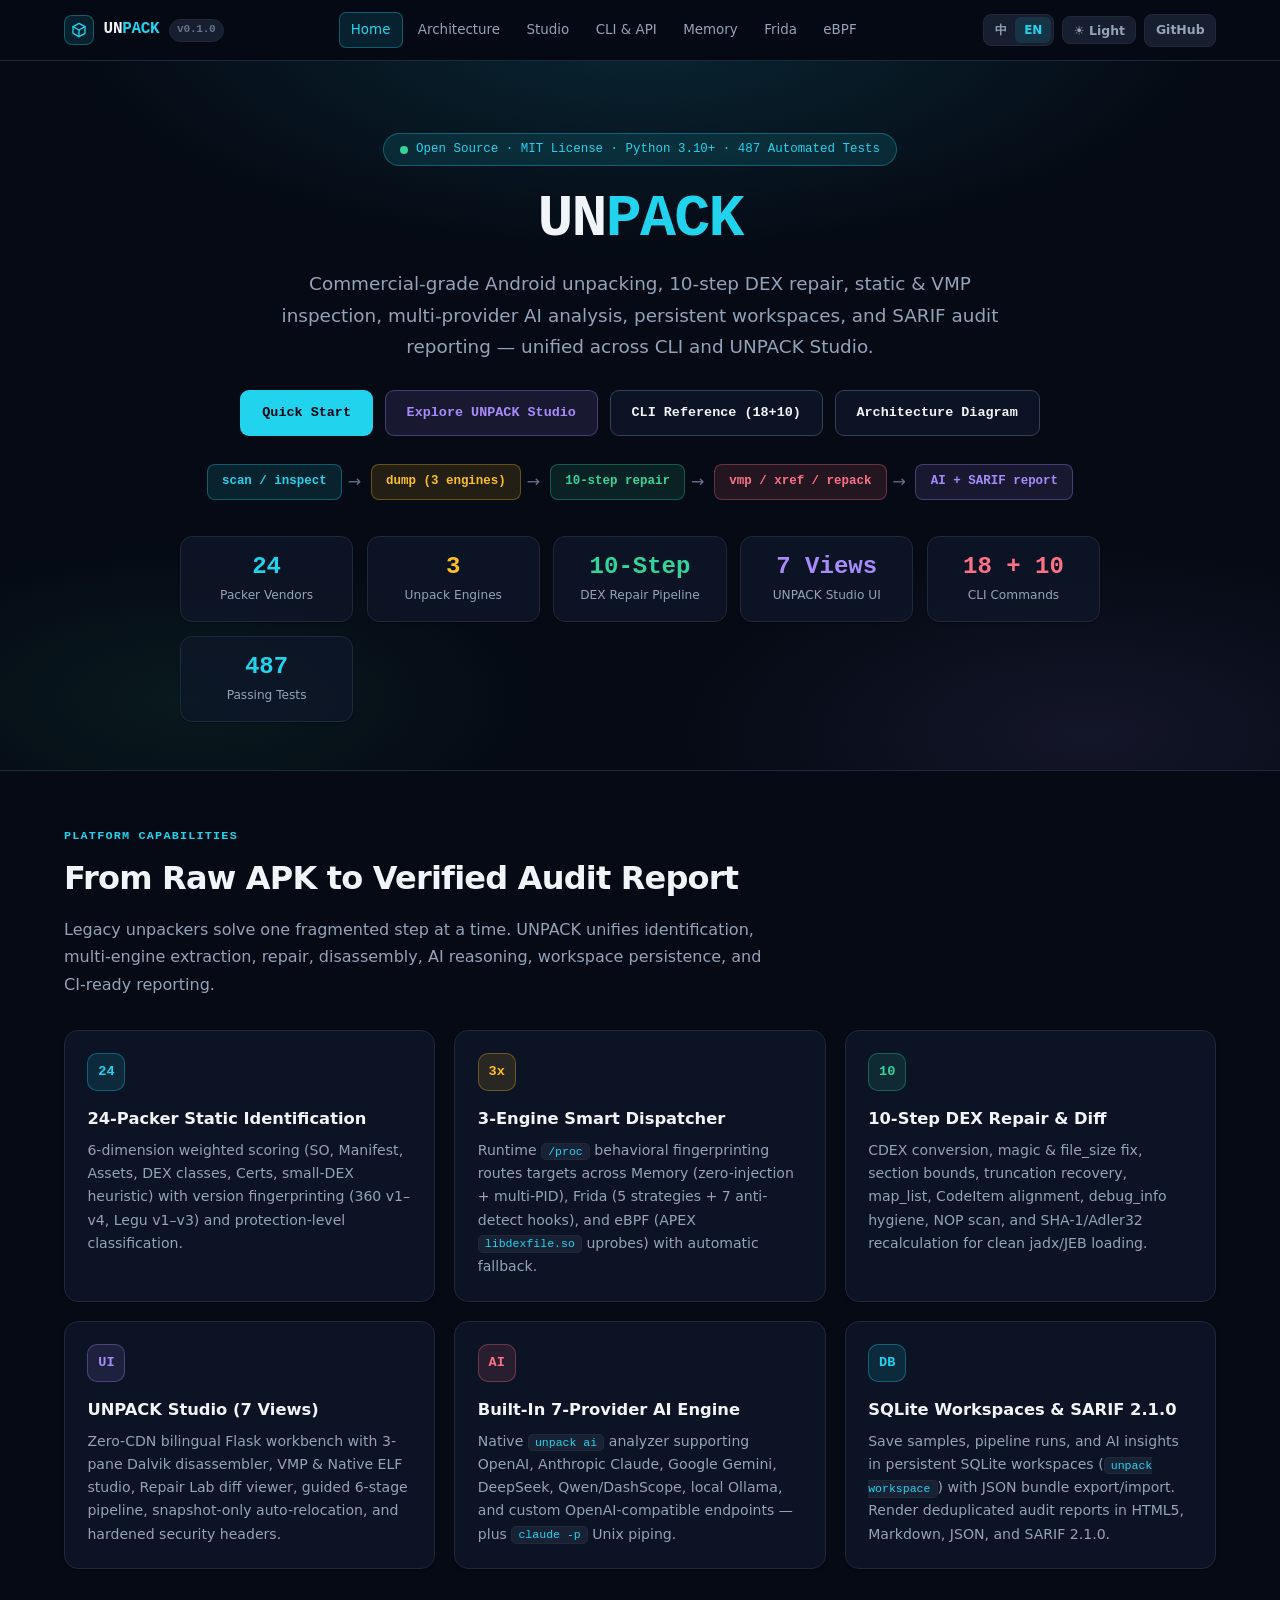
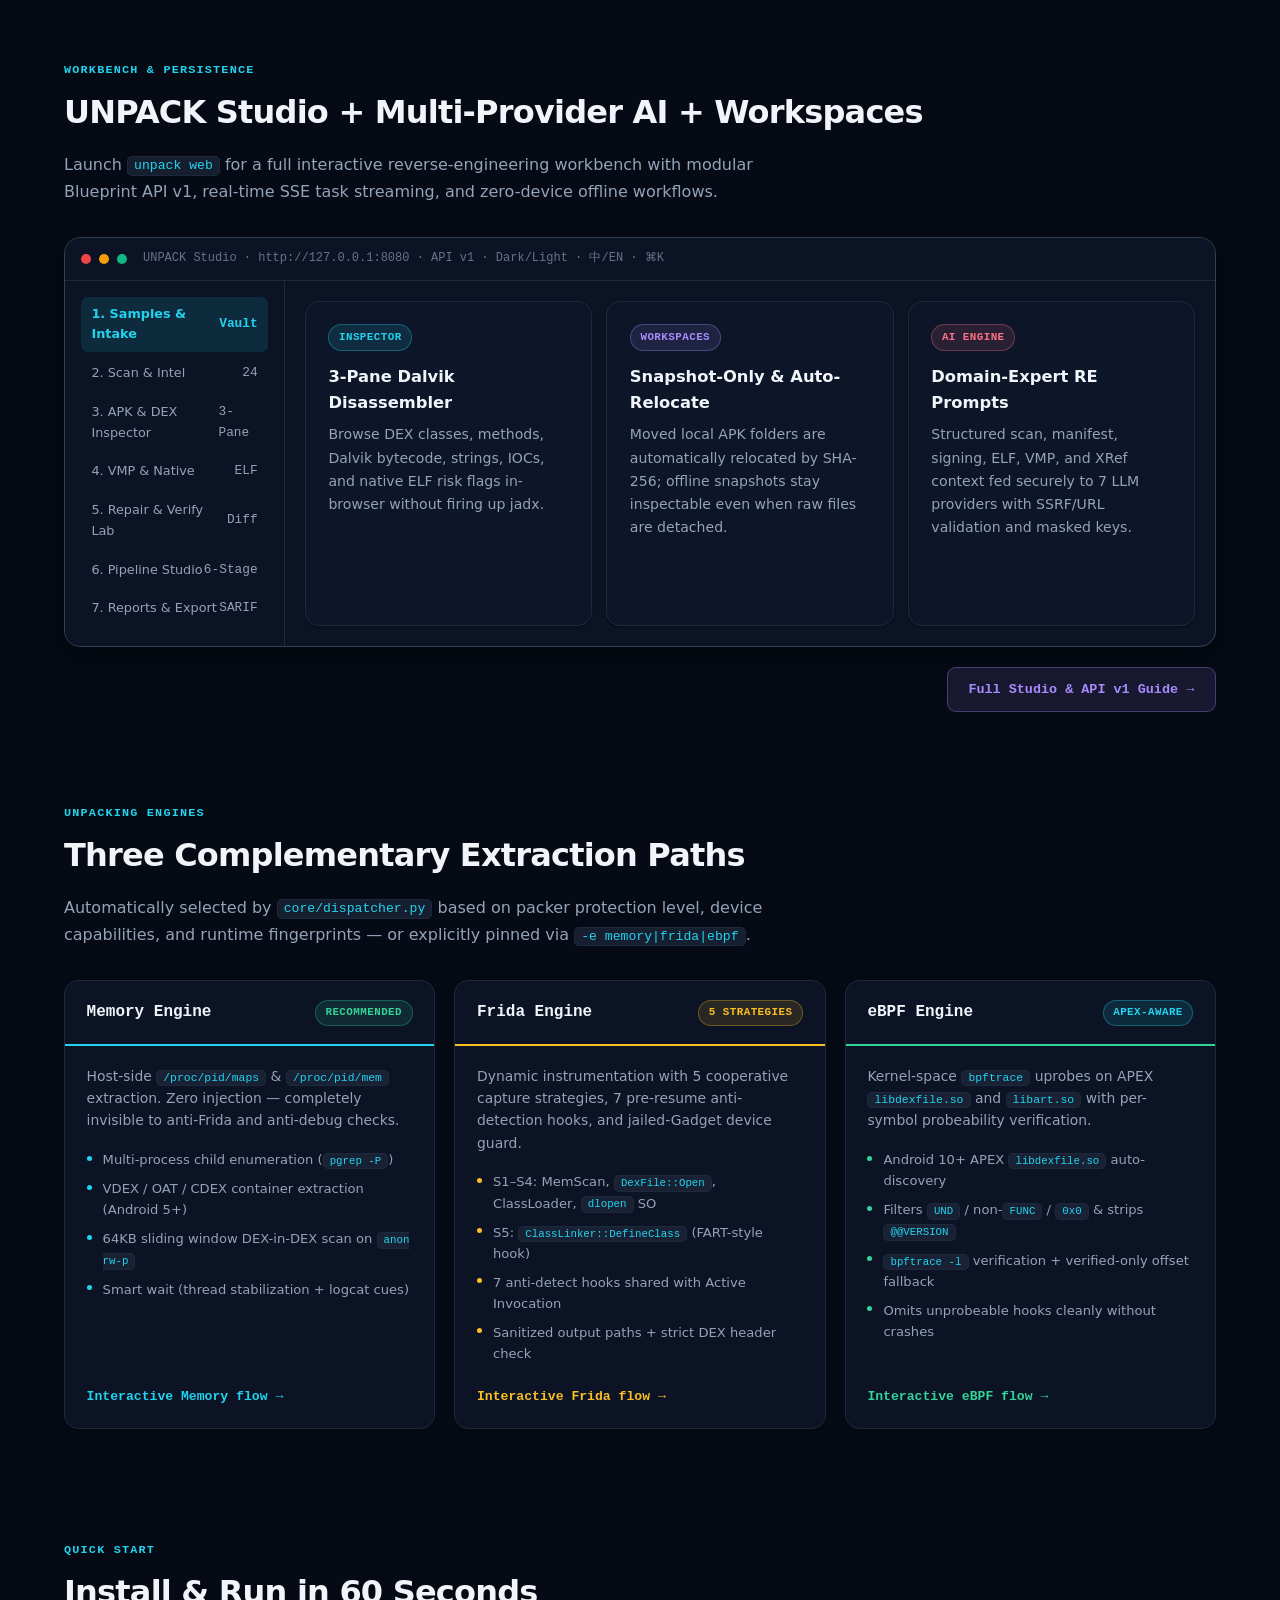
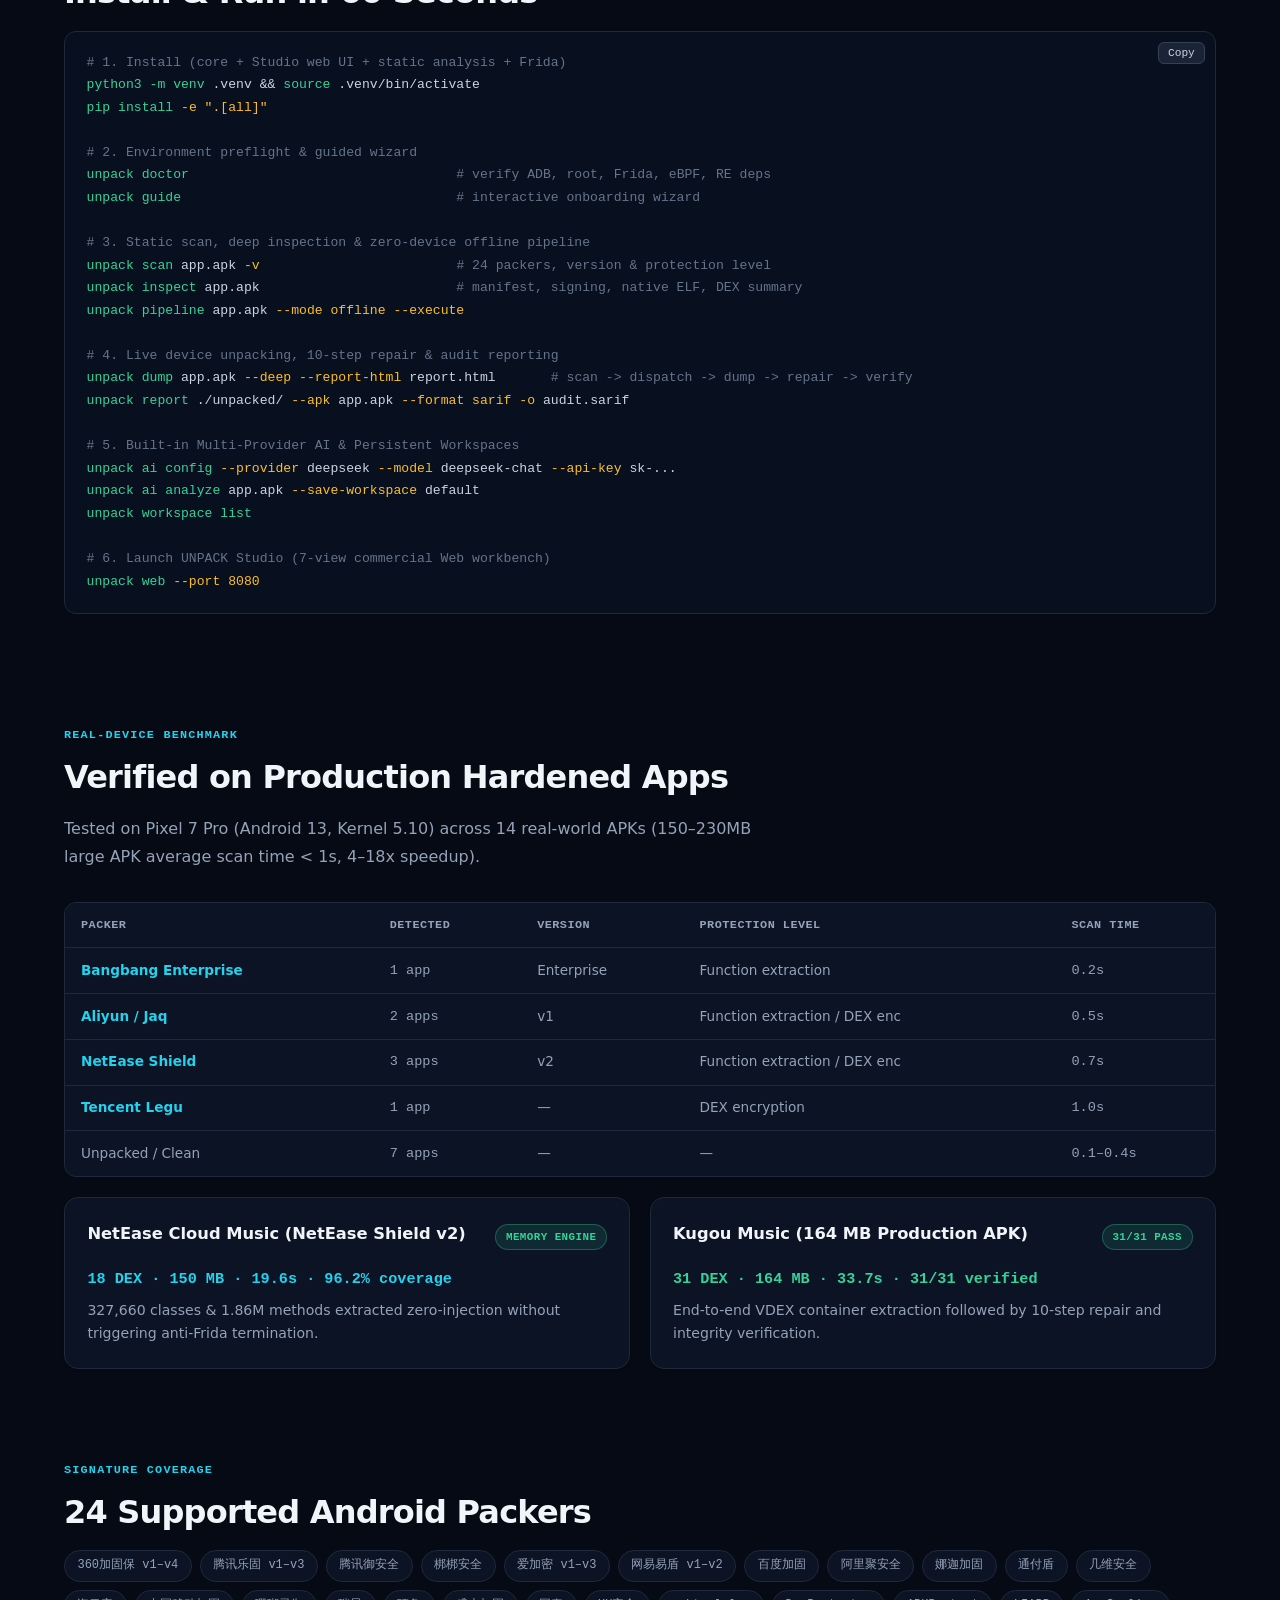
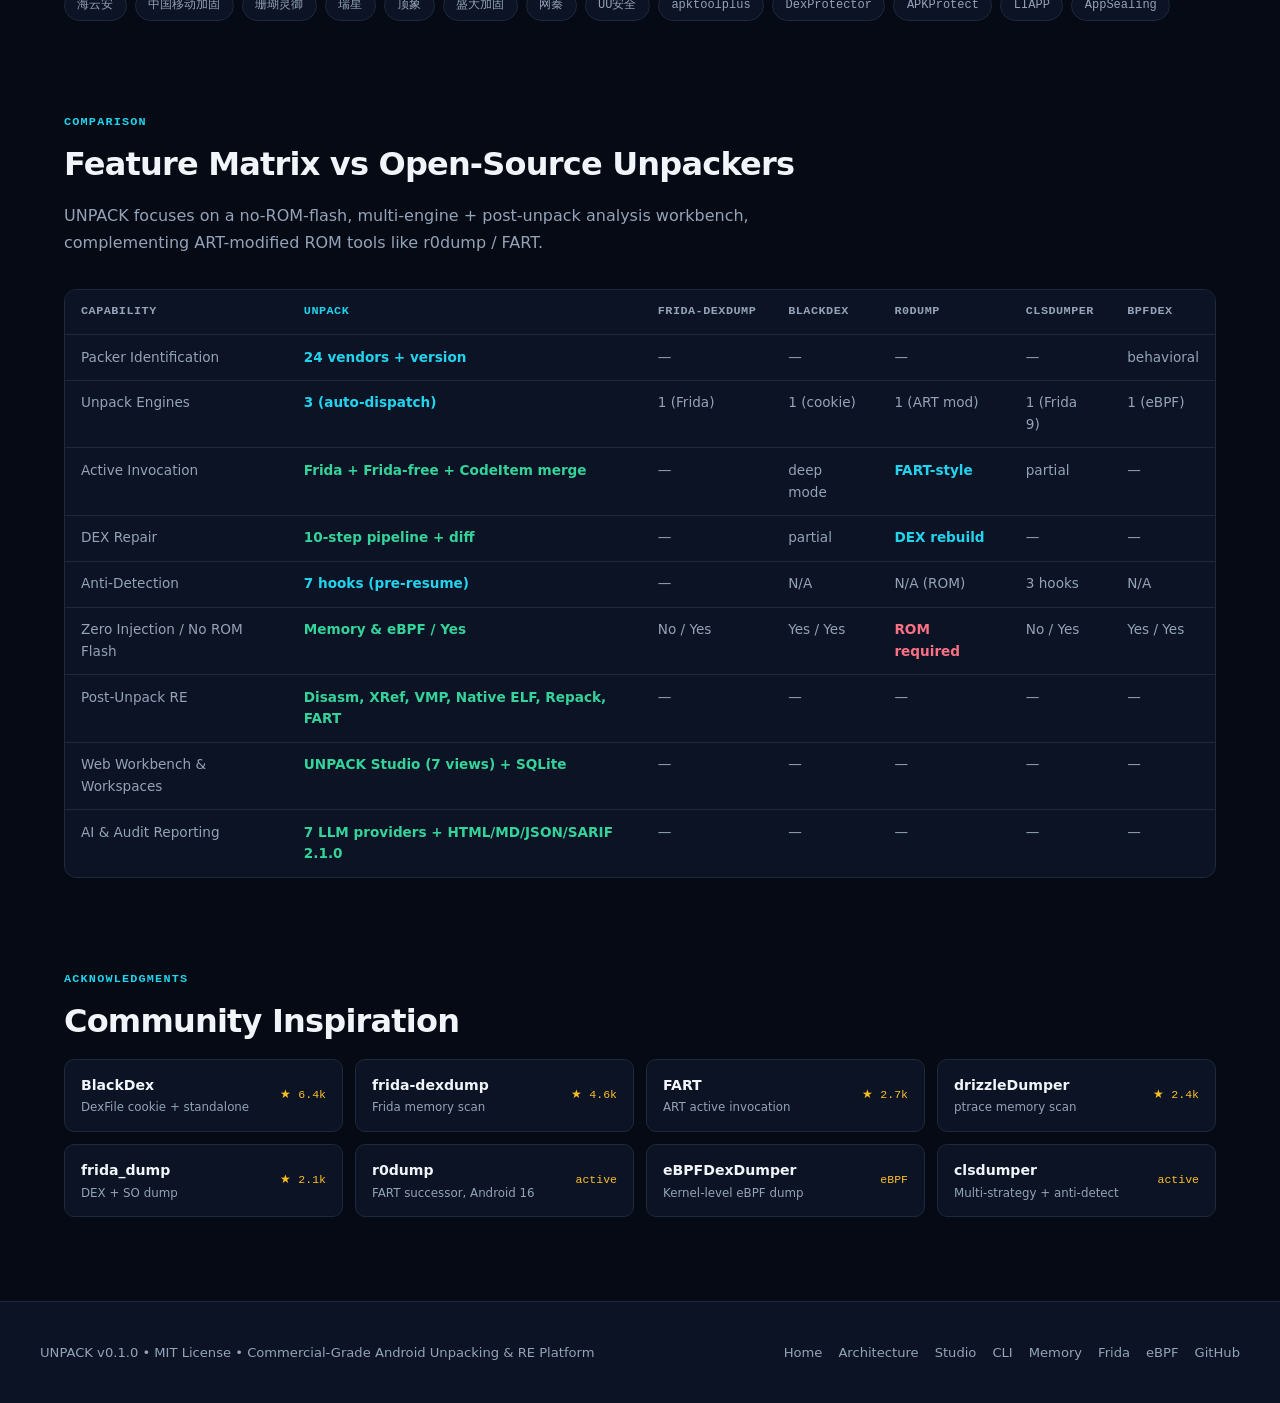
<file: docs/index.html>
<!DOCTYPE html>
<html lang="en" data-theme="dark" data-lang="en" data-title-en="UNPACK — Commercial-Grade Android Unpacking &amp; RE Platform" data-title-zh="UNPACK — 商业级 Android 脱壳与逆向分析平台">
<head>
  <meta charset="UTF-8">
  <meta name="viewport" content="width=device-width, initial-scale=1.0">
  <title>UNPACK — Commercial-Grade Android Unpacking &amp; RE Platform</title>
  <meta name="description" content="End-to-end Android unpacking, 10-step DEX repair, 24-vendor packer detection, UNPACK Studio Web Workbench, built-in multi-provider AI analyzer, persistent SQLite workspaces, and SARIF 2.1.0 audit reporting.">
  <meta property="og:title" content="UNPACK — Android Unpacking &amp; Security Analysis Platform">
  <meta property="og:description" content="3-Engine Auto-Dispatch (Memory/Frida/eBPF), 10-Step DEX Repair, UNPACK Studio 7-View Workbench, Multi-Provider AI Engine, SQLite Workspaces, and 18+ CLI Commands.">
  <meta property="og:type" content="website">
  <link rel="icon" type="image/svg+xml" href="data:image/svg+xml,%3Csvg xmlns='http://www.w3.org/2000/svg' viewBox='0 0 24 24' fill='none' stroke='%2322d3ee' stroke-width='2' stroke-linecap='round' stroke-linejoin='round'%3E%3Cpath d='M12 2L3 7v10l9 5 9-5V7l-9-5z'/%3E%3Cpath d='M12 22V12'/%3E%3Cpath d='M3 7l9 5 9-5'/%3E%3C/svg%3E">
  <link rel="stylesheet" href="assets/site.css">
</head>
<body>
  <a class="skip-link" href="#main-content">Skip to content</a>

  <header class="site-nav">
    <div class="nav-inner">
      <a class="nav-brand" href="index.html">
        <span class="brand-mark" aria-hidden="true">
          <svg width="16" height="16" viewBox="0 0 24 24" fill="none" stroke="currentColor" stroke-width="2" stroke-linecap="round" stroke-linejoin="round"><path d="M12 2L3 7v10l9 5 9-5V7l-9-5z"/><path d="M12 22V12"/><path d="M3 7l9 5 9-5"/></svg>
        </span>
        <span class="brand-word">UN<span>PACK</span></span>
        <span class="brand-ver mono">v0.1.0</span>
      </a>
      <nav class="nav-links" aria-label="Main navigation">
        <a href="index.html" class="active"><span class="lang-en">Home</span><span class="lang-zh">首页</span></a>
        <a href="architecture.html"><span class="lang-en">Architecture</span><span class="lang-zh">架构</span></a>
        <a href="studio.html"><span class="lang-en">Studio</span><span class="lang-zh">工作台</span></a>
        <a href="cli.html"><span class="lang-en">CLI &amp; API</span><span class="lang-zh">命令行</span></a>
        <a href="engine-memory.html">Memory</a>
        <a href="engine-frida.html">Frida</a>
        <a href="engine-ebpf.html">eBPF</a>
      </nav>
      <div class="nav-controls">
        <div class="seg-toggle" role="group" aria-label="Language">
          <button type="button" class="seg-btn" data-set-lang="zh">中</button>
          <button type="button" class="seg-btn active" data-set-lang="en">EN</button>
        </div>
        <button type="button" class="icon-btn" data-theme-toggle aria-label="Toggle theme">☀ Light</button>
        <a class="icon-btn" href="https://github.com/overkazaf/unpack" target="_blank" rel="noopener">GitHub</a>
        <button type="button" class="icon-btn nav-burger" data-nav-burger aria-label="Toggle menu" aria-expanded="false">☰</button>
      </div>
    </div>
    <div class="mobile-drawer" id="mobileDrawer">
      <div class="mobile-drawer-links">
        <a href="index.html" class="active"><span class="lang-en">Home</span><span class="lang-zh">首页</span></a>
        <a href="architecture.html"><span class="lang-en">Architecture</span><span class="lang-zh">架构图</span></a>
        <a href="studio.html"><span class="lang-en">UNPACK Studio</span><span class="lang-zh">Web 工作台</span></a>
        <a href="cli.html"><span class="lang-en">CLI Reference</span><span class="lang-zh">CLI 参考</span></a>
        <a href="engine-memory.html">Memory Engine</a>
        <a href="engine-frida.html">Frida Engine</a>
        <a href="engine-ebpf.html">eBPF Engine</a>
        <a href="https://github.com/overkazaf/unpack" target="_blank" rel="noopener">GitHub Repo</a>
      </div>
    </div>
  </header>

  <main id="main-content">
    <!-- Hero -->
    <section class="hero">
      <div class="hero-inner">
        <div class="hero-badge">
          <span class="pulse-dot"></span>
          <span class="lang-en">Open Source · MIT License · Python 3.10+ · 487 Automated Tests</span>
          <span class="lang-zh">开源项目 · MIT 协议 · Python 3.10+ · 487 项自动化测试</span>
        </div>
        <h1>UN<span>PACK</span></h1>
        <p class="hero-lead lang-en">
          Commercial-grade Android unpacking, 10-step DEX repair, static &amp; VMP inspection, multi-provider AI analysis, persistent workspaces, and SARIF audit reporting — unified across CLI and UNPACK Studio.
        </p>
        <p class="hero-lead lang-zh">
          商业级 Android 脱壳与逆向分析平台 —— 集 24 家壳识别、三引擎自动调度、10 步 DEX 修复、VMP/ELF/DEX 深度检视、UNPACK Studio 工作台、内置多模型 AI 引擎、持久化工作区与 SARIF 审计报告于一体。
        </p>
        <div class="hero-actions">
          <a href="#quickstart" class="btn btn-primary">
            <span class="lang-en">Quick Start</span>
            <span class="lang-zh">快速开始</span>
          </a>
          <a href="studio.html" class="btn btn-secondary">
            <span class="lang-en">Explore UNPACK Studio</span>
            <span class="lang-zh">探索 UNPACK Studio</span>
          </a>
          <a href="cli.html" class="btn btn-ghost">
            <span class="lang-en">CLI Reference (18+10)</span>
            <span class="lang-zh">CLI 命令参考 (18+10)</span>
          </a>
          <a href="architecture.html" class="btn btn-ghost">
            <span class="lang-en">Architecture Diagram</span>
            <span class="lang-zh">交互式架构图</span>
          </a>
        </div>

        <!-- Pipeline flow -->
        <div class="pipeline" aria-label="Core pipeline">
          <div class="pipe-step"><span class="pipe-box pipe-cyan">scan / inspect</span><span class="pipe-arrow">&rarr;</span></div>
          <div class="pipe-step"><span class="pipe-box pipe-amber">dump (3 engines)</span><span class="pipe-arrow">&rarr;</span></div>
          <div class="pipe-step"><span class="pipe-box pipe-emerald">10-step repair</span><span class="pipe-arrow">&rarr;</span></div>
          <div class="pipe-step"><span class="pipe-box pipe-rose">vmp / xref / repack</span><span class="pipe-arrow">&rarr;</span></div>
          <div class="pipe-step"><span class="pipe-box pipe-violet">AI + SARIF report</span></div>
        </div>

        <!-- Key Metrics -->
        <div class="metrics-strip">
          <div class="metric-box">
            <div class="metric-val cyan">24</div>
            <div class="metric-lbl"><span class="lang-en">Packer Vendors</span><span class="lang-zh">支持加固厂商</span></div>
          </div>
          <div class="metric-box">
            <div class="metric-val amber">3</div>
            <div class="metric-lbl"><span class="lang-en">Unpack Engines</span><span class="lang-zh">自动调度引擎</span></div>
          </div>
          <div class="metric-box">
            <div class="metric-val emerald">10-Step</div>
            <div class="metric-lbl"><span class="lang-en">DEX Repair Pipeline</span><span class="lang-zh">DEX 修复流水线</span></div>
          </div>
          <div class="metric-box">
            <div class="metric-val violet">7 Views</div>
            <div class="metric-lbl"><span class="lang-en">UNPACK Studio UI</span><span class="lang-zh">Studio 商业工作台</span></div>
          </div>
          <div class="metric-box">
            <div class="metric-val rose">18 + 10</div>
            <div class="metric-lbl"><span class="lang-en">CLI Commands</span><span class="lang-zh">CLI 命令与子组</span></div>
          </div>
          <div class="metric-box">
            <div class="metric-val cyan">487</div>
            <div class="metric-lbl"><span class="lang-en">Passing Tests</span><span class="lang-zh">自动化测试通过</span></div>
          </div>
        </div>
      </div>
    </section>

    <!-- Core Capabilities -->
    <section class="section">
      <div class="section-label"><span class="lang-en">Platform Capabilities</span><span class="lang-zh">核心能力</span></div>
      <h2><span class="lang-en">From Raw APK to Verified Audit Report</span><span class="lang-zh">从原始 APK 到可验证审计报告的全链路闭环</span></h2>
      <p class="section-desc">
        <span class="lang-en">Legacy unpackers solve one fragmented step at a time. UNPACK unifies identification, multi-engine extraction, repair, disassembly, AI reasoning, workspace persistence, and CI-ready reporting.</span>
        <span class="lang-zh">传统脱壳工具往往各自为战且“dump 完即丢”。UNPACK 将壳识别、多引擎提取、10 步修复、反汇编分析、内置 AI 研判、持久化工作区与企业级审计报告打通为一条数据驱动流水线。</span>
      </p>

      <div class="grid-3">
        <article class="card">
          <div class="feature-icon fi-cyan">24</div>
          <h3><span class="lang-en">24-Packer Static Identification</span><span class="lang-zh">24 家壳厂商自动识别</span></h3>
          <p class="lang-en">6-dimension weighted scoring (SO, Manifest, Assets, DEX classes, Certs, small-DEX heuristic) with version fingerprinting (360 v1–v4, Legu v1–v3) and protection-level classification.</p>
          <p class="lang-zh">6 维加权评分（SO、Manifest、Assets、DEX 类名、证书、小 DEX 启发式），支持版本识别（360 v1–v4、腾讯乐固 v1–v3）及 DEX/函数抽取/VMP/DEX2C 保护等级判定。</p>
        </article>

        <article class="card accent-amber">
          <div class="feature-icon fi-amber">3x</div>
          <h3><span class="lang-en">3-Engine Smart Dispatcher</span><span class="lang-zh">三引擎智能路由调度</span></h3>
          <p class="lang-en">Runtime <code>/proc</code> behavioral fingerprinting routes targets across Memory (zero-injection + multi-PID), Frida (5 strategies + 7 anti-detect hooks), and eBPF (APEX <code>libdexfile.so</code> uprobes) with automatic fallback.</p>
          <p class="lang-zh">基于保护等级与运行时行为指纹在 Memory（零注入 + 多进程）、Frida（5 策略 + 7 项反检测）与 eBPF（APEX <code>libdexfile.so</code> 内核探针）之间自动调度并支持失败降级。</p>
        </article>

        <article class="card accent-emerald">
          <div class="feature-icon fi-emerald">10</div>
          <h3><span class="lang-en">10-Step DEX Repair &amp; Diff</span><span class="lang-zh">10 步 DEX 修复与差异对比</span></h3>
          <p class="lang-en">CDEX conversion, magic &amp; file_size fix, section bounds, truncation recovery, map_list, CodeItem alignment, debug_info hygiene, NOP scan, and SHA-1/Adler32 recalculation for clean jadx/JEB loading.</p>
          <p class="lang-zh">自动完成 CDEX 转换、Magic/Size 修正、Section 越界清零、截断恢复、Map/Alignment/debug_info 校验、NOP 标记与 SHA-1/Adler32 重算，直接兼容 jadx / JEB / baksmali。</p>
        </article>

        <article class="card accent-violet">
          <div class="feature-icon fi-violet">UI</div>
          <h3><span class="lang-en">UNPACK Studio (7 Views)</span><span class="lang-zh">UNPACK Studio 商业工作台</span></h3>
          <p class="lang-en">Zero-CDN bilingual Flask workbench with 3-pane Dalvik disassembler, VMP &amp; Native ELF studio, Repair Lab diff viewer, guided 6-stage pipeline, snapshot-only auto-relocation, and hardened security headers.</p>
          <p class="lang-zh">零外部 CDN 依赖的中英双语 Web 工作台：内建三栏 Dalvik 反汇编器、VMP/Native 工作室、修复差异实验室、6 阶段向导流水线、快照模式 SHA-256 自动重定位与安全响应头加固。</p>
        </article>

        <article class="card accent-rose">
          <div class="feature-icon fi-rose">AI</div>
          <h3><span class="lang-en">Built-In 7-Provider AI Engine</span><span class="lang-zh">内置 7 大模型 AI 逆向引擎</span></h3>
          <p class="lang-en">Native <code>unpack ai</code> analyzer supporting OpenAI, Anthropic Claude, Google Gemini, DeepSeek, Qwen/DashScope, local Ollama, and custom OpenAI-compatible endpoints — plus <code>claude -p</code> Unix piping.</p>
          <p class="lang-zh">内置 <code>unpack ai</code> 支持 OpenAI、Anthropic Claude、Google Gemini、DeepSeek、通义千问、本地 Ollama 与自定义 OpenAI 兼容端点，同时保留 <code>claude -p</code> 管道集成能力。</p>
        </article>

        <article class="card">
          <div class="feature-icon fi-cyan">DB</div>
          <h3><span class="lang-en">SQLite Workspaces &amp; SARIF 2.1.0</span><span class="lang-zh">持久化工作区与 SARIF 报告</span></h3>
          <p class="lang-en">Save samples, pipeline runs, and AI insights in persistent SQLite workspaces (<code>unpack workspace</code>) with JSON bundle export/import. Render deduplicated audit reports in HTML5, Markdown, JSON, and SARIF 2.1.0.</p>
          <p class="lang-zh">通过 SQLite 工作区（<code>unpack workspace</code>）持久化保存样本、流水线记录与 AI 研判结果并支持 JSON 打包迁移；一键生成去重后的 HTML5 / Markdown / JSON / SARIF 2.1.0 审计报告。</p>
        </article>
      </div>
    </section>

    <!-- Studio & AI Spotlight -->
    <section class="section section-tight">
      <div class="section-label"><span class="lang-en">Workbench &amp; Persistence</span><span class="lang-zh">商业级工作台</span></div>
      <h2><span class="lang-en">UNPACK Studio + Multi-Provider AI + Workspaces</span><span class="lang-zh">UNPACK Studio · 多模型 AI · SQLite 工作区</span></h2>
      <p class="section-desc">
        <span class="lang-en">Launch <code>unpack web</code> for a full interactive reverse-engineering workbench with modular Blueprint API v1, real-time SSE task streaming, and zero-device offline workflows.</span>
        <span class="lang-zh">执行 <code>unpack web</code> 启动完整交互式逆向工作台，采用模块化 Blueprint API v1、实时 SSE 任务流，并支持无真机离线深度分析。</span>
      </p>

      <div class="studio-showcase">
        <div class="studio-chrome">
          <span class="chrome-dot r"></span>
          <span class="chrome-dot y"></span>
          <span class="chrome-dot g"></span>
          <span style="margin-left:0.5rem;">UNPACK Studio · http://127.0.0.1:8080 · API v1 · Dark/Light · 中/EN · ⌘K</span>
        </div>
        <div class="studio-grid">
          <div class="studio-rail">
            <div class="studio-rail-item active"><span>1. Samples &amp; Intake</span><span class="mono">Vault</span></div>
            <div class="studio-rail-item"><span>2. Scan &amp; Intel</span><span class="mono">24</span></div>
            <div class="studio-rail-item"><span>3. APK &amp; DEX Inspector</span><span class="mono">3-Pane</span></div>
            <div class="studio-rail-item"><span>4. VMP &amp; Native</span><span class="mono">ELF</span></div>
            <div class="studio-rail-item"><span>5. Repair &amp; Verify Lab</span><span class="mono">Diff</span></div>
            <div class="studio-rail-item"><span>6. Pipeline Studio</span><span class="mono">6-Stage</span></div>
            <div class="studio-rail-item"><span>7. Reports &amp; Export</span><span class="mono">SARIF</span></div>
          </div>
          <div class="studio-pane">
            <div class="card">
              <div class="card-header"><span class="badge badge-cyan">INSPECTOR</span></div>
              <h3><span class="lang-en">3-Pane Dalvik Disassembler</span><span class="lang-zh">三栏 Dalvik 反汇编浏览器</span></h3>
              <p class="lang-en">Browse DEX classes, methods, Dalvik bytecode, strings, IOCs, and native ELF risk flags in-browser without firing up jadx.</p>
              <p class="lang-zh">无需启动 jadx，直接在浏览器检视 DEX 类树、方法反汇编指令、字符串 IOC 与原生 ELF 安全特征。</p>
            </div>
            <div class="card">
              <div class="card-header"><span class="badge badge-violet">WORKSPACES</span></div>
              <h3><span class="lang-en">Snapshot-Only &amp; Auto-Relocate</span><span class="lang-zh">快照容错与 SHA-256 自动重定位</span></h3>
              <p class="lang-en">Moved local APK folders are automatically relocated by SHA-256; offline snapshots stay inspectable even when raw files are detached.</p>
              <p class="lang-zh">样本目录迁移后自动按 SHA-256 重定位；源文件离线时依然可浏览历史快照与审计报告。</p>
            </div>
            <div class="card">
              <div class="card-header"><span class="badge badge-rose">AI ENGINE</span></div>
              <h3><span class="lang-en">Domain-Expert RE Prompts</span><span class="lang-zh">领域专家级 AI 逆向分析</span></h3>
              <p class="lang-en">Structured scan, manifest, signing, ELF, VMP, and XRef context fed securely to 7 LLM providers with SSRF/URL validation and masked keys.</p>
              <p class="lang-zh">自动聚合壳特征、Manifest、签名、ELF、VMP 与 XRef 上下文发送至 7 大模型服务，支持安全 URL 校验与密钥脱敏。</p>
            </div>
          </div>
        </div>
      </div>

      <div style="margin-top:1.25rem; text-align:right;">
        <a href="studio.html" class="btn btn-secondary">
          <span class="lang-en">Full Studio &amp; API v1 Guide &rarr;</span>
          <span class="lang-zh">查看 Studio 与 API v1 详解 &rarr;</span>
        </a>
      </div>
    </section>

    <!-- 3 Engines -->
    <section class="section">
      <div class="section-label"><span class="lang-en">Unpacking Engines</span><span class="lang-zh">三大脱壳引擎</span></div>
      <h2><span class="lang-en">Three Complementary Extraction Paths</span><span class="lang-zh">三种互补的运行时提取路线</span></h2>
      <p class="section-desc">
        <span class="lang-en">Automatically selected by <code>core/dispatcher.py</code> based on packer protection level, device capabilities, and runtime fingerprints — or explicitly pinned via <code>-e memory|frida|ebpf</code>.</span>
        <span class="lang-zh">由 <code>core/dispatcher.py</code> 依据保护等级、设备能力与运行时指纹自动路由，也可通过 <code>-e memory|frida|ebpf</code> 手动指定。</span>
      </p>

      <div class="grid-3">
        <div class="engine-card e-memory">
          <div class="engine-card-head">
            <h3>Memory Engine</h3>
            <span class="badge badge-emerald">RECOMMENDED</span>
          </div>
          <div class="engine-card-body">
            <p class="lang-en">Host-side <code>/proc/pid/maps</code> &amp; <code>/proc/pid/mem</code> extraction. Zero injection — completely invisible to anti-Frida and anti-debug checks.</p>
            <p class="lang-zh">Host 侧解析 <code>/proc/pid/maps</code> 并直读 <code>/proc/pid/mem</code>，零注入进程，对 anti-Frida / anti-debug 完全免疫。</p>
            <ul>
              <li><span class="lang-en">Multi-process child enumeration (<code>pgrep -P</code>)</span><span class="lang-zh">多进程子进程枚举（<code>pgrep -P</code>）</span></li>
              <li><span class="lang-en">VDEX / OAT / CDEX container extraction (Android 5+)</span><span class="lang-zh">VDEX / OAT / CDEX 容器感知（Android 5+）</span></li>
              <li><span class="lang-en">64KB sliding window DEX-in-DEX scan on <code>anon rw-p</code></span><span class="lang-zh">匿名 <code>rw-p</code> 区域 64KB 滑动窗口扫描 DEX-in-DEX</span></li>
              <li><span class="lang-en">Smart wait (thread stabilization + logcat cues)</span><span class="lang-zh">智能等待（线程稳定化 + logcat 关键词检测）</span></li>
            </ul>
            <a href="engine-memory.html" class="engine-link">
              <span class="lang-en">Interactive Memory flow &rarr;</span>
              <span class="lang-zh">查看 Memory 引擎流程图 &rarr;</span>
            </a>
          </div>
        </div>

        <div class="engine-card e-frida">
          <div class="engine-card-head">
            <h3>Frida Engine</h3>
            <span class="badge badge-amber">5 STRATEGIES</span>
          </div>
          <div class="engine-card-body">
            <p class="lang-en">Dynamic instrumentation with 5 cooperative capture strategies, 7 pre-resume anti-detection hooks, and jailed-Gadget device guard.</p>
            <p class="lang-zh">基于 Frida DBI 的五策略协同捕获体系，内置 7 项 resume 前同步生效的反检测绕过与越狱/Gadget USB 设备预检。</p>
            <ul>
              <li><span class="lang-en">S1–S4: MemScan, <code>DexFile::Open</code>, ClassLoader, <code>dlopen</code> SO</span><span class="lang-zh">S1–S4：内存扫描、<code>DexFile::Open</code>、ClassLoader、SO dump</span></li>
              <li><span class="lang-en">S5: <code>ClassLinker::DefineClass</code> (FART-style hook)</span><span class="lang-zh">S5：<code>ClassLinker::DefineClass</code>（FART 风格类注册捕获）</span></li>
              <li><span class="lang-en">7 anti-detect hooks shared with Active Invocation</span><span class="lang-zh">与主动调用共享 7 项统一反检测模块</span></li>
              <li><span class="lang-en">Sanitized output paths + strict DEX header check</span><span class="lang-zh">安全路径清洗 + 严格 DEX 头部校验</span></li>
            </ul>
            <a href="engine-frida.html" class="engine-link" style="color:var(--amber);">
              <span class="lang-en">Interactive Frida flow &rarr;</span>
              <span class="lang-zh">查看 Frida 引擎流程图 &rarr;</span>
            </a>
          </div>
        </div>

        <div class="engine-card e-ebpf">
          <div class="engine-card-head">
            <h3>eBPF Engine</h3>
            <span class="badge badge-cyan">APEX-AWARE</span>
          </div>
          <div class="engine-card-body">
            <p class="lang-en">Kernel-space <code>bpftrace</code> uprobes on APEX <code>libdexfile.so</code> and <code>libart.so</code> with per-symbol probeability verification.</p>
            <p class="lang-zh">内核态 <code>bpftrace</code> uprobe 挂钩 Android 10+ APEX <code>libdexfile.so</code> 与 <code>libart.so</code>，逐符号验证可探测性。</p>
            <ul>
              <li><span class="lang-en">Android 10+ APEX <code>libdexfile.so</code> auto-discovery</span><span class="lang-zh">Android 10+ APEX <code>libdexfile.so</code> 自动发现</span></li>
              <li><span class="lang-en">Filters <code>UND</code> / non-<code>FUNC</code> / <code>0x0</code> &amp; strips <code>@@VERSION</code></span><span class="lang-zh">过滤 <code>UND</code>/非 <code>FUNC</code>/<code>0x0</code> 符号并清理 <code>@@VERSION</code></span></li>
              <li><span class="lang-en"><code>bpftrace -l</code> verification + verified-only offset fallback</span><span class="lang-zh"><code>bpftrace -l</code> 逐项验证 + 安全偏移量回退</span></li>
              <li><span class="lang-en">Omits unprobeable hooks cleanly without crashes</span><span class="lang-zh">自动剔除不可探测钩子，避免脚本挂载失败</span></li>
            </ul>
            <a href="engine-ebpf.html" class="engine-link" style="color:var(--emerald);">
              <span class="lang-en">Interactive eBPF flow &rarr;</span>
              <span class="lang-zh">查看 eBPF 引擎流程图 &rarr;</span>
            </a>
          </div>
        </div>
      </div>
    </section>

    <!-- Quick Start -->
    <section class="section" id="quickstart">
      <div class="section-label"><span class="lang-en">Quick Start</span><span class="lang-zh">快速上手</span></div>
      <h2><span class="lang-en">Install &amp; Run in 60 Seconds</span><span class="lang-zh">60 秒完成安装与全流程运行</span></h2>
      <div class="code-block"><pre><span class="comment"># 1. Install (core + Studio web UI + static analysis + Frida)</span>
<span class="cmd">python3 -m venv</span> .venv &amp;&amp; <span class="cmd">source</span> .venv/bin/activate
<span class="cmd">pip install</span> <span class="flag">-e ".[all]"</span>

<span class="comment"># 2. Environment preflight &amp; guided wizard</span>
<span class="cmd">unpack doctor</span>                                  <span class="comment"># verify ADB, root, Frida, eBPF, RE deps</span>
<span class="cmd">unpack guide</span>                                   <span class="comment"># interactive onboarding wizard</span>

<span class="comment"># 3. Static scan, deep inspection &amp; zero-device offline pipeline</span>
<span class="cmd">unpack scan</span> app.apk <span class="flag">-v</span>                         <span class="comment"># 24 packers, version &amp; protection level</span>
<span class="cmd">unpack inspect</span> app.apk                         <span class="comment"># manifest, signing, native ELF, DEX summary</span>
<span class="cmd">unpack pipeline</span> app.apk <span class="flag">--mode offline --execute</span>

<span class="comment"># 4. Live device unpacking, 10-step repair &amp; audit reporting</span>
<span class="cmd">unpack dump</span> app.apk <span class="flag">--deep --report-html</span> report.html       <span class="comment"># scan -&gt; dispatch -&gt; dump -&gt; repair -&gt; verify</span>
<span class="cmd">unpack report</span> ./unpacked/ <span class="flag">--apk</span> app.apk <span class="flag">--format sarif -o</span> audit.sarif

<span class="comment"># 5. Built-in Multi-Provider AI &amp; Persistent Workspaces</span>
<span class="cmd">unpack ai config</span> <span class="flag">--provider</span> deepseek <span class="flag">--model</span> deepseek-chat <span class="flag">--api-key</span> sk-...
<span class="cmd">unpack ai analyze</span> app.apk <span class="flag">--save-workspace</span> default
<span class="cmd">unpack workspace list</span>

<span class="comment"># 6. Launch UNPACK Studio (7-view commercial Web workbench)</span>
<span class="cmd">unpack web</span> <span class="flag">--port 8080</span></pre>
      </div>
    </section>

    <!-- Benchmark -->
    <section class="section">
      <div class="section-label"><span class="lang-en">Real-Device Benchmark</span><span class="lang-zh">真机实测数据</span></div>
      <h2><span class="lang-en">Verified on Production Hardened Apps</span><span class="lang-zh">真机环境与大型商业加固样本验证</span></h2>
      <p class="section-desc">
        <span class="lang-en">Tested on Pixel 7 Pro (Android 13, Kernel 5.10) across 14 real-world APKs (150–230MB large APK average scan time &lt; 1s, 4–18x speedup).</span>
        <span class="lang-zh">在 Pixel 7 Pro（Android 13, Kernel 5.10）上对 14 款真实商业 App 完成扫描与脱壳验证；150–230MB 大型 APK 平均扫描耗时 &lt; 1s（较早期提速 4–18x）。</span>
      </p>

      <div class="table-wrap">
        <table class="data-table">
          <thead>
            <tr>
              <th><span class="lang-en">Packer</span><span class="lang-zh">加固厂商</span></th>
              <th><span class="lang-en">Detected</span><span class="lang-zh">检出样本</span></th>
              <th><span class="lang-en">Version</span><span class="lang-zh">版本识别</span></th>
              <th><span class="lang-en">Protection Level</span><span class="lang-zh">保护等级</span></th>
              <th><span class="lang-en">Scan Time</span><span class="lang-zh">扫描耗时</span></th>
            </tr>
          </thead>
          <tbody>
            <tr><td class="hl"><span class="lang-en">Bangbang Enterprise</span><span class="lang-zh">梆梆安全</span></td><td class="mono">1 app</td><td><span class="lang-en">Enterprise</span><span class="lang-zh">企业版</span></td><td><span class="lang-en">Function extraction</span><span class="lang-zh">函数抽取</span></td><td class="mono">0.2s</td></tr>
            <tr><td class="hl"><span class="lang-en">Aliyun / Jaq</span><span class="lang-zh">阿里聚安全</span></td><td class="mono">2 apps</td><td>v1</td><td><span class="lang-en">Function extraction / DEX enc</span><span class="lang-zh">函数抽取 / DEX 加密</span></td><td class="mono">0.5s</td></tr>
            <tr><td class="hl"><span class="lang-en">NetEase Shield</span><span class="lang-zh">网易易盾</span></td><td class="mono">3 apps</td><td>v2</td><td><span class="lang-en">Function extraction / DEX enc</span><span class="lang-zh">函数抽取 / DEX 加密</span></td><td class="mono">0.7s</td></tr>
            <tr><td class="hl"><span class="lang-en">Tencent Legu</span><span class="lang-zh">腾讯乐固</span></td><td class="mono">1 app</td><td>&mdash;</td><td><span class="lang-en">DEX encryption</span><span class="lang-zh">DEX 加密</span></td><td class="mono">1.0s</td></tr>
            <tr><td><span class="lang-en">Unpacked / Clean</span><span class="lang-zh">未加壳</span></td><td class="mono">7 apps</td><td>&mdash;</td><td>&mdash;</td><td class="mono">0.1–0.4s</td></tr>
          </tbody>
        </table>
      </div>

      <div class="grid-2" style="margin-top:1.25rem;">
        <div class="card">
          <div class="card-header">
            <h3><span class="lang-en">NetEase Cloud Music (NetEase Shield v2)</span><span class="lang-zh">网易云音乐（网易易盾 v2）</span></h3>
            <span class="badge badge-emerald">MEMORY ENGINE</span>
          </div>
          <p class="mono" style="color:var(--cyan); font-size:0.95rem; font-weight:700;">18 DEX · 150 MB · 19.6s · 96.2% coverage</p>
          <p style="margin-top:0.4rem;">
            <span class="lang-en">327,660 classes &amp; 1.86M methods extracted zero-injection without triggering anti-Frida termination.</span>
            <span class="lang-zh">零注入提取 327,660 个类与 186 万方法，全程无触发网易易盾 anti-Frida 强退检测。</span>
          </p>
        </div>
        <div class="card">
          <div class="card-header">
            <h3><span class="lang-en">Kugou Music (164 MB Production APK)</span><span class="lang-zh">酷狗音乐（164 MB 生产包）</span></h3>
            <span class="badge badge-emerald">31/31 PASS</span>
          </div>
          <p class="mono" style="color:var(--emerald); font-size:0.95rem; font-weight:700;">31 DEX · 164 MB · 33.7s · 31/31 verified</p>
          <p style="margin-top:0.4rem;">
            <span class="lang-en">End-to-end VDEX container extraction followed by 10-step repair and integrity verification.</span>
            <span class="lang-zh">端到端完成 VDEX 容器提取、10 步修复与完整性校验，全部 31 个 DEX 通过验证。</span>
          </p>
        </div>
      </div>
    </section>

    <!-- 24 Supported Packers -->
    <section class="section section-tight">
      <div class="section-label"><span class="lang-en">Signature Coverage</span><span class="lang-zh">特征库覆盖</span></div>
      <h2><span class="lang-en">24 Supported Android Packers</span><span class="lang-zh">支持 24 家主流加固方案</span></h2>
      <div class="tag-grid">
        <span class="packer-tag">360加固保 v1–v4</span>
        <span class="packer-tag">腾讯乐固 v1–v3</span>
        <span class="packer-tag">腾讯御安全</span>
        <span class="packer-tag">梆梆安全</span>
        <span class="packer-tag">爱加密 v1–v3</span>
        <span class="packer-tag">网易易盾 v1–v2</span>
        <span class="packer-tag">百度加固</span>
        <span class="packer-tag">阿里聚安全</span>
        <span class="packer-tag">娜迦加固</span>
        <span class="packer-tag">通付盾</span>
        <span class="packer-tag">几维安全</span>
        <span class="packer-tag">海云安</span>
        <span class="packer-tag">中国移动加固</span>
        <span class="packer-tag">珊瑚灵御</span>
        <span class="packer-tag">瑞星</span>
        <span class="packer-tag">顶象</span>
        <span class="packer-tag">盛大加固</span>
        <span class="packer-tag">网秦</span>
        <span class="packer-tag">UU安全</span>
        <span class="packer-tag">apktoolplus</span>
        <span class="packer-tag">DexProtector</span>
        <span class="packer-tag">APKProtect</span>
        <span class="packer-tag">LIAPP</span>
        <span class="packer-tag">AppSealing</span>
      </div>
    </section>

    <!-- Feature Comparison Matrix (Fixed & Complete) -->
    <section class="section">
      <div class="section-label"><span class="lang-en">Comparison</span><span class="lang-zh">生态对比</span></div>
      <h2><span class="lang-en">Feature Matrix vs Open-Source Unpackers</span><span class="lang-zh">与主流开源脱壳工具的功能矩阵对比</span></h2>
      <p class="section-desc">
        <span class="lang-en">UNPACK focuses on a no-ROM-flash, multi-engine + post-unpack analysis workbench, complementing ART-modified ROM tools like r0dump / FART.</span>
        <span class="lang-zh">UNPACK 聚焦免刷机路线下的三引擎自动化与脱壳后全栈分析工作台，与 r0dump / FART 等 ART 源码修改路线互为补充。</span>
      </p>

      <div class="table-wrap">
        <table class="data-table" style="min-width:780px;">
          <thead>
            <tr>
              <th><span class="lang-en">Capability</span><span class="lang-zh">能力项</span></th>
              <th style="color:var(--cyan);">UNPACK</th>
              <th>frida-dexdump</th>
              <th>BlackDex</th>
              <th>r0dump</th>
              <th>clsdumper</th>
              <th>BPFDex</th>
            </tr>
          </thead>
          <tbody>
            <tr>
              <td><span class="lang-en">Packer Identification</span><span class="lang-zh">壳厂商识别</span></td>
              <td class="hl"><span class="lang-en">24 vendors + version</span><span class="lang-zh">24 厂商 + 版本</span></td>
              <td>&mdash;</td><td>&mdash;</td><td>&mdash;</td><td>&mdash;</td><td>behavioral</td>
            </tr>
            <tr>
              <td><span class="lang-en">Unpack Engines</span><span class="lang-zh">脱壳引擎</span></td>
              <td class="hl"><span class="lang-en">3 (auto-dispatch)</span><span class="lang-zh">3 引擎自动调度</span></td>
              <td>1 (Frida)</td><td>1 (cookie)</td><td>1 (ART mod)</td><td>1 (Frida 9)</td><td>1 (eBPF)</td>
            </tr>
            <tr>
              <td><span class="lang-en">Active Invocation</span><span class="lang-zh">主动调用（函数抽取）</span></td>
              <td class="ok"><span class="lang-en">Frida + Frida-free + CodeItem merge</span><span class="lang-zh">Frida + 免 Frida + CodeItem 合并</span></td>
              <td>&mdash;</td><td>deep mode</td><td class="hl">FART-style</td><td>partial</td><td>&mdash;</td>
            </tr>
            <tr>
              <td><span class="lang-en">DEX Repair</span><span class="lang-zh">DEX 修复</span></td>
              <td class="ok"><span class="lang-en">10-step pipeline + diff</span><span class="lang-zh">10 步流水线 + Diff</span></td>
              <td>&mdash;</td><td>partial</td><td class="hl">DEX rebuild</td><td>&mdash;</td><td>&mdash;</td>
            </tr>
            <tr>
              <td><span class="lang-en">Anti-Detection</span><span class="lang-zh">反检测绕过</span></td>
              <td class="hl"><span class="lang-en">7 hooks (pre-resume)</span><span class="lang-zh">7 项统一绕过</span></td>
              <td>&mdash;</td><td>N/A</td><td>N/A (ROM)</td><td>3 hooks</td><td>N/A</td>
            </tr>
            <tr>
              <td><span class="lang-en">Zero Injection / No ROM Flash</span><span class="lang-zh">零注入 / 免刷机</span></td>
              <td class="ok">Memory &amp; eBPF / Yes</td>
              <td>No / Yes</td><td>Yes / Yes</td><td class="bad">ROM required</td><td>No / Yes</td><td>Yes / Yes</td>
            </tr>
            <tr>
              <td><span class="lang-en">Post-Unpack RE</span><span class="lang-zh">脱壳后分析</span></td>
              <td class="ok"><span class="lang-en">Disasm, XRef, VMP, Native ELF, Repack, FART</span><span class="lang-zh">反汇编 / XRef / VMP / ELF / 重打包 / FART</span></td>
              <td>&mdash;</td><td>&mdash;</td><td>&mdash;</td><td>&mdash;</td><td>&mdash;</td>
            </tr>
            <tr>
              <td><span class="lang-en">Web Workbench &amp; Workspaces</span><span class="lang-zh">Web 工作台与工作区</span></td>
              <td class="ok"><span class="lang-en">UNPACK Studio (7 views) + SQLite</span><span class="lang-zh">Studio 7 视图 + SQLite 持久化</span></td>
              <td>&mdash;</td><td>&mdash;</td><td>&mdash;</td><td>&mdash;</td><td>&mdash;</td>
            </tr>
            <tr>
              <td><span class="lang-en">AI &amp; Audit Reporting</span><span class="lang-zh">AI 研判与合规报告</span></td>
              <td class="ok"><span class="lang-en">7 LLM providers + HTML/MD/JSON/SARIF 2.1.0</span><span class="lang-zh">7 大模型内置引擎 + HTML/MD/JSON/SARIF 2.1.0</span></td>
              <td>&mdash;</td><td>&mdash;</td><td>&mdash;</td><td>&mdash;</td><td>&mdash;</td>
            </tr>
          </tbody>
        </table>
      </div>
    </section>

    <!-- References -->
    <section class="section section-tight">
      <div class="section-label"><span class="lang-en">Acknowledgments</span><span class="lang-zh">参考项目</span></div>
      <h2><span class="lang-en">Community Inspiration</span><span class="lang-zh">社区开源参考</span></h2>
      <div class="ref-grid">
        <a href="https://github.com/CodingGay/BlackDex" target="_blank" rel="noopener" class="ref-item"><div><div class="ref-name">BlackDex</div><div class="ref-desc">DexFile cookie + standalone</div></div><span class="ref-stars">&#9733; 6.4k</span></a>
        <a href="https://github.com/hluwa/frida-dexdump" target="_blank" rel="noopener" class="ref-item"><div><div class="ref-name">frida-dexdump</div><div class="ref-desc">Frida memory scan</div></div><span class="ref-stars">&#9733; 4.6k</span></a>
        <a href="https://github.com/hanbinglengyue/FART" target="_blank" rel="noopener" class="ref-item"><div><div class="ref-name">FART</div><div class="ref-desc">ART active invocation</div></div><span class="ref-stars">&#9733; 2.7k</span></a>
        <a href="https://github.com/DrizzleRisk/drizzleDumper" target="_blank" rel="noopener" class="ref-item"><div><div class="ref-name">drizzleDumper</div><div class="ref-desc">ptrace memory scan</div></div><span class="ref-stars">&#9733; 2.4k</span></a>
        <a href="https://github.com/lasting-yang/frida_dump" target="_blank" rel="noopener" class="ref-item"><div><div class="ref-name">frida_dump</div><div class="ref-desc">DEX + SO dump</div></div><span class="ref-stars">&#9733; 2.1k</span></a>
        <a href="https://github.com/tiwe0/r0dump" target="_blank" rel="noopener" class="ref-item"><div><div class="ref-name">r0dump</div><div class="ref-desc">FART successor, Android 16</div></div><span class="ref-stars">active</span></a>
        <a href="https://github.com/LLeavesG/eBPFDexDumper" target="_blank" rel="noopener" class="ref-item"><div><div class="ref-name">eBPFDexDumper</div><div class="ref-desc">Kernel-level eBPF dump</div></div><span class="ref-stars">eBPF</span></a>
        <a href="https://github.com/TheQmaks/clsdumper" target="_blank" rel="noopener" class="ref-item"><div><div class="ref-name">clsdumper</div><div class="ref-desc">Multi-strategy + anti-detect</div></div><span class="ref-stars">active</span></a>
      </div>
    </section>
  </main>

  <footer class="site-footer">
    <div class="footer-inner">
      <div>UNPACK v0.1.0 &bull; MIT License &bull; <span class="lang-en">Commercial-Grade Android Unpacking &amp; RE Platform</span><span class="lang-zh">商业级 Android 脱壳与逆向分析平台</span></div>
      <div class="footer-links">
        <a href="index.html"><span class="lang-en">Home</span><span class="lang-zh">首页</span></a>
        <a href="architecture.html"><span class="lang-en">Architecture</span><span class="lang-zh">架构</span></a>
        <a href="studio.html"><span class="lang-en">Studio</span><span class="lang-zh">工作台</span></a>
        <a href="cli.html"><span class="lang-en">CLI</span><span class="lang-zh">命令行</span></a>
        <a href="engine-memory.html">Memory</a>
        <a href="engine-frida.html">Frida</a>
        <a href="engine-ebpf.html">eBPF</a>
        <a href="https://github.com/overkazaf/unpack" target="_blank" rel="noopener">GitHub</a>
      </div>
    </div>
  </footer>

  <script src="assets/site.js"></script>
</body>
</html>
</file>
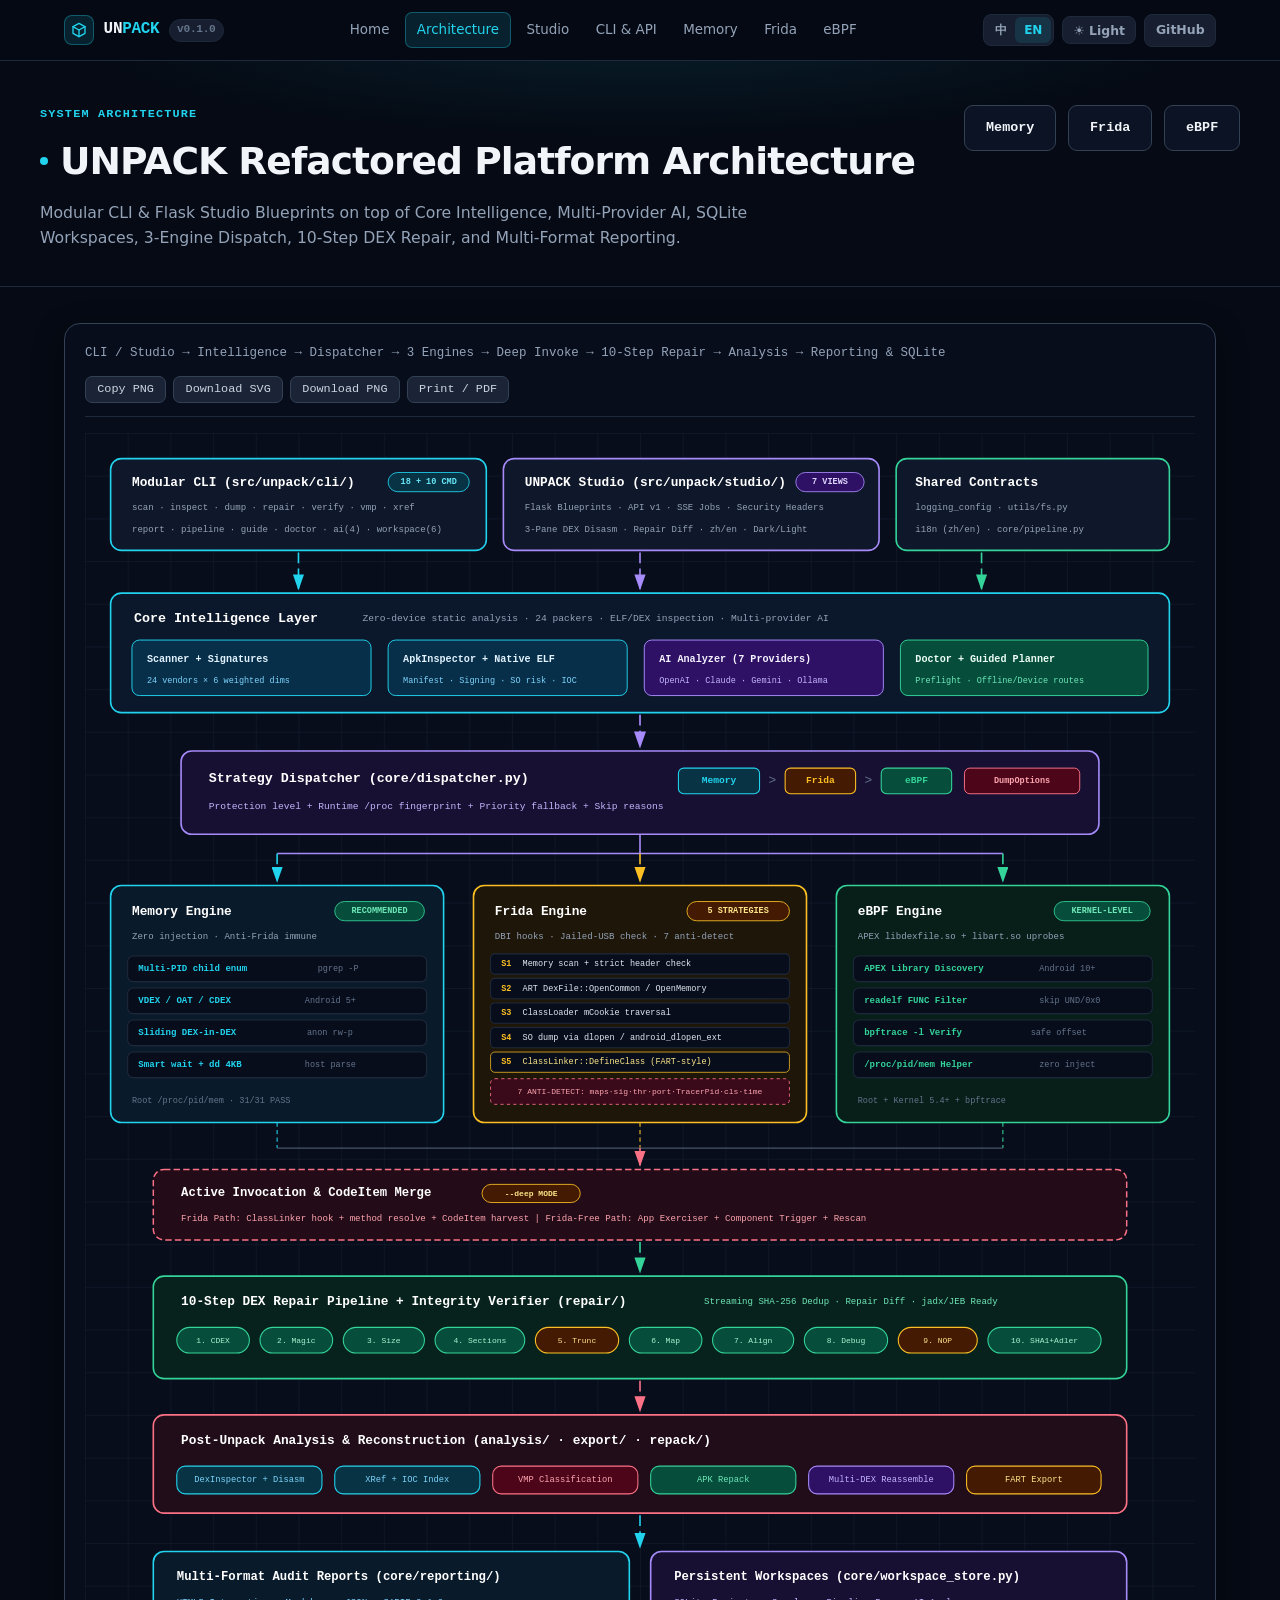
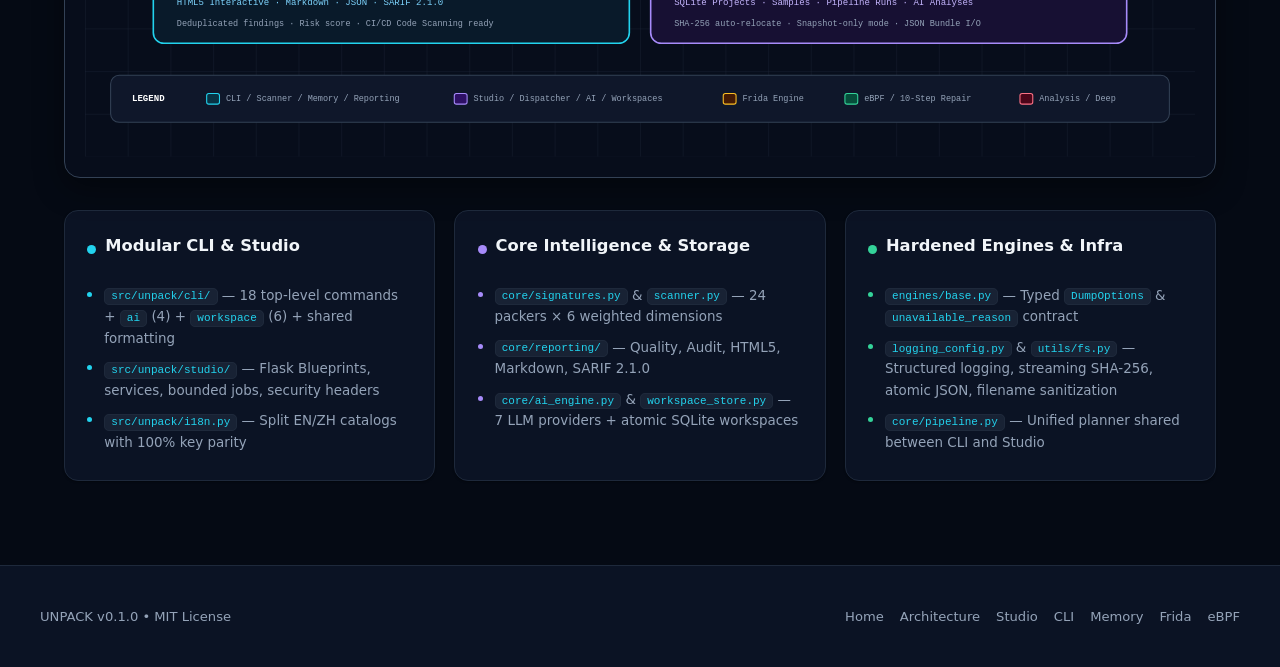
<file: docs/architecture.html>
<!DOCTYPE html>
<html lang="en" data-theme="dark" data-lang="en" data-title-en="System Architecture — UNPACK" data-title-zh="系统架构图 — UNPACK">
<head>
  <meta charset="UTF-8">
  <meta name="viewport" content="width=device-width, initial-scale=1.0">
  <title>System Architecture — UNPACK</title>
  <meta name="description" content="Interactive system architecture of UNPACK: modular CLI, UNPACK Studio Blueprints, Core Intelligence, AI Analyzer, SQLite Workspaces, 3-Engine Dispatcher, 10-Step Repair, and Multi-Format Audit Reporting.">
  <meta property="og:title" content="UNPACK System Architecture">
  <meta property="og:description" content="End-to-end commercial architecture for Android unpacking, DEX repair, VMP/XRef analysis, Studio workbench, AI engine, and SARIF reporting.">
  <meta property="og:type" content="website">
  <link rel="icon" type="image/svg+xml" href="data:image/svg+xml,%3Csvg xmlns='http://www.w3.org/2000/svg' viewBox='0 0 24 24' fill='none' stroke='%2322d3ee' stroke-width='2' stroke-linecap='round' stroke-linejoin='round'%3E%3Cpath d='M12 2L3 7v10l9 5 9-5V7l-9-5z'/%3E%3Cpath d='M12 22V12'/%3E%3Cpath d='M3 7l9 5 9-5'/%3E%3C/svg%3E">
  <link rel="stylesheet" href="assets/site.css">
</head>
<body>
  <a class="skip-link" href="#main-content">Skip to content</a>

  <header class="site-nav">
    <div class="nav-inner">
      <a class="nav-brand" href="index.html">
        <span class="brand-mark" aria-hidden="true">
          <svg width="16" height="16" viewBox="0 0 24 24" fill="none" stroke="currentColor" stroke-width="2" stroke-linecap="round" stroke-linejoin="round"><path d="M12 2L3 7v10l9 5 9-5V7l-9-5z"/><path d="M12 22V12"/><path d="M3 7l9 5 9-5"/></svg>
        </span>
        <span class="brand-word">UN<span>PACK</span></span>
        <span class="brand-ver mono">v0.1.0</span>
      </a>
      <nav class="nav-links" aria-label="Main navigation">
        <a href="index.html"><span class="lang-en">Home</span><span class="lang-zh">首页</span></a>
        <a href="architecture.html" class="active"><span class="lang-en">Architecture</span><span class="lang-zh">架构</span></a>
        <a href="studio.html"><span class="lang-en">Studio</span><span class="lang-zh">工作台</span></a>
        <a href="cli.html"><span class="lang-en">CLI &amp; API</span><span class="lang-zh">命令行</span></a>
        <a href="engine-memory.html">Memory</a>
        <a href="engine-frida.html">Frida</a>
        <a href="engine-ebpf.html">eBPF</a>
      </nav>
      <div class="nav-controls">
        <div class="seg-toggle" role="group" aria-label="Language">
          <button type="button" class="seg-btn" data-set-lang="zh">中</button>
          <button type="button" class="seg-btn active" data-set-lang="en">EN</button>
        </div>
        <button type="button" class="icon-btn" data-theme-toggle aria-label="Toggle theme">☀ Light</button>
        <a class="icon-btn" href="https://github.com/overkazaf/unpack" target="_blank" rel="noopener">GitHub</a>
        <button type="button" class="icon-btn nav-burger" data-nav-burger aria-label="Toggle menu" aria-expanded="false">☰</button>
      </div>
    </div>
    <div class="mobile-drawer" id="mobileDrawer">
      <div class="mobile-drawer-links">
        <a href="index.html"><span class="lang-en">Home</span><span class="lang-zh">首页</span></a>
        <a href="architecture.html" class="active"><span class="lang-en">Architecture</span><span class="lang-zh">架构图</span></a>
        <a href="studio.html"><span class="lang-en">UNPACK Studio</span><span class="lang-zh">Web 工作台</span></a>
        <a href="cli.html"><span class="lang-en">CLI Reference</span><span class="lang-zh">CLI 参考</span></a>
        <a href="engine-memory.html">Memory Engine</a>
        <a href="engine-frida.html">Frida Engine</a>
        <a href="engine-ebpf.html">eBPF Engine</a>
        <a href="https://github.com/overkazaf/unpack" target="_blank" rel="noopener">GitHub Repo</a>
      </div>
    </div>
  </header>

  <main id="main-content">
    <section class="page-hero">
      <div class="page-hero-inner">
        <div>
          <div class="section-label"><span class="lang-en">System Architecture</span><span class="lang-zh">系统架构</span></div>
          <h1><span class="pulse-dot cyan"></span><span class="lang-en">UNPACK Refactored Platform Architecture</span><span class="lang-zh">UNPACK 模块化商业级平台架构</span></h1>
          <p class="lang-en">Modular CLI &amp; Flask Studio Blueprints on top of Core Intelligence, Multi-Provider AI, SQLite Workspaces, 3-Engine Dispatch, 10-Step DEX Repair, and Multi-Format Reporting.</p>
          <p class="lang-zh">模块化 CLI 与 Flask Studio 蓝图架构，向下统一驱动核心静态情报、多模型 AI、SQLite 工作区、三引擎调度、10 步 DEX 修复与多格式合规审计报告。</p>
        </div>
        <div class="hero-actions">
          <a href="engine-memory.html" class="btn btn-ghost">Memory</a>
          <a href="engine-frida.html" class="btn btn-ghost">Frida</a>
          <a href="engine-ebpf.html" class="btn btn-ghost">eBPF</a>
        </div>
      </div>
    </section>

    <section class="section section-tight">
      <div class="diagram-card">
        <div class="diagram-toolbar">
          <span class="diagram-caption">CLI / Studio &rarr; Intelligence &rarr; Dispatcher &rarr; 3 Engines &rarr; Deep Invoke &rarr; 10-Step Repair &rarr; Analysis &rarr; Reporting &amp; SQLite</span>
          <div class="export-actions">
            <button type="button" class="export-btn" data-export-action="copy" data-export-name="unpack-architecture">Copy PNG</button>
            <button type="button" class="export-btn" data-export-action="svg" data-export-name="unpack-architecture">Download SVG</button>
            <button type="button" class="export-btn" data-export-action="png" data-export-name="unpack-architecture">Download PNG</button>
            <button type="button" class="export-btn" data-export-action="pdf" data-export-name="unpack-architecture">Print / PDF</button>
          </div>
        </div>
        <div class="diagram-scroll">
          <svg viewBox="0 0 1040 1240" data-exportable="true" role="img" aria-label="UNPACK System Architecture Diagram">
            <defs>
              <marker id="ah" markerWidth="10" markerHeight="7" refX="9" refY="3.5" orient="auto"><polygon points="0 0, 10 3.5, 0 7" fill="#64748b"/></marker>
              <marker id="ah-c" markerWidth="10" markerHeight="7" refX="9" refY="3.5" orient="auto"><polygon points="0 0, 10 3.5, 0 7" fill="#22d3ee"/></marker>
              <marker id="ah-v" markerWidth="10" markerHeight="7" refX="9" refY="3.5" orient="auto"><polygon points="0 0, 10 3.5, 0 7" fill="#a78bfa"/></marker>
              <marker id="ah-g" markerWidth="10" markerHeight="7" refX="9" refY="3.5" orient="auto"><polygon points="0 0, 10 3.5, 0 7" fill="#34d399"/></marker>
              <marker id="ah-r" markerWidth="10" markerHeight="7" refX="9" refY="3.5" orient="auto"><polygon points="0 0, 10 3.5, 0 7" fill="#fb7185"/></marker>
              <marker id="ah-a" markerWidth="10" markerHeight="7" refX="9" refY="3.5" orient="auto"><polygon points="0 0, 10 3.5, 0 7" fill="#fbbf24"/></marker>
              <pattern id="grid" width="40" height="40" patternUnits="userSpaceOnUse">
                <path d="M 40 0 L 0 0 0 40" fill="none" stroke="#1e293b" stroke-width="0.6"/>
              </pattern>
            </defs>

            <rect width="1040" height="1240" fill="url(#grid)"/>

            <!-- Connections -->
            <line x1="200" y1="112" x2="200" y2="146" stroke="#22d3ee" stroke-width="1.5" class="flow-line" marker-end="url(#ah-c)"/>
            <line x1="520" y1="112" x2="520" y2="146" stroke="#a78bfa" stroke-width="1.5" class="flow-line" marker-end="url(#ah-v)"/>
            <line x1="840" y1="112" x2="840" y2="146" stroke="#34d399" stroke-width="1.5" class="flow-line" marker-end="url(#ah-g)"/>
            <line x1="520" y1="264" x2="520" y2="294" stroke="#a78bfa" stroke-width="1.6" class="flow-line" marker-end="url(#ah-v)"/>

            <line x1="520" y1="376" x2="520" y2="394" stroke="#a78bfa" stroke-width="1.5"/>
            <line x1="180" y1="394" x2="860" y2="394" stroke="#a78bfa" stroke-width="1.5"/>
            <line x1="180" y1="394" x2="180" y2="420" stroke="#22d3ee" stroke-width="1.5" class="flow-line" marker-end="url(#ah-c)"/>
            <line x1="520" y1="394" x2="520" y2="420" stroke="#fbbf24" stroke-width="1.5" class="flow-line" marker-end="url(#ah-a)"/>
            <line x1="860" y1="394" x2="860" y2="420" stroke="#34d399" stroke-width="1.5" class="flow-line" marker-end="url(#ah-g)"/>

            <line x1="180" y1="646" x2="180" y2="670" stroke="#22d3ee" stroke-width="1" stroke-dasharray="4,3"/>
            <line x1="520" y1="646" x2="520" y2="670" stroke="#fbbf24" stroke-width="1" stroke-dasharray="4,3"/>
            <line x1="860" y1="646" x2="860" y2="670" stroke="#34d399" stroke-width="1" stroke-dasharray="4,3"/>
            <line x1="180" y1="670" x2="860" y2="670" stroke="#475569" stroke-width="1"/>
            <line x1="520" y1="670" x2="520" y2="686" stroke="#fb7185" stroke-width="1.5" class="flow-line" marker-end="url(#ah-r)"/>

            <line x1="520" y1="758" x2="520" y2="786" stroke="#34d399" stroke-width="1.5" class="flow-line" marker-end="url(#ah-g)"/>
            <line x1="520" y1="888" x2="520" y2="916" stroke="#fb7185" stroke-width="1.5" class="flow-line" marker-end="url(#ah-r)"/>
            <line x1="520" y1="1014" x2="520" y2="1044" stroke="#22d3ee" stroke-width="1.5" class="flow-line" marker-end="url(#ah-c)"/>

            <!-- Layer 0: Product Surfaces -->
            <rect x="24" y="24" width="352" height="86" rx="10" fill="#0f172a" stroke="#22d3ee" stroke-width="1.5"/>
            <text x="44" y="46" fill="#ffffff" font-size="12" font-weight="700">Modular CLI (src/unpack/cli/)</text>
            <rect x="284" y="37" width="76" height="18" rx="9" fill="#083344" stroke="#22d3ee" stroke-width="0.8"/>
            <text x="322" y="46" fill="#67e8f9" font-size="8" text-anchor="middle" font-weight="700">18 + 10 CMD</text>
            <text x="44" y="70" fill="#94a3b8" font-size="8.5">scan · inspect · dump · repair · verify · vmp · xref</text>
            <text x="44" y="90" fill="#94a3b8" font-size="8.5">report · pipeline · guide · doctor · ai(4) · workspace(6)</text>

            <rect x="392" y="24" width="352" height="86" rx="10" fill="#0f172a" stroke="#a78bfa" stroke-width="1.5"/>
            <text x="412" y="46" fill="#ffffff" font-size="12" font-weight="700">UNPACK Studio (src/unpack/studio/)</text>
            <rect x="666" y="37" width="64" height="18" rx="9" fill="#2e1065" stroke="#a78bfa" stroke-width="0.8"/>
            <text x="698" y="46" fill="#ddd6fe" font-size="8" text-anchor="middle" font-weight="700">7 VIEWS</text>
            <text x="412" y="70" fill="#94a3b8" font-size="8.5">Flask Blueprints · API v1 · SSE Jobs · Security Headers</text>
            <text x="412" y="90" fill="#94a3b8" font-size="8.5">3-Pane DEX Disasm · Repair Diff · zh/en · Dark/Light</text>

            <rect x="760" y="24" width="256" height="86" rx="10" fill="#0f172a" stroke="#34d399" stroke-width="1.5"/>
            <text x="778" y="46" fill="#ffffff" font-size="12" font-weight="700">Shared Contracts</text>
            <text x="778" y="70" fill="#94a3b8" font-size="8.5">logging_config · utils/fs.py</text>
            <text x="778" y="90" fill="#94a3b8" font-size="8.5">i18n (zh/en) · core/pipeline.py</text>

            <!-- Layer 1: Core Intelligence -->
            <rect x="24" y="150" width="992" height="112" rx="10" fill="#0b172a" stroke="#22d3ee" stroke-width="1.5"/>
            <text x="46" y="174" fill="#ffffff" font-size="12.5" font-weight="700">Core Intelligence Layer</text>
            <text x="260" y="174" fill="#94a3b8" font-size="9">Zero-device static analysis · 24 packers · ELF/DEX inspection · Multi-provider AI</text>

            <rect x="44" y="194" width="224" height="52" rx="7" fill="#082f49" stroke="#22d3ee" stroke-width="0.9"/>
            <text x="58" y="212" fill="#e0f2fe" font-size="9.5" font-weight="700">Scanner + Signatures</text>
            <text x="58" y="232" fill="#7dd3fc" font-size="8">24 vendors × 6 weighted dims</text>

            <rect x="284" y="194" width="224" height="52" rx="7" fill="#082f49" stroke="#22d3ee" stroke-width="0.9"/>
            <text x="298" y="212" fill="#e0f2fe" font-size="9.5" font-weight="700">ApkInspector + Native ELF</text>
            <text x="298" y="232" fill="#7dd3fc" font-size="8">Manifest · Signing · SO risk · IOC</text>

            <rect x="524" y="194" width="224" height="52" rx="7" fill="#2e1065" stroke="#a78bfa" stroke-width="0.9"/>
            <text x="538" y="212" fill="#f5f3ff" font-size="9.5" font-weight="700">AI Analyzer (7 Providers)</text>
            <text x="538" y="232" fill="#c4b5fd" font-size="8">OpenAI · Claude · Gemini · Ollama</text>

            <rect x="764" y="194" width="232" height="52" rx="7" fill="#064e3b" stroke="#34d399" stroke-width="0.9"/>
            <text x="778" y="212" fill="#ecfdf5" font-size="9.5" font-weight="700">Doctor + Guided Planner</text>
            <text x="778" y="232" fill="#6ee7b7" font-size="8">Preflight · Offline/Device routes</text>

            <!-- Layer 2: Dispatcher -->
            <rect x="90" y="298" width="860" height="78" rx="10" fill="#171033" stroke="#a78bfa" stroke-width="1.5"/>
            <text x="116" y="324" fill="#ffffff" font-size="12.5" font-weight="700">Strategy Dispatcher (core/dispatcher.py)</text>
            <text x="116" y="350" fill="#c4b5fd" font-size="9">Protection level + Runtime /proc fingerprint + Priority fallback + Skip reasons</text>

            <rect x="556" y="314" width="76" height="24" rx="5" fill="#083344" stroke="#22d3ee" stroke-width="1"/>
            <text x="594" y="326" fill="#22d3ee" font-size="9" text-anchor="middle" font-weight="700">Memory</text>
            <text x="644" y="326" fill="#64748b" font-size="12" text-anchor="middle">&gt;</text>

            <rect x="656" y="314" width="66" height="24" rx="5" fill="#451a03" stroke="#fbbf24" stroke-width="1"/>
            <text x="689" y="326" fill="#fbbf24" font-size="9" text-anchor="middle" font-weight="700">Frida</text>
            <text x="734" y="326" fill="#64748b" font-size="12" text-anchor="middle">&gt;</text>

            <rect x="746" y="314" width="66" height="24" rx="5" fill="#064e3b" stroke="#34d399" stroke-width="1"/>
            <text x="779" y="326" fill="#34d399" font-size="9" text-anchor="middle" font-weight="700">eBPF</text>

            <rect x="824" y="314" width="108" height="24" rx="5" fill="#4c0519" stroke="#fb7185" stroke-width="0.9"/>
            <text x="878" y="326" fill="#fda4af" font-size="8" text-anchor="middle" font-weight="700">DumpOptions</text>

            <!-- Layer 3: Three Engines -->
            <rect x="24" y="424" width="312" height="222" rx="10" fill="#091a2a" stroke="#22d3ee" stroke-width="1.5"/>
            <text x="44" y="448" fill="#ffffff" font-size="12" font-weight="700">Memory Engine</text>
            <rect x="234" y="439" width="84" height="18" rx="9" fill="#064e3b" stroke="#34d399" stroke-width="0.8"/>
            <text x="276" y="448" fill="#6ee7b7" font-size="8" text-anchor="middle" font-weight="700">RECOMMENDED</text>
            <text x="44" y="472" fill="#94a3b8" font-size="8.5">Zero injection · Anti-Frida immune</text>
            <rect x="40" y="490" width="280" height="24" rx="5" fill="#070d1b" stroke="#1e293b"/><text x="50" y="502" fill="#22d3ee" font-size="8.5" font-weight="600">Multi-PID child enum</text><text x="218" y="502" fill="#64748b" font-size="8">pgrep -P</text>
            <rect x="40" y="520" width="280" height="24" rx="5" fill="#070d1b" stroke="#1e293b"/><text x="50" y="532" fill="#22d3ee" font-size="8.5" font-weight="600">VDEX / OAT / CDEX</text><text x="206" y="532" fill="#64748b" font-size="8">Android 5+</text>
            <rect x="40" y="550" width="280" height="24" rx="5" fill="#070d1b" stroke="#1e293b"/><text x="50" y="562" fill="#22d3ee" font-size="8.5" font-weight="600">Sliding DEX-in-DEX</text><text x="208" y="562" fill="#64748b" font-size="8">anon rw-p</text>
            <rect x="40" y="580" width="280" height="24" rx="5" fill="#070d1b" stroke="#1e293b"/><text x="50" y="592" fill="#22d3ee" font-size="8.5" font-weight="600">Smart wait + dd 4KB</text><text x="206" y="592" fill="#64748b" font-size="8">host parse</text>
            <text x="44" y="626" fill="#64748b" font-size="8">Root /proc/pid/mem · 31/31 PASS</text>

            <rect x="364" y="424" width="312" height="222" rx="10" fill="#1e1609" stroke="#fbbf24" stroke-width="1.5"/>
            <text x="384" y="448" fill="#ffffff" font-size="12" font-weight="700">Frida Engine</text>
            <rect x="564" y="439" width="96" height="18" rx="9" fill="#451a03" stroke="#fbbf24" stroke-width="0.8"/>
            <text x="612" y="448" fill="#fde68a" font-size="8" text-anchor="middle" font-weight="700">5 STRATEGIES</text>
            <text x="384" y="472" fill="#94a3b8" font-size="8.5">DBI hooks · Jailed-USB check · 7 anti-detect</text>
            <rect x="380" y="488" width="280" height="19" rx="4" fill="#070d1b" stroke="#1e293b"/><text x="390" y="497.5" fill="#fbbf24" font-size="8" font-weight="700">S1</text><text x="410" y="497.5" fill="#e2e8f0" font-size="8">Memory scan + strict header check</text>
            <rect x="380" y="511" width="280" height="19" rx="4" fill="#070d1b" stroke="#1e293b"/><text x="390" y="520.5" fill="#fbbf24" font-size="8" font-weight="700">S2</text><text x="410" y="520.5" fill="#e2e8f0" font-size="8">ART DexFile::OpenCommon / OpenMemory</text>
            <rect x="380" y="534" width="280" height="19" rx="4" fill="#070d1b" stroke="#1e293b"/><text x="390" y="543.5" fill="#fbbf24" font-size="8" font-weight="700">S3</text><text x="410" y="543.5" fill="#e2e8f0" font-size="8">ClassLoader mCookie traversal</text>
            <rect x="380" y="557" width="280" height="19" rx="4" fill="#070d1b" stroke="#1e293b"/><text x="390" y="566.5" fill="#fbbf24" font-size="8" font-weight="700">S4</text><text x="410" y="566.5" fill="#e2e8f0" font-size="8">SO dump via dlopen / android_dlopen_ext</text>
            <rect x="380" y="580" width="280" height="19" rx="4" fill="#070d1b" stroke="#fbbf24" stroke-width="0.7"/><text x="390" y="589.5" fill="#fbbf24" font-size="8" font-weight="700">S5</text><text x="410" y="589.5" fill="#fde68a" font-size="8">ClassLinker::DefineClass (FART-style)</text>
            <rect x="380" y="605" width="280" height="24" rx="4" fill="#3a0a1b" stroke="#fb7185" stroke-width="0.8" stroke-dasharray="3,3"/>
            <text x="520" y="617" fill="#fda4af" font-size="7.5" text-anchor="middle">7 ANTI-DETECT: maps·sig·thr·port·TracerPid·cls·time</text>

            <rect x="704" y="424" width="312" height="222" rx="10" fill="#071e19" stroke="#34d399" stroke-width="1.5"/>
            <text x="724" y="448" fill="#ffffff" font-size="12" font-weight="700">eBPF Engine</text>
            <rect x="908" y="439" width="90" height="18" rx="9" fill="#064e3b" stroke="#34d399" stroke-width="0.8"/>
            <text x="953" y="448" fill="#6ee7b7" font-size="8" text-anchor="middle" font-weight="700">KERNEL-LEVEL</text>
            <text x="724" y="472" fill="#94a3b8" font-size="8.5">APEX libdexfile.so + libart.so uprobes</text>
            <rect x="720" y="490" width="280" height="24" rx="5" fill="#070d1b" stroke="#1e293b"/><text x="730" y="502" fill="#34d399" font-size="8.5" font-weight="600">APEX Library Discovery</text><text x="894" y="502" fill="#64748b" font-size="8">Android 10+</text>
            <rect x="720" y="520" width="280" height="24" rx="5" fill="#070d1b" stroke="#1e293b"/><text x="730" y="532" fill="#34d399" font-size="8.5" font-weight="600">readelf FUNC Filter</text><text x="894" y="532" fill="#64748b" font-size="8">skip UND/0x0</text>
            <rect x="720" y="550" width="280" height="24" rx="5" fill="#070d1b" stroke="#1e293b"/><text x="730" y="562" fill="#34d399" font-size="8.5" font-weight="600">bpftrace -l Verify</text><text x="886" y="562" fill="#64748b" font-size="8">safe offset</text>
            <rect x="720" y="580" width="280" height="24" rx="5" fill="#070d1b" stroke="#1e293b"/><text x="730" y="592" fill="#34d399" font-size="8.5" font-weight="600">/proc/pid/mem Helper</text><text x="894" y="592" fill="#64748b" font-size="8">zero inject</text>
            <text x="724" y="626" fill="#64748b" font-size="8">Root + Kernel 5.4+ + bpftrace</text>

            <!-- Layer 4: Active Invocation -->
            <rect x="64" y="690" width="912" height="66" rx="10" fill="#230b17" stroke="#fb7185" stroke-width="1.4" stroke-dasharray="6,3"/>
            <text x="90" y="712" fill="#ffffff" font-size="11.5" font-weight="700">Active Invocation &amp; CodeItem Merge</text>
            <rect x="372" y="704" width="92" height="17" rx="8.5" fill="#451a03" stroke="#fbbf24" stroke-width="0.8"/>
            <text x="418" y="712.5" fill="#fde68a" font-size="7.5" text-anchor="middle" font-weight="700">--deep MODE</text>
            <text x="90" y="736" fill="#fda4af" font-size="8.5">Frida Path: ClassLinker hook + method resolve + CodeItem harvest  |  Frida-Free Path: App Exerciser + Component Trigger + Rescan</text>

            <!-- Layer 5: 10-Step Repair -->
            <rect x="64" y="790" width="912" height="96" rx="10" fill="#07221c" stroke="#34d399" stroke-width="1.5"/>
            <text x="90" y="814" fill="#ffffff" font-size="12" font-weight="700">10-Step DEX Repair Pipeline + Integrity Verifier (repair/)</text>
            <text x="580" y="814" fill="#6ee7b7" font-size="8.5">Streaming SHA-256 Dedup · Repair Diff · jadx/JEB Ready</text>
            <g font-size="7.5" text-anchor="middle">
              <rect x="86" y="838" width="68" height="24" rx="12" fill="#064e3b" stroke="#34d399"/><text x="120" y="850" fill="#a7f3d0">1. CDEX</text>
              <rect x="164" y="838" width="68" height="24" rx="12" fill="#064e3b" stroke="#34d399"/><text x="198" y="850" fill="#a7f3d0">2. Magic</text>
              <rect x="242" y="838" width="76" height="24" rx="12" fill="#064e3b" stroke="#34d399"/><text x="280" y="850" fill="#a7f3d0">3. Size</text>
              <rect x="328" y="838" width="84" height="24" rx="12" fill="#064e3b" stroke="#34d399"/><text x="370" y="850" fill="#a7f3d0">4. Sections</text>
              <rect x="422" y="838" width="78" height="24" rx="12" fill="#451a03" stroke="#fbbf24"/><text x="461" y="850" fill="#fde68a">5. Trunc</text>
              <rect x="510" y="838" width="68" height="24" rx="12" fill="#064e3b" stroke="#34d399"/><text x="544" y="850" fill="#a7f3d0">6. Map</text>
              <rect x="588" y="838" width="76" height="24" rx="12" fill="#064e3b" stroke="#34d399"/><text x="626" y="850" fill="#a7f3d0">7. Align</text>
              <rect x="674" y="838" width="78" height="24" rx="12" fill="#064e3b" stroke="#34d399"/><text x="713" y="850" fill="#a7f3d0">8. Debug</text>
              <rect x="762" y="838" width="74" height="24" rx="12" fill="#451a03" stroke="#fbbf24"/><text x="799" y="850" fill="#fde68a">9. NOP</text>
              <rect x="846" y="838" width="106" height="24" rx="12" fill="#064e3b" stroke="#34d399"/><text x="899" y="850" fill="#a7f3d0">10. SHA1+Adler</text>
            </g>

            <!-- Layer 6: Analysis -->
            <rect x="64" y="920" width="912" height="92" rx="10" fill="#200d19" stroke="#fb7185" stroke-width="1.5"/>
            <text x="90" y="944" fill="#ffffff" font-size="12" font-weight="700">Post-Unpack Analysis &amp; Reconstruction (analysis/ · export/ · repack/)</text>
            <g font-size="8.2" text-anchor="middle">
              <rect x="86" y="968" width="136" height="26" rx="8" fill="#083344" stroke="#22d3ee"/><text x="154" y="981" fill="#7dd3fc">DexInspector + Disasm</text>
              <rect x="234" y="968" width="136" height="26" rx="8" fill="#083344" stroke="#22d3ee"/><text x="302" y="981" fill="#7dd3fc">XRef + IOC Index</text>
              <rect x="382" y="968" width="136" height="26" rx="8" fill="#4c0519" stroke="#fb7185"/><text x="450" y="981" fill="#fda4af">VMP Classification</text>
              <rect x="530" y="968" width="136" height="26" rx="8" fill="#064e3b" stroke="#34d399"/><text x="598" y="981" fill="#6ee7b7">APK Repack</text>
              <rect x="678" y="968" width="136" height="26" rx="8" fill="#2e1065" stroke="#a78bfa"/><text x="746" y="981" fill="#c4b5fd">Multi-DEX Reassemble</text>
              <rect x="826" y="968" width="126" height="26" rx="8" fill="#451a03" stroke="#fbbf24"/><text x="889" y="981" fill="#fde68a">FART Export</text>
            </g>

            <!-- Layer 7: Reporting + Workspaces -->
            <rect x="64" y="1048" width="446" height="86" rx="10" fill="#091a2a" stroke="#22d3ee" stroke-width="1.5"/>
            <text x="86" y="1072" fill="#ffffff" font-size="11.5" font-weight="700">Multi-Format Audit Reports (core/reporting/)</text>
            <text x="86" y="1096" fill="#7dd3fc" font-size="8.5">HTML5 Interactive · Markdown · JSON · SARIF 2.1.0</text>
            <text x="86" y="1116" fill="#94a3b8" font-size="8">Deduplicated findings · Risk score · CI/CD Code Scanning ready</text>

            <rect x="530" y="1048" width="446" height="86" rx="10" fill="#171033" stroke="#a78bfa" stroke-width="1.5"/>
            <text x="552" y="1072" fill="#ffffff" font-size="11.5" font-weight="700">Persistent Workspaces (core/workspace_store.py)</text>
            <text x="552" y="1096" fill="#c4b5fd" font-size="8.5">SQLite Projects · Samples · Pipeline Runs · AI Analyses</text>
            <text x="552" y="1116" fill="#94a3b8" font-size="8">SHA-256 auto-relocate · Snapshot-only mode · JSON Bundle I/O</text>

            <!-- Legend -->
            <rect x="24" y="1164" width="992" height="44" rx="8" fill="#0f172a" stroke="#334155" stroke-width="1"/>
            <text x="44" y="1186" fill="#ffffff" font-size="8.5" font-weight="700">LEGEND</text>
            <rect x="114" y="1181" width="12" height="10" rx="2" fill="#083344" stroke="#22d3ee"/><text x="132" y="1186" fill="#94a3b8" font-size="8">CLI / Scanner / Memory / Reporting</text>
            <rect x="346" y="1181" width="12" height="10" rx="2" fill="#2e1065" stroke="#a78bfa"/><text x="364" y="1186" fill="#94a3b8" font-size="8">Studio / Dispatcher / AI / Workspaces</text>
            <rect x="598" y="1181" width="12" height="10" rx="2" fill="#451a03" stroke="#fbbf24"/><text x="616" y="1186" fill="#94a3b8" font-size="8">Frida Engine</text>
            <rect x="712" y="1181" width="12" height="10" rx="2" fill="#064e3b" stroke="#34d399"/><text x="730" y="1186" fill="#94a3b8" font-size="8">eBPF / 10-Step Repair</text>
            <rect x="876" y="1181" width="12" height="10" rx="2" fill="#4c0519" stroke="#fb7185"/><text x="894" y="1186" fill="#94a3b8" font-size="8">Analysis / Deep</text>
          </svg>
        </div>
      </div>

      <div class="grid-3" style="margin-top:2rem;">
        <div class="card">
          <div class="card-header"><div class="card-title-group"><span class="card-dot cyan"></span><h3><span class="lang-en">Modular CLI &amp; Studio</span><span class="lang-zh">模块化 CLI 与 Studio</span></h3></div></div>
          <ul>
            <li><code>src/unpack/cli/</code> — <span class="lang-en">18 top-level commands + <code>ai</code> (4) + <code>workspace</code> (6) + shared formatting</span><span class="lang-zh">18 个顶级命令 + <code>ai</code>(4) + <code>workspace</code>(6) 与 Rich 格式化器</span></li>
            <li><code>src/unpack/studio/</code> — <span class="lang-en">Flask Blueprints, services, bounded jobs, security headers</span><span class="lang-zh">Flask 蓝图、服务层、有界任务池与安全响应头中间件</span></li>
            <li><code>src/unpack/i18n.py</code> — <span class="lang-en">Split EN/ZH catalogs with 100% key parity</span><span class="lang-zh">拆分式中英双语目录，100% 键位对齐</span></li>
          </ul>
        </div>
        <div class="card accent-violet">
          <div class="card-header"><div class="card-title-group"><span class="card-dot violet"></span><h3><span class="lang-en">Core Intelligence &amp; Storage</span><span class="lang-zh">核心情报与持久化层</span></h3></div></div>
          <ul>
            <li><code>core/signatures.py</code> &amp; <code>scanner.py</code> — <span class="lang-en">24 packers × 6 weighted dimensions</span><span class="lang-zh">24 厂商特征库与 6 维加权评分</span></li>
            <li><code>core/reporting/</code> — <span class="lang-en">Quality, Audit, HTML5, Markdown, SARIF 2.1.0</span><span class="lang-zh">质量评估、去重审计、HTML5/MD/SARIF 渲染器</span></li>
            <li><code>core/ai_engine.py</code> &amp; <code>workspace_store.py</code> — <span class="lang-en">7 LLM providers + atomic SQLite workspaces</span><span class="lang-zh">7 大模型引擎与原子事务 SQLite 工作区</span></li>
          </ul>
        </div>
        <div class="card accent-emerald">
          <div class="card-header"><div class="card-title-group"><span class="card-dot emerald"></span><h3><span class="lang-en">Hardened Engines &amp; Infra</span><span class="lang-zh">安全加固引擎与基础设施</span></h3></div></div>
          <ul>
            <li><code>engines/base.py</code> — <span class="lang-en">Typed <code>DumpOptions</code> &amp; <code>unavailable_reason</code> contract</span><span class="lang-zh">类型化 <code>DumpOptions</code> 与 <code>unavailable_reason</code> 契约</span></li>
            <li><code>logging_config.py</code> &amp; <code>utils/fs.py</code> — <span class="lang-en">Structured logging, streaming SHA-256, atomic JSON, filename sanitization</span><span class="lang-zh">结构化日志、流式 SHA-256、原子写 JSON 与文件名清洗</span></li>
            <li><code>core/pipeline.py</code> — <span class="lang-en">Unified planner shared between CLI and Studio</span><span class="lang-zh">CLI 与 Studio 共享的引导式流水线规划器</span></li>
          </ul>
        </div>
      </div>
    </section>
  </main>

  <footer class="site-footer">
    <div class="footer-inner">
      <div>UNPACK v0.1.0 &bull; MIT License</div>
      <div class="footer-links">
        <a href="index.html"><span class="lang-en">Home</span><span class="lang-zh">首页</span></a>
        <a href="architecture.html"><span class="lang-en">Architecture</span><span class="lang-zh">架构</span></a>
        <a href="studio.html"><span class="lang-en">Studio</span><span class="lang-zh">工作台</span></a>
        <a href="cli.html"><span class="lang-en">CLI</span><span class="lang-zh">命令行</span></a>
        <a href="engine-memory.html">Memory</a>
        <a href="engine-frida.html">Frida</a>
        <a href="engine-ebpf.html">eBPF</a>
      </div>
    </div>
  </footer>

  <script src="assets/site.js"></script>
</body>
</html>
</file>
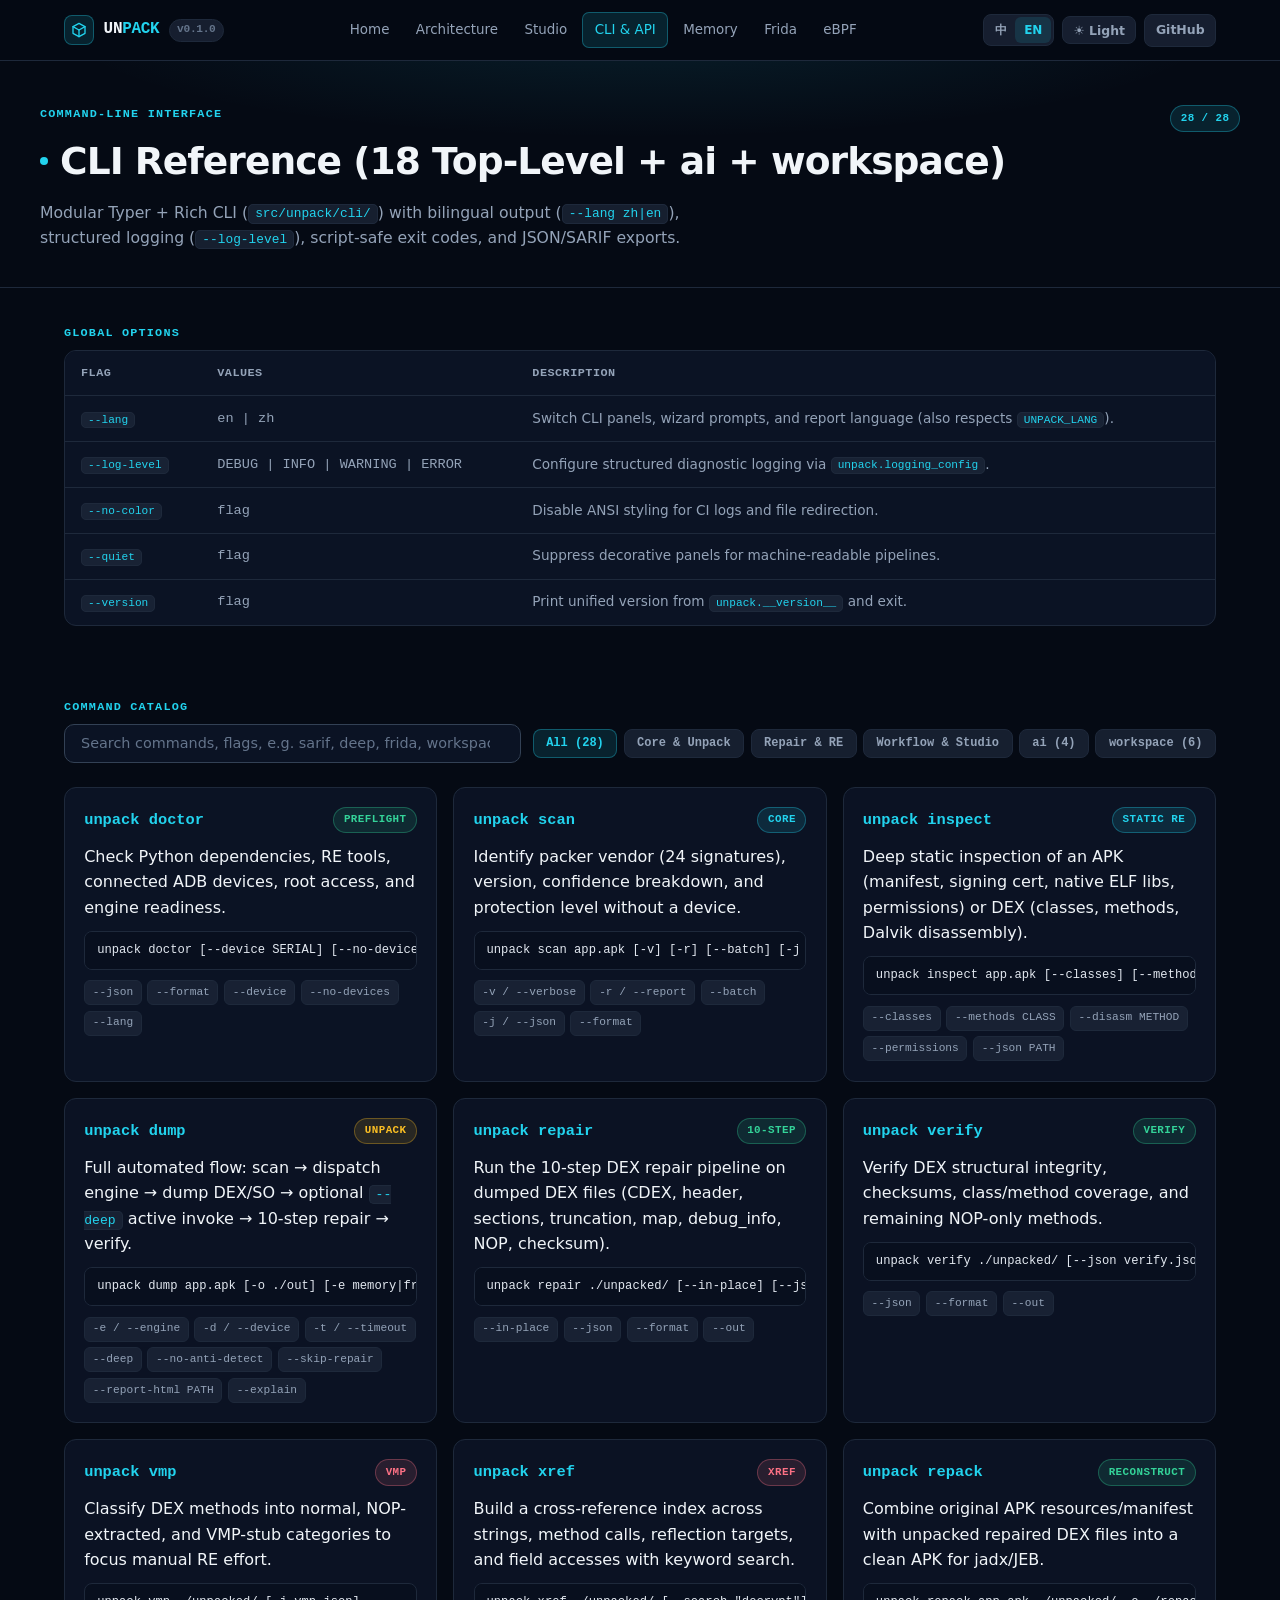
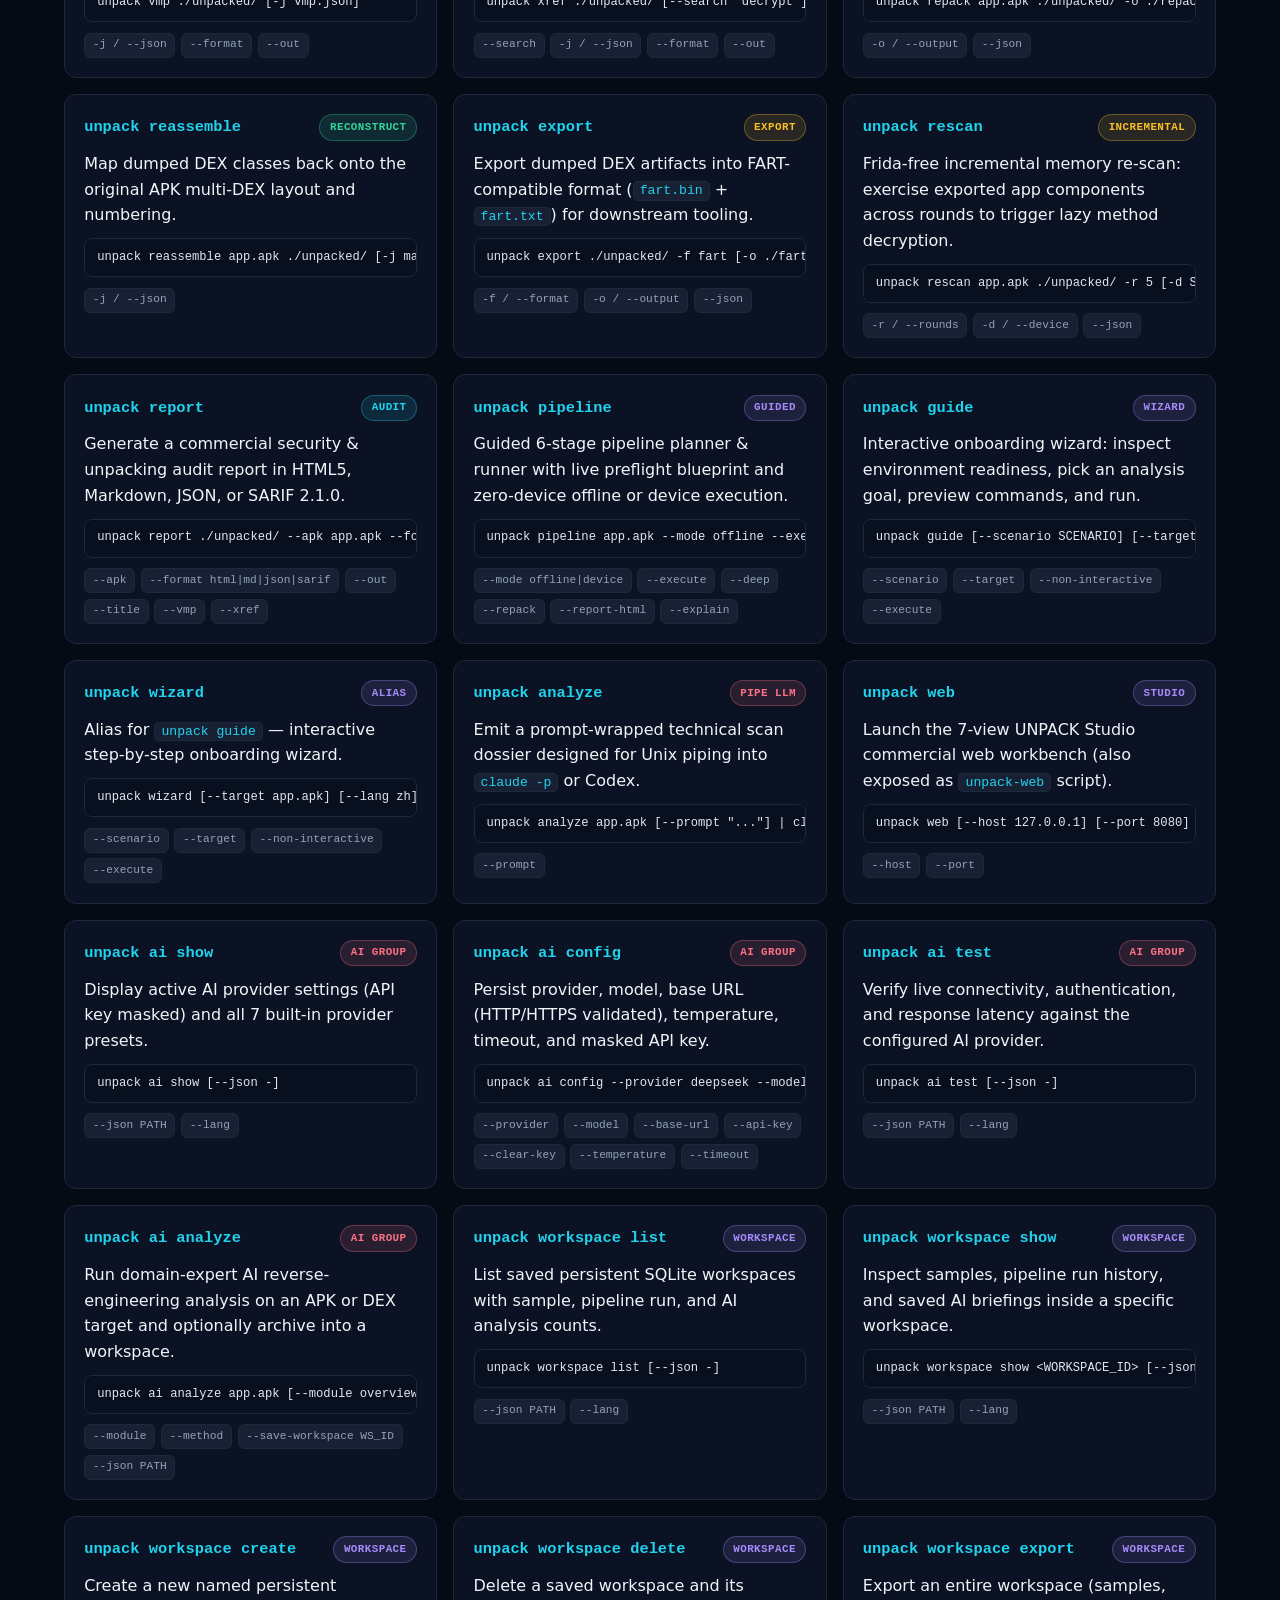
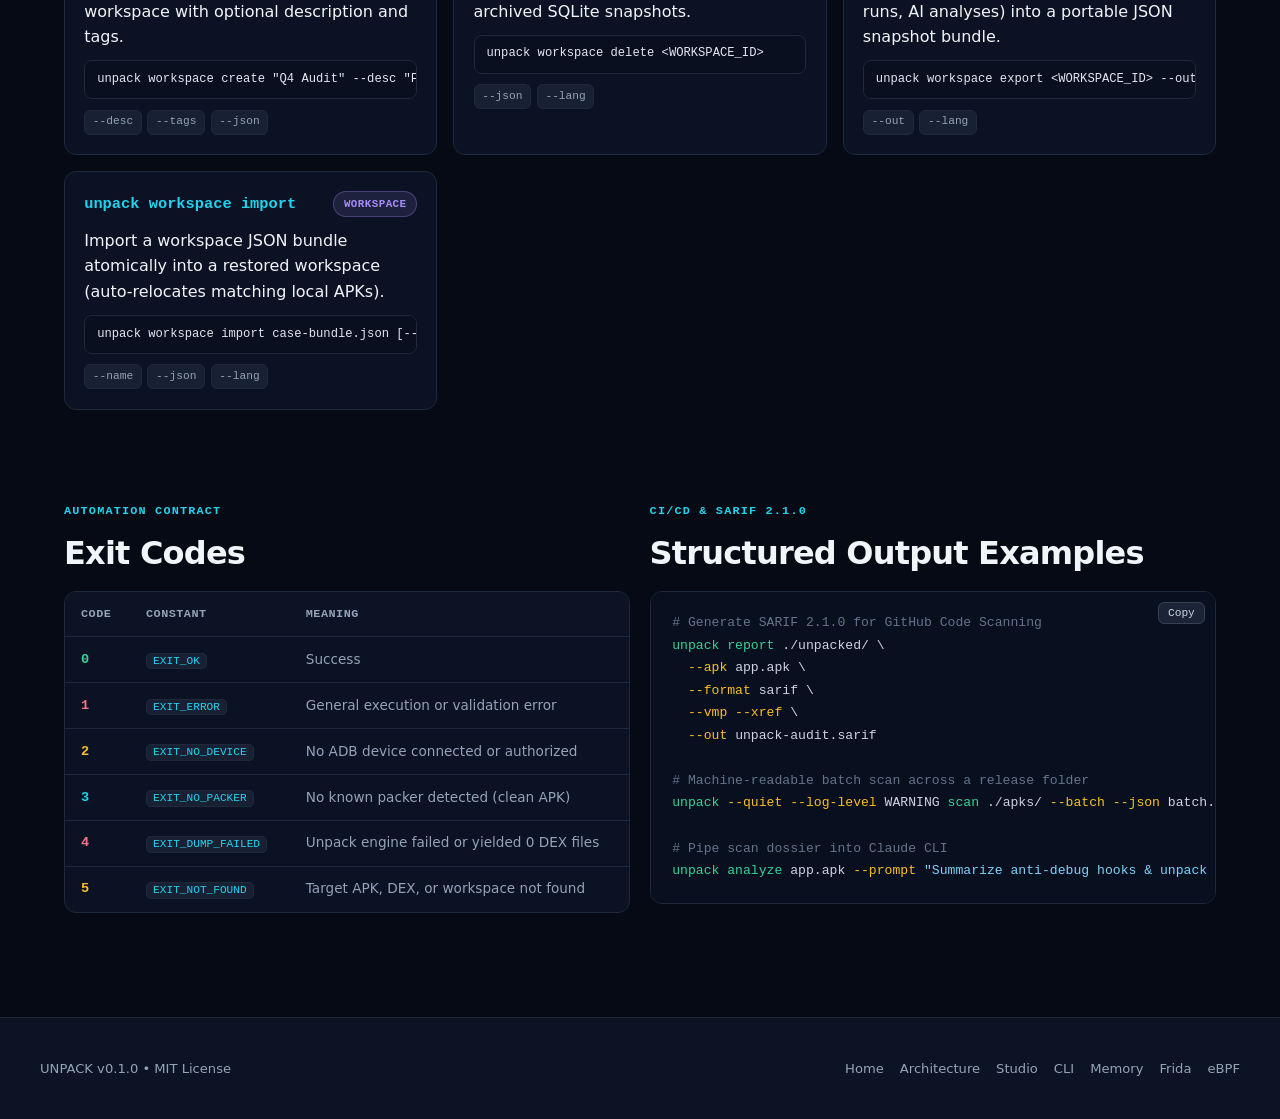
<file: docs/cli.html>
<!DOCTYPE html>
<html lang="en" data-theme="dark" data-lang="en" data-title-en="CLI &amp; Exit Code Reference — UNPACK" data-title-zh="CLI 命令行与退出码参考 — UNPACK">
<head>
  <meta charset="UTF-8">
  <meta name="viewport" content="width=device-width, initial-scale=1.0">
  <title>CLI &amp; Exit Code Reference — UNPACK</title>
  <meta name="description" content="Complete searchable CLI reference for UNPACK: 18 top-level commands, ai (4), workspace (6), global --lang and --log-level options, exit codes 0-5, and JSON/SARIF examples.">
  <meta property="og:title" content="UNPACK CLI &amp; API Reference">
  <meta property="og:description" content="Searchable reference for all 18 top-level commands, ai and workspace command groups, global flags, and exit codes.">
  <meta property="og:type" content="website">
  <link rel="icon" type="image/svg+xml" href="data:image/svg+xml,%3Csvg xmlns='http://www.w3.org/2000/svg' viewBox='0 0 24 24' fill='none' stroke='%2322d3ee' stroke-width='2' stroke-linecap='round' stroke-linejoin='round'%3E%3Cpath d='M12 2L3 7v10l9 5 9-5V7l-9-5z'/%3E%3Cpath d='M12 22V12'/%3E%3Cpath d='M3 7l9 5 9-5'/%3E%3C/svg%3E">
  <link rel="stylesheet" href="assets/site.css">
</head>
<body>
  <a class="skip-link" href="#main-content">Skip to content</a>

  <header class="site-nav">
    <div class="nav-inner">
      <a class="nav-brand" href="index.html">
        <span class="brand-mark" aria-hidden="true">
          <svg width="16" height="16" viewBox="0 0 24 24" fill="none" stroke="currentColor" stroke-width="2" stroke-linecap="round" stroke-linejoin="round"><path d="M12 2L3 7v10l9 5 9-5V7l-9-5z"/><path d="M12 22V12"/><path d="M3 7l9 5 9-5"/></svg>
        </span>
        <span class="brand-word">UN<span>PACK</span></span>
        <span class="brand-ver mono">v0.1.0</span>
      </a>
      <nav class="nav-links" aria-label="Main navigation">
        <a href="index.html"><span class="lang-en">Home</span><span class="lang-zh">首页</span></a>
        <a href="architecture.html"><span class="lang-en">Architecture</span><span class="lang-zh">架构</span></a>
        <a href="studio.html"><span class="lang-en">Studio</span><span class="lang-zh">工作台</span></a>
        <a href="cli.html" class="active"><span class="lang-en">CLI &amp; API</span><span class="lang-zh">命令行</span></a>
        <a href="engine-memory.html">Memory</a>
        <a href="engine-frida.html">Frida</a>
        <a href="engine-ebpf.html">eBPF</a>
      </nav>
      <div class="nav-controls">
        <div class="seg-toggle" role="group" aria-label="Language">
          <button type="button" class="seg-btn" data-set-lang="zh">中</button>
          <button type="button" class="seg-btn active" data-set-lang="en">EN</button>
        </div>
        <button type="button" class="icon-btn" data-theme-toggle aria-label="Toggle theme">☀ Light</button>
        <a class="icon-btn" href="https://github.com/overkazaf/unpack" target="_blank" rel="noopener">GitHub</a>
        <button type="button" class="icon-btn nav-burger" data-nav-burger aria-label="Toggle menu" aria-expanded="false">☰</button>
      </div>
    </div>
    <div class="mobile-drawer" id="mobileDrawer">
      <div class="mobile-drawer-links">
        <a href="index.html"><span class="lang-en">Home</span><span class="lang-zh">首页</span></a>
        <a href="architecture.html"><span class="lang-en">Architecture</span><span class="lang-zh">架构图</span></a>
        <a href="studio.html"><span class="lang-en">UNPACK Studio</span><span class="lang-zh">Web 工作台</span></a>
        <a href="cli.html" class="active"><span class="lang-en">CLI Reference</span><span class="lang-zh">CLI 参考</span></a>
        <a href="engine-memory.html">Memory Engine</a>
        <a href="engine-frida.html">Frida Engine</a>
        <a href="engine-ebpf.html">eBPF Engine</a>
        <a href="https://github.com/overkazaf/unpack" target="_blank" rel="noopener">GitHub Repo</a>
      </div>
    </div>
  </header>

  <main id="main-content">
    <section class="page-hero">
      <div class="page-hero-inner">
        <div>
          <div class="section-label"><span class="lang-en">Command-Line Interface</span><span class="lang-zh">命令行参考手册</span></div>
          <h1><span class="pulse-dot cyan"></span><span class="lang-en">CLI Reference (18 Top-Level + ai + workspace)</span><span class="lang-zh">CLI 完整参考（18 顶级命令 + ai + workspace）</span></h1>
          <p class="lang-en">Modular Typer + Rich CLI (<code>src/unpack/cli/</code>) with bilingual output (<code>--lang zh|en</code>), structured logging (<code>--log-level</code>), script-safe exit codes, and JSON/SARIF exports.</p>
          <p class="lang-zh">基于 Typer + Rich 的模块化 CLI（<code>src/unpack/cli/</code>），支持双语输出（<code>--lang zh|en</code>）、结构化日志（<code>--log-level</code>）、CI 友好退出码及 JSON / SARIF 导出。</p>
        </div>
        <div class="badge badge-cyan" id="cliResultCount">28 / 28</div>
      </div>
    </section>

    <!-- Global Options -->
    <section class="section section-tight">
      <div class="section-label"><span class="lang-en">Global Options</span><span class="lang-zh">全局参数</span></div>
      <div class="table-wrap">
        <table class="data-table">
          <thead>
            <tr>
              <th><span class="lang-en">Flag</span><span class="lang-zh">参数</span></th>
              <th><span class="lang-en">Values</span><span class="lang-zh">取值</span></th>
              <th><span class="lang-en">Description</span><span class="lang-zh">说明</span></th>
            </tr>
          </thead>
          <tbody>
            <tr><td><code>--lang</code></td><td class="mono">en | zh</td><td><span class="lang-en">Switch CLI panels, wizard prompts, and report language (also respects <code>UNPACK_LANG</code>).</span><span class="lang-zh">切换终端面板、向导提示与报告语言（也可通过 <code>UNPACK_LANG</code> 环境变量设置）。</span></td></tr>
            <tr><td><code>--log-level</code></td><td class="mono">DEBUG | INFO | WARNING | ERROR</td><td><span class="lang-en">Configure structured diagnostic logging via <code>unpack.logging_config</code>.</span><span class="lang-zh">配置 <code>unpack.logging_config</code> 结构化诊断日志级别。</span></td></tr>
            <tr><td><code>--no-color</code></td><td class="mono">flag</td><td><span class="lang-en">Disable ANSI styling for CI logs and file redirection.</span><span class="lang-zh">关闭 ANSI 彩色输出，便于 CI 日志收集与文件重定向。</span></td></tr>
            <tr><td><code>--quiet</code></td><td class="mono">flag</td><td><span class="lang-en">Suppress decorative panels for machine-readable pipelines.</span><span class="lang-zh">静默模式，抑制装饰面板，便于脚本与管道消费。</span></td></tr>
            <tr><td><code>--version</code></td><td class="mono">flag</td><td><span class="lang-en">Print unified version from <code>unpack.__version__</code> and exit.</span><span class="lang-zh">输出 <code>unpack.__version__</code> 版本号并退出。</span></td></tr>
          </tbody>
        </table>
      </div>
    </section>

    <!-- Interactive Searchable Command Catalog -->
    <section class="section section-tight">
      <div class="section-label"><span class="lang-en">Command Catalog</span><span class="lang-zh">命令目录（支持实时检索）</span></div>
      <div class="filter-bar">
        <input id="cliSearchInput" class="search-input" type="search" placeholder="Search commands, flags, e.g. sarif, deep, frida, workspace..." data-ph-en="Search commands, flags, e.g. sarif, deep, frida, workspace..." data-ph-zh="搜索命令或参数，例如 sarif、deep、frida、workspace..." aria-label="Search CLI commands">
        <div class="filter-pills" role="group" aria-label="Filter by category">
          <button type="button" class="filter-pill active" data-cli-cat="all" aria-pressed="true"><span class="lang-en">All (28)</span><span class="lang-zh">全部 (28)</span></button>
          <button type="button" class="filter-pill" data-cli-cat="core"><span class="lang-en">Core &amp; Unpack</span><span class="lang-zh">识别与脱壳</span></button>
          <button type="button" class="filter-pill" data-cli-cat="analysis"><span class="lang-en">Repair &amp; RE</span><span class="lang-zh">修复与分析</span></button>
          <button type="button" class="filter-pill" data-cli-cat="workflow"><span class="lang-en">Workflow &amp; Studio</span><span class="lang-zh">流水线与工作台</span></button>
          <button type="button" class="filter-pill" data-cli-cat="ai">ai (4)</button>
          <button type="button" class="filter-pill" data-cli-cat="workspace">workspace (6)</button>
        </div>
      </div>

      <div class="cmd-list">
        <!-- 1. doctor -->
        <article class="cmd-card" data-cat="workflow" data-search="doctor environment adb frida ebpf check preflight json">
          <div class="cmd-head"><span class="cmd-name">unpack doctor</span><span class="badge badge-emerald">PREFLIGHT</span></div>
          <p class="lang-en">Check Python dependencies, RE tools, connected ADB devices, root access, and engine readiness.</p>
          <p class="lang-zh">检查 Python 依赖、逆向工具链、ADB 设备连接、Root 权限与三引擎就绪状态。</p>
          <div class="cmd-usage">unpack doctor [--device SERIAL] [--no-devices] [--format json]</div>
          <div class="cmd-flags"><span class="flag-chip">--json</span><span class="flag-chip">--format</span><span class="flag-chip">--device</span><span class="flag-chip">--no-devices</span><span class="flag-chip">--lang</span></div>
        </article>

        <!-- 2. scan -->
        <article class="cmd-card" data-cat="core" data-search="scan packer detect 24 vendors batch verbose report json">
          <div class="cmd-head"><span class="cmd-name">unpack scan</span><span class="badge badge-cyan">CORE</span></div>
          <p class="lang-en">Identify packer vendor (24 signatures), version, confidence breakdown, and protection level without a device.</p>
          <p class="lang-zh">免设备静态识别 24 家壳厂商、版本号、6 维置信度分布与保护等级，支持批量扫描。</p>
          <div class="cmd-usage">unpack scan app.apk [-v] [-r] [--batch] [-j out.json]</div>
          <div class="cmd-flags"><span class="flag-chip">-v / --verbose</span><span class="flag-chip">-r / --report</span><span class="flag-chip">--batch</span><span class="flag-chip">-j / --json</span><span class="flag-chip">--format</span></div>
        </article>

        <!-- 3. inspect -->
        <article class="cmd-card" data-cat="core" data-search="inspect apk dex manifest signing libs elf classes methods disasm permissions">
          <div class="cmd-head"><span class="cmd-name">unpack inspect</span><span class="badge badge-cyan">STATIC RE</span></div>
          <p class="lang-en">Deep static inspection of an APK (manifest, signing cert, native ELF libs, permissions) or DEX (classes, methods, Dalvik disassembly).</p>
          <p class="lang-zh">深度静态检视 APK（Manifest、签名、原生 ELF、权限）或 DEX（类表、方法、Dalvik 反汇编）。</p>
          <div class="cmd-usage">unpack inspect app.apk [--classes] [--methods CLASS] [--disasm METHOD] [--permissions]</div>
          <div class="cmd-flags"><span class="flag-chip">--classes</span><span class="flag-chip">--methods CLASS</span><span class="flag-chip">--disasm METHOD</span><span class="flag-chip">--permissions</span><span class="flag-chip">--json PATH</span></div>
        </article>

        <!-- 4. dump -->
        <article class="cmd-card" data-cat="core" data-search="dump unpack memory frida ebpf deep active invoke anti-detect timeout report-html explain">
          <div class="cmd-head"><span class="cmd-name">unpack dump</span><span class="badge badge-amber">UNPACK</span></div>
          <p class="lang-en">Full automated flow: scan &rarr; dispatch engine &rarr; dump DEX/SO &rarr; optional <code>--deep</code> active invoke &rarr; 10-step repair &rarr; verify.</p>
          <p class="lang-zh">全自动脱壳流程：壳识别 &rarr; 策略路由 &rarr; 提取 DEX/SO &rarr; 可选 <code>--deep</code> 主动调用 &rarr; 10 步修复 &rarr; 质量校验。</p>
          <div class="cmd-usage">unpack dump app.apk [-o ./out] [-e memory|frida|ebpf] [--deep] [--report-html report.html]</div>
          <div class="cmd-flags"><span class="flag-chip">-e / --engine</span><span class="flag-chip">-d / --device</span><span class="flag-chip">-t / --timeout</span><span class="flag-chip">--deep</span><span class="flag-chip">--no-anti-detect</span><span class="flag-chip">--skip-repair</span><span class="flag-chip">--report-html PATH</span><span class="flag-chip">--explain</span></div>
        </article>

        <!-- 5. repair -->
        <article class="cmd-card" data-cat="analysis" data-search="repair dex 10-step cdex magic header checksum in-place">
          <div class="cmd-head"><span class="cmd-name">unpack repair</span><span class="badge badge-emerald">10-STEP</span></div>
          <p class="lang-en">Run the 10-step DEX repair pipeline on dumped DEX files (CDEX, header, sections, truncation, map, debug_info, NOP, checksum).</p>
          <p class="lang-zh">对 dump 产出的 DEX 文件执行 10 步修复流水线（CDEX、头部、越界段、截断恢复、校验和重算等）。</p>
          <div class="cmd-usage">unpack repair ./unpacked/ [--in-place] [--json out.json]</div>
          <div class="cmd-flags"><span class="flag-chip">--in-place</span><span class="flag-chip">--json</span><span class="flag-chip">--format</span><span class="flag-chip">--out</span></div>
        </article>

        <!-- 6. verify -->
        <article class="cmd-card" data-cat="analysis" data-search="verify integrity coverage nop quality metrics">
          <div class="cmd-head"><span class="cmd-name">unpack verify</span><span class="badge badge-emerald">VERIFY</span></div>
          <p class="lang-en">Verify DEX structural integrity, checksums, class/method coverage, and remaining NOP-only methods.</p>
          <p class="lang-zh">校验 DEX 结构完整性、校验和、类/方法覆盖率以及残留的 NOP 函数抽取方法数。</p>
          <div class="cmd-usage">unpack verify ./unpacked/ [--json verify.json]</div>
          <div class="cmd-flags"><span class="flag-chip">--json</span><span class="flag-chip">--format</span><span class="flag-chip">--out</span></div>
        </article>

        <!-- 7. vmp -->
        <article class="cmd-card" data-cat="analysis" data-search="vmp classify methods stub nop virtualization">
          <div class="cmd-head"><span class="cmd-name">unpack vmp</span><span class="badge badge-rose">VMP</span></div>
          <p class="lang-en">Classify DEX methods into normal, NOP-extracted, and VMP-stub categories to focus manual RE effort.</p>
          <p class="lang-zh">按方法粒度分类标注 normal / NOP / VMP-stub，快速锁定虚拟化保护焦点方法。</p>
          <div class="cmd-usage">unpack vmp ./unpacked/ [-j vmp.json]</div>
          <div class="cmd-flags"><span class="flag-chip">-j / --json</span><span class="flag-chip">--format</span><span class="flag-chip">--out</span></div>
        </article>

        <!-- 8. xref -->
        <article class="cmd-card" data-cat="analysis" data-search="xref cross reference strings calls reflection fields search">
          <div class="cmd-head"><span class="cmd-name">unpack xref</span><span class="badge badge-rose">XREF</span></div>
          <p class="lang-en">Build a cross-reference index across strings, method calls, reflection targets, and field accesses with keyword search.</p>
          <p class="lang-zh">构建字符串、方法调用、反射目标与字段引用的交叉引用索引，支持关键字过滤检索。</p>
          <div class="cmd-usage">unpack xref ./unpacked/ [--search "decrypt"] [-j xref.json]</div>
          <div class="cmd-flags"><span class="flag-chip">--search</span><span class="flag-chip">-j / --json</span><span class="flag-chip">--format</span><span class="flag-chip">--out</span></div>
        </article>

        <!-- 9. repack -->
        <article class="cmd-card" data-cat="analysis" data-search="repack apk jadx jeb rebuild">
          <div class="cmd-head"><span class="cmd-name">unpack repack</span><span class="badge badge-emerald">RECONSTRUCT</span></div>
          <p class="lang-en">Combine original APK resources/manifest with unpacked repaired DEX files into a clean APK for jadx/JEB.</p>
          <p class="lang-zh">将原始 APK 资源/清单与脱壳修复后的 DEX 重打包为可直接拖入 jadx / JEB 的可分析 APK。</p>
          <div class="cmd-usage">unpack repack app.apk ./unpacked/ -o ./repacked</div>
          <div class="cmd-flags"><span class="flag-chip">-o / --output</span><span class="flag-chip">--json</span></div>
        </article>

        <!-- 10. reassemble -->
        <article class="cmd-card" data-cat="analysis" data-search="reassemble multi-dex layout numbering">
          <div class="cmd-head"><span class="cmd-name">unpack reassemble</span><span class="badge badge-emerald">RECONSTRUCT</span></div>
          <p class="lang-en">Map dumped DEX classes back onto the original APK multi-DEX layout and numbering.</p>
          <p class="lang-zh">将散落的脱壳 DEX 按类分布映射回原始 APK 的 multi-DEX 编号布局。</p>
          <div class="cmd-usage">unpack reassemble app.apk ./unpacked/ [-j map.json]</div>
          <div class="cmd-flags"><span class="flag-chip">-j / --json</span></div>
        </article>

        <!-- 11. export -->
        <article class="cmd-card" data-cat="analysis" data-search="export fart bin txt ecosystem">
          <div class="cmd-head"><span class="cmd-name">unpack export</span><span class="badge badge-amber">EXPORT</span></div>
          <p class="lang-en">Export dumped DEX artifacts into FART-compatible format (<code>fart.bin</code> + <code>fart.txt</code>) for downstream tooling.</p>
          <p class="lang-zh">将脱壳产物导出为兼容 FART 生态工具的 <code>fart.bin</code> 与 <code>fart.txt</code> 格式。</p>
          <div class="cmd-usage">unpack export ./unpacked/ -f fart [-o ./fart_out]</div>
          <div class="cmd-flags"><span class="flag-chip">-f / --format</span><span class="flag-chip">-o / --output</span><span class="flag-chip">--json</span></div>
        </article>

        <!-- 12. rescan -->
        <article class="cmd-card" data-cat="core" data-search="rescan incremental exerciser rounds trigger decrypt">
          <div class="cmd-head"><span class="cmd-name">unpack rescan</span><span class="badge badge-amber">INCREMENTAL</span></div>
          <p class="lang-en">Frida-free incremental memory re-scan: exercise exported app components across rounds to trigger lazy method decryption.</p>
          <p class="lang-zh">免 Frida 增量式重扫：多轮触发 App 组件执行以唤醒按需解密方法并回填增量 DEX。</p>
          <div class="cmd-usage">unpack rescan app.apk ./unpacked/ -r 5 [-d SERIAL]</div>
          <div class="cmd-flags"><span class="flag-chip">-r / --rounds</span><span class="flag-chip">-d / --device</span><span class="flag-chip">--json</span></div>
        </article>

        <!-- 13. report -->
        <article class="cmd-card" data-cat="workflow" data-search="report html markdown sarif json audit security findings">
          <div class="cmd-head"><span class="cmd-name">unpack report</span><span class="badge badge-cyan">AUDIT</span></div>
          <p class="lang-en">Generate a commercial security &amp; unpacking audit report in HTML5, Markdown, JSON, or SARIF 2.1.0.</p>
          <p class="lang-zh">生成商业级安全与脱壳审计报告，支持 HTML5、Markdown、JSON 与 SARIF 2.1.0 标准格式。</p>
          <div class="cmd-usage">unpack report ./unpacked/ --apk app.apk --format sarif --vmp --xref -o audit.sarif</div>
          <div class="cmd-flags"><span class="flag-chip">--apk</span><span class="flag-chip">--format html|md|json|sarif</span><span class="flag-chip">--out</span><span class="flag-chip">--title</span><span class="flag-chip">--vmp</span><span class="flag-chip">--xref</span></div>
        </article>

        <!-- 14. pipeline -->
        <article class="cmd-card" data-cat="workflow" data-search="pipeline guided planner offline device execute explain">
          <div class="cmd-head"><span class="cmd-name">unpack pipeline</span><span class="badge badge-violet">GUIDED</span></div>
          <p class="lang-en">Guided 6-stage pipeline planner &amp; runner with live preflight blueprint and zero-device offline or device execution.</p>
          <p class="lang-zh">6 阶段引导式流水线规划与执行器，支持实时预检蓝图预览、零设备离线执行与真机全流程执行。</p>
          <div class="cmd-usage">unpack pipeline app.apk --mode offline --execute</div>
          <div class="cmd-flags"><span class="flag-chip">--mode offline|device</span><span class="flag-chip">--execute</span><span class="flag-chip">--deep</span><span class="flag-chip">--repack</span><span class="flag-chip">--report-html</span><span class="flag-chip">--explain</span></div>
        </article>

        <!-- 15. guide -->
        <article class="cmd-card" data-cat="workflow" data-search="guide wizard onboarding interactive scenario">
          <div class="cmd-head"><span class="cmd-name">unpack guide</span><span class="badge badge-violet">WIZARD</span></div>
          <p class="lang-en">Interactive onboarding wizard: inspect environment readiness, pick an analysis goal, preview commands, and run.</p>
          <p class="lang-zh">交互式新手向导：检测环境状态、选择分析场景、预览命令蓝图并一键执行。</p>
          <div class="cmd-usage">unpack guide [--scenario SCENARIO] [--target app.apk] [--execute]</div>
          <div class="cmd-flags"><span class="flag-chip">--scenario</span><span class="flag-chip">--target</span><span class="flag-chip">--non-interactive</span><span class="flag-chip">--execute</span></div>
        </article>

        <!-- 16. wizard -->
        <article class="cmd-card" data-cat="workflow" data-search="wizard alias guide onboarding interactive">
          <div class="cmd-head"><span class="cmd-name">unpack wizard</span><span class="badge badge-violet">ALIAS</span></div>
          <p class="lang-en">Alias for <code>unpack guide</code> — interactive step-by-step onboarding wizard.</p>
          <p class="lang-zh"><code>unpack guide</code> 的快捷别名 —— 交互式分步引导向导。</p>
          <div class="cmd-usage">unpack wizard [--target app.apk] [--lang zh]</div>
          <div class="cmd-flags"><span class="flag-chip">--scenario</span><span class="flag-chip">--target</span><span class="flag-chip">--non-interactive</span><span class="flag-chip">--execute</span></div>
        </article>

        <!-- 17. analyze -->
        <article class="cmd-card" data-cat="workflow" data-search="analyze claude codex pipe prompt llm">
          <div class="cmd-head"><span class="cmd-name">unpack analyze</span><span class="badge badge-rose">PIPE LLM</span></div>
          <p class="lang-en">Emit a prompt-wrapped technical scan dossier designed for Unix piping into <code>claude -p</code> or Codex.</p>
          <p class="lang-zh">输出带分析提示词的纯文本扫描档案，专为管道对接 <code>claude -p</code> 或 Codex 打造。</p>
          <div class="cmd-usage">unpack analyze app.apk [--prompt "..."] | claude -p</div>
          <div class="cmd-flags"><span class="flag-chip">--prompt</span></div>
        </article>

        <!-- 18. web -->
        <article class="cmd-card" data-cat="workflow" data-search="web studio server flask ui port host">
          <div class="cmd-head"><span class="cmd-name">unpack web</span><span class="badge badge-violet">STUDIO</span></div>
          <p class="lang-en">Launch the 7-view UNPACK Studio commercial web workbench (also exposed as <code>unpack-web</code> script).</p>
          <p class="lang-zh">启动 7 视图 UNPACK Studio Web 工作台（亦支持独立入口 <code>unpack-web</code>）。</p>
          <div class="cmd-usage">unpack web [--host 127.0.0.1] [--port 8080]</div>
          <div class="cmd-flags"><span class="flag-chip">--host</span><span class="flag-chip">--port</span></div>
        </article>

        <!-- AI group (4) -->
        <article class="cmd-card" data-cat="ai" data-search="ai show provider config presets masked">
          <div class="cmd-head"><span class="cmd-name">unpack ai show</span><span class="badge badge-rose">AI GROUP</span></div>
          <p class="lang-en">Display active AI provider settings (API key masked) and all 7 built-in provider presets.</p>
          <p class="lang-zh">展示当前 AI 模型配置（API Key 自动脱敏）及 7 家内置模型预设。</p>
          <div class="cmd-usage">unpack ai show [--json -]</div>
          <div class="cmd-flags"><span class="flag-chip">--json PATH</span><span class="flag-chip">--lang</span></div>
        </article>

        <article class="cmd-card" data-cat="ai" data-search="ai config openai anthropic gemini deepseek qwen ollama custom api-key base-url">
          <div class="cmd-head"><span class="cmd-name">unpack ai config</span><span class="badge badge-rose">AI GROUP</span></div>
          <p class="lang-en">Persist provider, model, base URL (HTTP/HTTPS validated), temperature, timeout, and masked API key.</p>
          <p class="lang-zh">安全持久化模型服务商、模型名、Base URL（校验 HTTP/HTTPS）、温度、超时与 API Key。</p>
          <div class="cmd-usage">unpack ai config --provider deepseek --model deepseek-chat --api-key sk-...</div>
          <div class="cmd-flags"><span class="flag-chip">--provider</span><span class="flag-chip">--model</span><span class="flag-chip">--base-url</span><span class="flag-chip">--api-key</span><span class="flag-chip">--clear-key</span><span class="flag-chip">--temperature</span><span class="flag-chip">--timeout</span></div>
        </article>

        <article class="cmd-card" data-cat="ai" data-search="ai test connectivity health check provider">
          <div class="cmd-head"><span class="cmd-name">unpack ai test</span><span class="badge badge-rose">AI GROUP</span></div>
          <p class="lang-en">Verify live connectivity, authentication, and response latency against the configured AI provider.</p>
          <p class="lang-zh">向当前已配置的 AI 模型发起连通性探测，验证鉴权与响应延迟。</p>
          <div class="cmd-usage">unpack ai test [--json -]</div>
          <div class="cmd-flags"><span class="flag-chip">--json PATH</span><span class="flag-chip">--lang</span></div>
        </article>

        <article class="cmd-card" data-cat="ai" data-search="ai analyze target module method save-workspace">
          <div class="cmd-head"><span class="cmd-name">unpack ai analyze</span><span class="badge badge-rose">AI GROUP</span></div>
          <p class="lang-en">Run domain-expert AI reverse-engineering analysis on an APK or DEX target and optionally archive into a workspace.</p>
          <p class="lang-zh">针对 APK 或 DEX 目标执行领域专家级 AI 逆向研判，可选自动归档至指定工作区。</p>
          <div class="cmd-usage">unpack ai analyze app.apk [--module overview|vmp|method] [--save-workspace WS_ID]</div>
          <div class="cmd-flags"><span class="flag-chip">--module</span><span class="flag-chip">--method</span><span class="flag-chip">--save-workspace WS_ID</span><span class="flag-chip">--json PATH</span></div>
        </article>

        <!-- Workspace group (6) -->
        <article class="cmd-card" data-cat="workspace" data-search="workspace list sqlite projects">
          <div class="cmd-head"><span class="cmd-name">unpack workspace list</span><span class="badge badge-violet">WORKSPACE</span></div>
          <p class="lang-en">List saved persistent SQLite workspaces with sample, pipeline run, and AI analysis counts.</p>
          <p class="lang-zh">列出所有 SQLite 持久化工作区及其样本数、流水线运行数与 AI 分析数。</p>
          <div class="cmd-usage">unpack workspace list [--json -]</div>
          <div class="cmd-flags"><span class="flag-chip">--json PATH</span><span class="flag-chip">--lang</span></div>
        </article>

        <article class="cmd-card" data-cat="workspace" data-search="workspace show samples runs history">
          <div class="cmd-head"><span class="cmd-name">unpack workspace show</span><span class="badge badge-violet">WORKSPACE</span></div>
          <p class="lang-en">Inspect samples, pipeline run history, and saved AI briefings inside a specific workspace.</p>
          <p class="lang-zh">查看指定工作区内的全部样本、流水线执行历史与 AI 分析报告。</p>
          <div class="cmd-usage">unpack workspace show &lt;WORKSPACE_ID&gt; [--json -]</div>
          <div class="cmd-flags"><span class="flag-chip">--json PATH</span><span class="flag-chip">--lang</span></div>
        </article>

        <article class="cmd-card" data-cat="workspace" data-search="workspace create new project tags">
          <div class="cmd-head"><span class="cmd-name">unpack workspace create</span><span class="badge badge-violet">WORKSPACE</span></div>
          <p class="lang-en">Create a new named persistent workspace with optional description and tags.</p>
          <p class="lang-zh">创建新的持久化工作区，可附带描述与分类标签。</p>
          <div class="cmd-usage">unpack workspace create "Q4 Audit" --desc "Finance APKs" --tags bank,v2</div>
          <div class="cmd-flags"><span class="flag-chip">--desc</span><span class="flag-chip">--tags</span><span class="flag-chip">--json</span></div>
        </article>

        <article class="cmd-card" data-cat="workspace" data-search="workspace delete remove archive">
          <div class="cmd-head"><span class="cmd-name">unpack workspace delete</span><span class="badge badge-violet">WORKSPACE</span></div>
          <p class="lang-en">Delete a saved workspace and its archived SQLite snapshots.</p>
          <p class="lang-zh">删除指定工作区及其归档快照记录。</p>
          <div class="cmd-usage">unpack workspace delete &lt;WORKSPACE_ID&gt;</div>
          <div class="cmd-flags"><span class="flag-chip">--json</span><span class="flag-chip">--lang</span></div>
        </article>

        <article class="cmd-card" data-cat="workspace" data-search="workspace export json bundle backup share">
          <div class="cmd-head"><span class="cmd-name">unpack workspace export</span><span class="badge badge-violet">WORKSPACE</span></div>
          <p class="lang-en">Export an entire workspace (samples, runs, AI analyses) into a portable JSON snapshot bundle.</p>
          <p class="lang-zh">将整个工作区（样本、流水线记录与 AI 研判）导出为可移植的 JSON 快照包。</p>
          <div class="cmd-usage">unpack workspace export &lt;WORKSPACE_ID&gt; --out case-bundle.json</div>
          <div class="cmd-flags"><span class="flag-chip">--out</span><span class="flag-chip">--lang</span></div>
        </article>

        <article class="cmd-card" data-cat="workspace" data-search="workspace import restore json bundle transaction">
          <div class="cmd-head"><span class="cmd-name">unpack workspace import</span><span class="badge badge-violet">WORKSPACE</span></div>
          <p class="lang-en">Import a workspace JSON bundle atomically into a restored workspace (auto-relocates matching local APKs).</p>
          <p class="lang-zh">通过原子事务将工作区 JSON 快照包导入恢复（支持匹配本地 APK 的自动重定位）。</p>
          <div class="cmd-usage">unpack workspace import case-bundle.json [--name "Restored Audit"]</div>
          <div class="cmd-flags"><span class="flag-chip">--name</span><span class="flag-chip">--json</span><span class="flag-chip">--lang</span></div>
        </article>
      </div>
    </section>

    <!-- Exit Codes & SARIF Example -->
    <section class="section">
      <div class="grid-2">
        <div>
          <div class="section-label"><span class="lang-en">Automation Contract</span><span class="lang-zh">自动化退出码约定</span></div>
          <h2><span class="lang-en">Exit Codes</span><span class="lang-zh">标准退出码</span></h2>
          <div class="table-wrap">
            <table class="data-table">
              <thead>
                <tr><th>Code</th><th>Constant</th><th><span class="lang-en">Meaning</span><span class="lang-zh">含义</span></th></tr>
              </thead>
              <tbody>
                <tr><td class="ok mono">0</td><td><code>EXIT_OK</code></td><td><span class="lang-en">Success</span><span class="lang-zh">执行成功</span></td></tr>
                <tr><td class="bad mono">1</td><td><code>EXIT_ERROR</code></td><td><span class="lang-en">General execution or validation error</span><span class="lang-zh">通用错误或参数校验失败</span></td></tr>
                <tr><td class="warn mono">2</td><td><code>EXIT_NO_DEVICE</code></td><td><span class="lang-en">No ADB device connected or authorized</span><span class="lang-zh">未检测到可用 ADB 设备</span></td></tr>
                <tr><td class="hl mono">3</td><td><code>EXIT_NO_PACKER</code></td><td><span class="lang-en">No known packer detected (clean APK)</span><span class="lang-zh">未检出已知加壳特征（未加壳）</span></td></tr>
                <tr><td class="bad mono">4</td><td><code>EXIT_DUMP_FAILED</code></td><td><span class="lang-en">Unpack engine failed or yielded 0 DEX files</span><span class="lang-zh">脱壳引擎失败或未提取到有效 DEX</span></td></tr>
                <tr><td class="warn mono">5</td><td><code>EXIT_NOT_FOUND</code></td><td><span class="lang-en">Target APK, DEX, or workspace not found</span><span class="lang-zh">目标文件或工作区不存在</span></td></tr>
              </tbody>
            </table>
          </div>
        </div>

        <div>
          <div class="section-label"><span class="lang-en">CI/CD &amp; SARIF 2.1.0</span><span class="lang-zh">CI/CD 与 SARIF 2.1.0 示例</span></div>
          <h2><span class="lang-en">Structured Output Examples</span><span class="lang-zh">结构化输出示例</span></h2>
          <div class="code-block"><pre><span class="comment"># Generate SARIF 2.1.0 for GitHub Code Scanning</span>
<span class="cmd">unpack report</span> ./unpacked/ \
  <span class="flag">--apk</span> app.apk \
  <span class="flag">--format</span> sarif \
  <span class="flag">--vmp --xref</span> \
  <span class="flag">--out</span> unpack-audit.sarif

<span class="comment"># Machine-readable batch scan across a release folder</span>
<span class="cmd">unpack</span> <span class="flag">--quiet --log-level</span> WARNING <span class="cmd">scan</span> ./apks/ <span class="flag">--batch --json</span> batch.json

<span class="comment"># Pipe scan dossier into Claude CLI</span>
<span class="cmd">unpack analyze</span> app.apk <span class="flag">--prompt</span> <span class="str">"Summarize anti-debug hooks &amp; unpack order"</span> | <span class="cmd">claude</span> <span class="flag">-p</span></pre>
          </div>
        </div>
      </div>
    </section>
  </main>

  <footer class="site-footer">
    <div class="footer-inner">
      <div>UNPACK v0.1.0 &bull; MIT License</div>
      <div class="footer-links">
        <a href="index.html"><span class="lang-en">Home</span><span class="lang-zh">首页</span></a>
        <a href="architecture.html"><span class="lang-en">Architecture</span><span class="lang-zh">架构</span></a>
        <a href="studio.html"><span class="lang-en">Studio</span><span class="lang-zh">工作台</span></a>
        <a href="cli.html"><span class="lang-en">CLI</span><span class="lang-zh">命令行</span></a>
        <a href="engine-memory.html">Memory</a>
        <a href="engine-frida.html">Frida</a>
        <a href="engine-ebpf.html">eBPF</a>
      </div>
    </div>
  </footer>

  <script src="assets/site.js"></script>
</body>
</html>
</file>
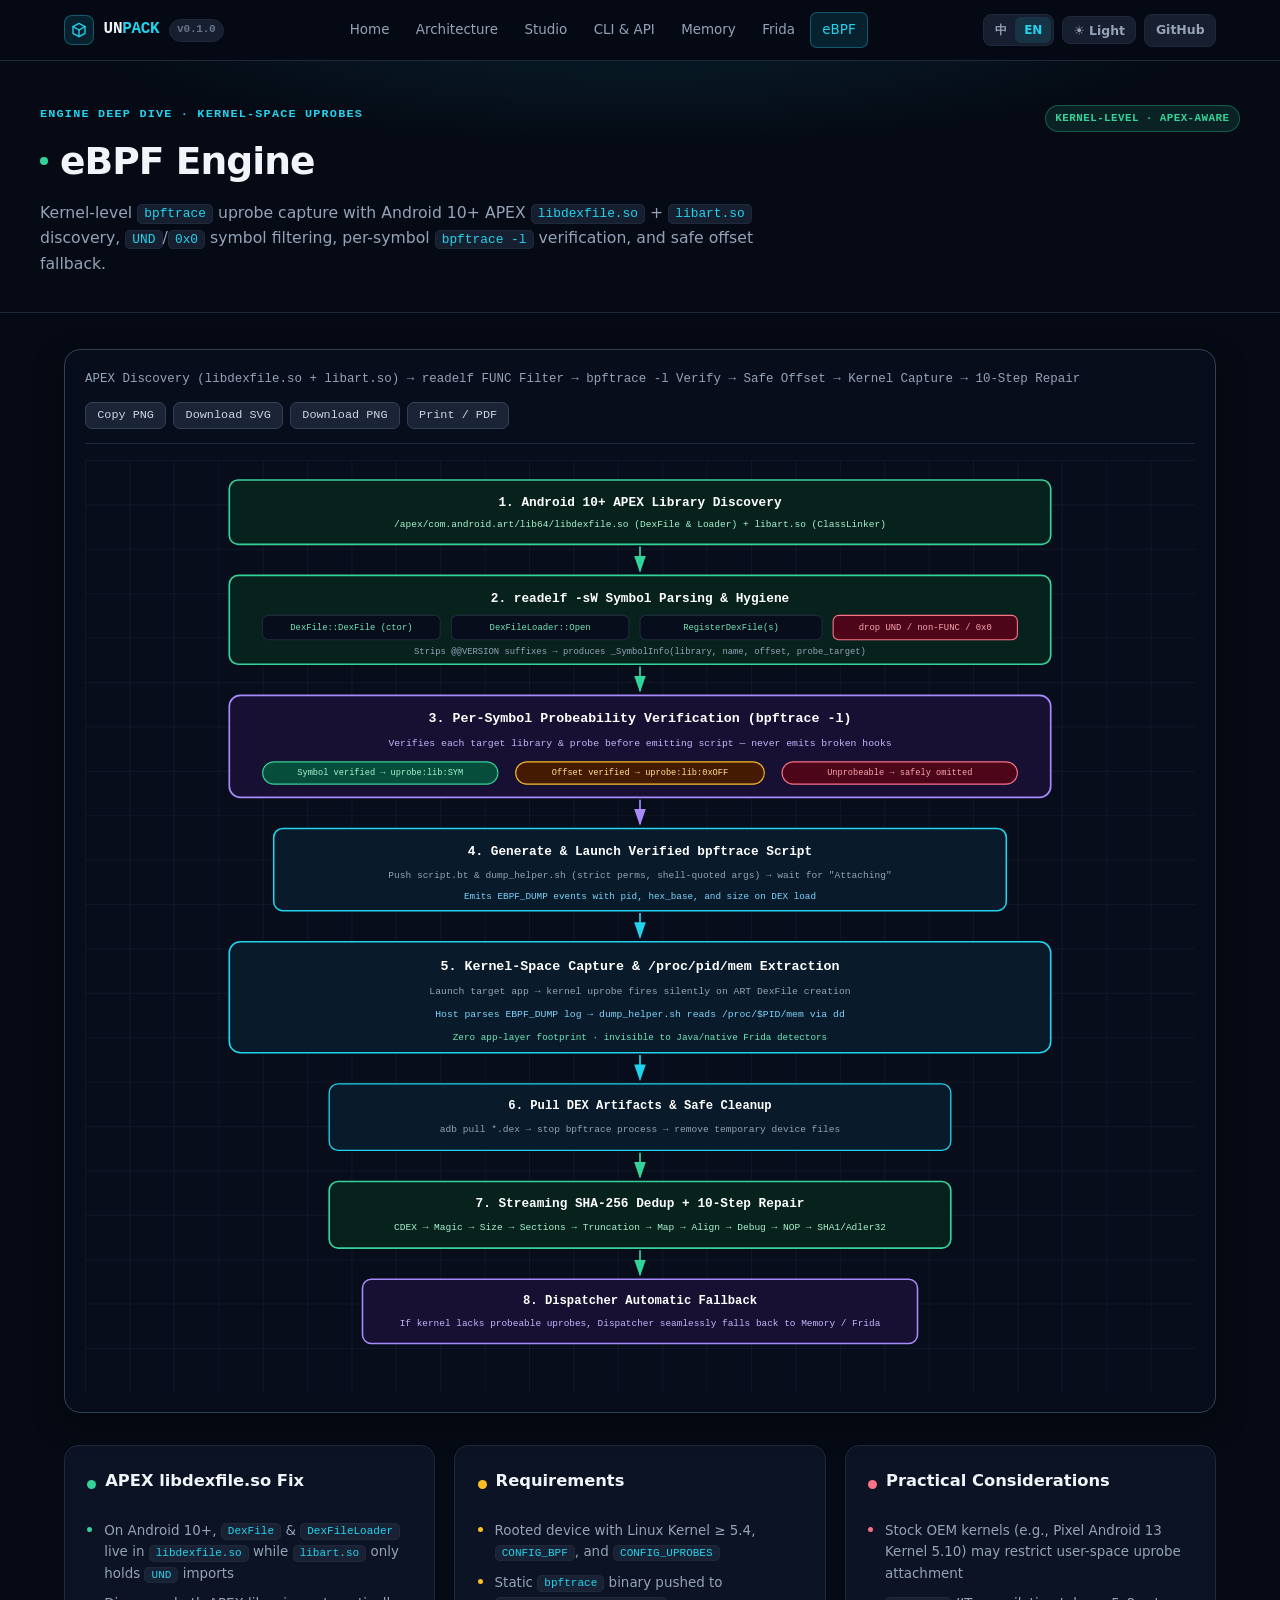
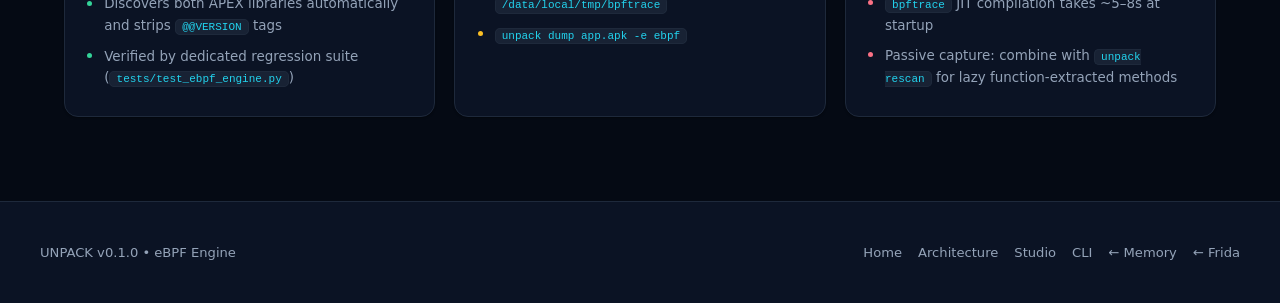
<file: docs/engine-ebpf.html>
<!DOCTYPE html>
<html lang="en" data-theme="dark" data-lang="en" data-title-en="eBPF Engine — UNPACK" data-title-zh="eBPF 引擎详解 — UNPACK">
<head>
  <meta charset="UTF-8">
  <meta name="viewport" content="width=device-width, initial-scale=1.0">
  <title>eBPF Engine — UNPACK</title>
  <meta name="description" content="UNPACK eBPF Engine: kernel-level bpftrace uprobes with Android 10+ APEX libdexfile.so discovery, UND/non-FUNC filtering, bpftrace -l verification, and safe offset fallback.">
  <meta property="og:title" content="UNPACK eBPF Engine — APEX-Aware Kernel Uprobes">
  <meta property="og:description" content="Kernel-space DEX capture via bpftrace uprobes on APEX libdexfile.so and libart.so with verified probeability.">
  <meta property="og:type" content="website">
  <link rel="icon" type="image/svg+xml" href="data:image/svg+xml,%3Csvg xmlns='http://www.w3.org/2000/svg' viewBox='0 0 24 24' fill='none' stroke='%2334d399' stroke-width='2' stroke-linecap='round' stroke-linejoin='round'%3E%3Cpath d='M12 2L3 7v10l9 5 9-5V7l-9-5z'/%3E%3Cpath d='M12 22V12'/%3E%3Cpath d='M3 7l9 5 9-5'/%3E%3C/svg%3E">
  <link rel="stylesheet" href="assets/site.css">
</head>
<body>
  <a class="skip-link" href="#main-content">Skip to content</a>

  <header class="site-nav">
    <div class="nav-inner">
      <a class="nav-brand" href="index.html">
        <span class="brand-mark" aria-hidden="true">
          <svg width="16" height="16" viewBox="0 0 24 24" fill="none" stroke="currentColor" stroke-width="2" stroke-linecap="round" stroke-linejoin="round"><path d="M12 2L3 7v10l9 5 9-5V7l-9-5z"/><path d="M12 22V12"/><path d="M3 7l9 5 9-5"/></svg>
        </span>
        <span class="brand-word">UN<span>PACK</span></span>
        <span class="brand-ver mono">v0.1.0</span>
      </a>
      <nav class="nav-links" aria-label="Main navigation">
        <a href="index.html"><span class="lang-en">Home</span><span class="lang-zh">首页</span></a>
        <a href="architecture.html"><span class="lang-en">Architecture</span><span class="lang-zh">架构</span></a>
        <a href="studio.html"><span class="lang-en">Studio</span><span class="lang-zh">工作台</span></a>
        <a href="cli.html"><span class="lang-en">CLI &amp; API</span><span class="lang-zh">命令行</span></a>
        <a href="engine-memory.html">Memory</a>
        <a href="engine-frida.html">Frida</a>
        <a href="engine-ebpf.html" class="active">eBPF</a>
      </nav>
      <div class="nav-controls">
        <div class="seg-toggle" role="group" aria-label="Language">
          <button type="button" class="seg-btn" data-set-lang="zh">中</button>
          <button type="button" class="seg-btn active" data-set-lang="en">EN</button>
        </div>
        <button type="button" class="icon-btn" data-theme-toggle aria-label="Toggle theme">☀ Light</button>
        <a class="icon-btn" href="https://github.com/overkazaf/unpack" target="_blank" rel="noopener">GitHub</a>
        <button type="button" class="icon-btn nav-burger" data-nav-burger aria-label="Toggle menu" aria-expanded="false">☰</button>
      </div>
    </div>
    <div class="mobile-drawer" id="mobileDrawer">
      <div class="mobile-drawer-links">
        <a href="index.html"><span class="lang-en">Home</span><span class="lang-zh">首页</span></a>
        <a href="architecture.html"><span class="lang-en">Architecture</span><span class="lang-zh">架构图</span></a>
        <a href="studio.html"><span class="lang-en">UNPACK Studio</span><span class="lang-zh">Web 工作台</span></a>
        <a href="cli.html"><span class="lang-en">CLI Reference</span><span class="lang-zh">CLI 参考</span></a>
        <a href="engine-memory.html">Memory Engine</a>
        <a href="engine-frida.html">Frida Engine</a>
        <a href="engine-ebpf.html" class="active">eBPF Engine</a>
        <a href="https://github.com/overkazaf/unpack" target="_blank" rel="noopener">GitHub Repo</a>
      </div>
    </div>
  </header>

  <main id="main-content">
    <section class="page-hero">
      <div class="page-hero-inner">
        <div>
          <div class="section-label"><span class="lang-en">Engine Deep Dive · Kernel-Space Uprobes</span><span class="lang-zh">引擎详解 · 内核态探针</span></div>
          <h1><span class="pulse-dot"></span>eBPF Engine</h1>
          <p class="lang-en">Kernel-level <code>bpftrace</code> uprobe capture with Android 10+ APEX <code>libdexfile.so</code> + <code>libart.so</code> discovery, <code>UND</code>/<code>0x0</code> symbol filtering, per-symbol <code>bpftrace -l</code> verification, and safe offset fallback.</p>
          <p class="lang-zh">基于内核态 <code>bpftrace</code> uprobe 捕获 DEX 加载事件，支持 Android 10+ APEX <code>libdexfile.so</code> 与 <code>libart.so</code> 自动发现、<code>UND</code>/<code>0x0</code> 符号过滤、<code>bpftrace -l</code> 逐项验证与安全偏移回退。</p>
        </div>
        <span class="badge badge-emerald">KERNEL-LEVEL · APEX-AWARE</span>
      </div>
    </section>

    <section class="section section-tight">
      <div class="diagram-card">
        <div class="diagram-toolbar">
          <span class="diagram-caption">APEX Discovery (libdexfile.so + libart.so) &rarr; readelf FUNC Filter &rarr; bpftrace -l Verify &rarr; Safe Offset &rarr; Kernel Capture &rarr; 10-Step Repair</span>
          <div class="export-actions">
            <button type="button" class="export-btn" data-export-action="copy" data-export-name="unpack-engine-ebpf">Copy PNG</button>
            <button type="button" class="export-btn" data-export-action="svg" data-export-name="unpack-engine-ebpf">Download SVG</button>
            <button type="button" class="export-btn" data-export-action="png" data-export-name="unpack-engine-ebpf">Download PNG</button>
            <button type="button" class="export-btn" data-export-action="pdf" data-export-name="unpack-engine-ebpf">Print / PDF</button>
          </div>
        </div>
        <div class="diagram-scroll">
          <svg viewBox="0 0 1000 840" data-exportable="true" role="img" aria-label="eBPF Engine APEX-Aware Workflow Diagram">
            <defs>
              <marker id="ah-g" markerWidth="10" markerHeight="7" refX="9" refY="3.5" orient="auto"><polygon points="0 0,10 3.5,0 7" fill="#34d399"/></marker>
              <marker id="ah-c" markerWidth="10" markerHeight="7" refX="9" refY="3.5" orient="auto"><polygon points="0 0,10 3.5,0 7" fill="#22d3ee"/></marker>
              <marker id="ah-v" markerWidth="10" markerHeight="7" refX="9" refY="3.5" orient="auto"><polygon points="0 0,10 3.5,0 7" fill="#a78bfa"/></marker>
              <pattern id="grid" width="40" height="40" patternUnits="userSpaceOnUse"><path d="M 40 0 L 0 0 0 40" fill="none" stroke="#1e293b" stroke-width="0.6"/></pattern>
            </defs>
            <rect width="1000" height="840" fill="url(#grid)"/>

            <!-- Flow arrows -->
            <line x1="500" y1="78" x2="500" y2="100" stroke="#34d399" stroke-width="1.5" class="flow-line" marker-end="url(#ah-g)"/>
            <line x1="500" y1="186" x2="500" y2="208" stroke="#34d399" stroke-width="1.5" class="flow-line" marker-end="url(#ah-g)"/>
            <line x1="500" y1="306" x2="500" y2="328" stroke="#a78bfa" stroke-width="1.5" class="flow-line" marker-end="url(#ah-v)"/>
            <line x1="500" y1="408" x2="500" y2="430" stroke="#22d3ee" stroke-width="1.5" class="flow-line" marker-end="url(#ah-c)"/>
            <line x1="500" y1="536" x2="500" y2="558" stroke="#22d3ee" stroke-width="1.5" class="flow-line" marker-end="url(#ah-c)"/>
            <line x1="500" y1="624" x2="500" y2="646" stroke="#34d399" stroke-width="1.5" class="flow-line" marker-end="url(#ah-g)"/>
            <line x1="500" y1="712" x2="500" y2="734" stroke="#34d399" stroke-width="1.5" class="flow-line" marker-end="url(#ah-g)"/>

            <!-- Step 1: APEX Library Discovery -->
            <rect x="130" y="18" width="740" height="58" rx="8" fill="#07221c" stroke="#34d399" stroke-width="1.5"/>
            <text x="500" y="38" fill="#ffffff" font-size="11.5" font-weight="700" text-anchor="middle">1. Android 10+ APEX Library Discovery</text>
            <text x="500" y="58" fill="#a7f3d0" font-size="8.6" text-anchor="middle">/apex/com.android.art/lib64/libdexfile.so (DexFile &amp; Loader) + libart.so (ClassLinker)</text>

            <!-- Step 2: readelf Symbol Filtering -->
            <rect x="130" y="104" width="740" height="80" rx="8" fill="#07221c" stroke="#34d399" stroke-width="1.5"/>
            <text x="500" y="125" fill="#ffffff" font-size="11.5" font-weight="700" text-anchor="middle">2. readelf -sW Symbol Parsing &amp; Hygiene</text>
            <g font-size="8" text-anchor="middle">
              <rect x="160" y="140" width="160" height="22" rx="5" fill="#070d1b" stroke="#1e293b"/><text x="240" y="151" fill="#6ee7b7">DexFile::DexFile (ctor)</text>
              <rect x="330" y="140" width="160" height="22" rx="5" fill="#070d1b" stroke="#1e293b"/><text x="410" y="151" fill="#6ee7b7">DexFileLoader::Open</text>
              <rect x="500" y="140" width="164" height="22" rx="5" fill="#070d1b" stroke="#1e293b"/><text x="582" y="151" fill="#6ee7b7">RegisterDexFile(s)</text>
              <rect x="674" y="140" width="166" height="22" rx="5" fill="#4c0519" stroke="#fb7185"/><text x="757" y="151" fill="#fda4af">drop UND / non-FUNC / 0x0</text>
            </g>
            <text x="500" y="173" fill="#94a3b8" font-size="8" text-anchor="middle">Strips @@VERSION suffixes → produces _SymbolInfo(library, name, offset, probe_target)</text>

            <!-- Step 3: bpftrace -l Verification -->
            <rect x="130" y="212" width="740" height="92" rx="10" fill="#171033" stroke="#a78bfa" stroke-width="1.5"/>
            <text x="500" y="233" fill="#ffffff" font-size="12" font-weight="700" text-anchor="middle">3. Per-Symbol Probeability Verification (bpftrace -l)</text>
            <text x="500" y="255" fill="#c4b5fd" font-size="8.8" text-anchor="middle">Verifies each target library &amp; probe before emitting script — never emits broken hooks</text>
            <rect x="160" y="272" width="212" height="20" rx="10" fill="#064e3b" stroke="#34d399"/><text x="266" y="282" fill="#a7f3d0" font-size="7.8" text-anchor="middle">Symbol verified → uprobe:lib:SYM</text>
            <rect x="388" y="272" width="224" height="20" rx="10" fill="#451a03" stroke="#fbbf24"/><text x="500" y="282" fill="#fde68a" font-size="7.8" text-anchor="middle">Offset verified → uprobe:lib:0xOFF</text>
            <rect x="628" y="272" width="212" height="20" rx="10" fill="#4c0519" stroke="#fb7185"/><text x="734" y="282" fill="#fda4af" font-size="7.8" text-anchor="middle">Unprobeable → safely omitted</text>

            <!-- Step 4: Script Generation + Hardened Push -->
            <rect x="170" y="332" width="660" height="74" rx="8" fill="#091a2a" stroke="#22d3ee" stroke-width="1.4"/>
            <text x="500" y="353" fill="#ffffff" font-size="11.5" font-weight="700" text-anchor="middle">4. Generate &amp; Launch Verified bpftrace Script</text>
            <text x="500" y="374" fill="#94a3b8" font-size="8.6" text-anchor="middle">Push script.bt &amp; dump_helper.sh (strict perms, shell-quoted args) → wait for "Attaching"</text>
            <text x="500" y="393" fill="#7dd3fc" font-size="8.4" text-anchor="middle">Emits EBPF_DUMP events with pid, hex_base, and size on DEX load</text>

            <!-- Step 5: Kernel Capture + Helper Dump -->
            <rect x="130" y="434" width="740" height="100" rx="10" fill="#091a2a" stroke="#22d3ee" stroke-width="1.5"/>
            <text x="500" y="456" fill="#ffffff" font-size="12" font-weight="700" text-anchor="middle">5. Kernel-Space Capture &amp; /proc/pid/mem Extraction</text>
            <text x="500" y="479" fill="#94a3b8" font-size="8.8" text-anchor="middle">Launch target app → kernel uprobe fires silently on ART DexFile creation</text>
            <text x="500" y="500" fill="#7dd3fc" font-size="8.8" text-anchor="middle">Host parses EBPF_DUMP log → dump_helper.sh reads /proc/$PID/mem via dd</text>
            <text x="500" y="520" fill="#6ee7b7" font-size="8.4" text-anchor="middle">Zero app-layer footprint · invisible to Java/native Frida detectors</text>

            <!-- Step 6: Pull & Cleanup -->
            <rect x="220" y="562" width="560" height="60" rx="8" fill="#091a2a" stroke="#22d3ee" stroke-width="1.2"/>
            <text x="500" y="582" fill="#ffffff" font-size="11" font-weight="700" text-anchor="middle">6. Pull DEX Artifacts &amp; Safe Cleanup</text>
            <text x="500" y="603" fill="#94a3b8" font-size="8.6" text-anchor="middle">adb pull *.dex → stop bpftrace process → remove temporary device files</text>

            <!-- Step 7: 10-Step Repair -->
            <rect x="220" y="650" width="560" height="60" rx="8" fill="#07221c" stroke="#34d399" stroke-width="1.5"/>
            <text x="500" y="670" fill="#ffffff" font-size="11.5" font-weight="700" text-anchor="middle">7. Streaming SHA-256 Dedup + 10-Step Repair</text>
            <text x="500" y="691" fill="#a7f3d0" font-size="8.6" text-anchor="middle">CDEX → Magic → Size → Sections → Truncation → Map → Align → Debug → NOP → SHA1/Adler32</text>

            <!-- Step 8: Fallback note -->
            <rect x="250" y="738" width="500" height="58" rx="8" fill="#171033" stroke="#a78bfa" stroke-width="1.4"/>
            <text x="500" y="758" fill="#ffffff" font-size="11" font-weight="700" text-anchor="middle">8. Dispatcher Automatic Fallback</text>
            <text x="500" y="778" fill="#c4b5fd" font-size="8.5" text-anchor="middle">If kernel lacks probeable uprobes, Dispatcher seamlessly falls back to Memory / Frida</text>
          </svg>
        </div>
      </div>

      <div class="grid-3" style="margin-top:2rem;">
        <div class="card accent-emerald">
          <div class="card-header"><div class="card-title-group"><span class="card-dot emerald"></span><h3><span class="lang-en">APEX libdexfile.so Fix</span><span class="lang-zh">Android 10+ APEX 适配</span></h3></div></div>
          <ul>
            <li><span class="lang-en">On Android 10+, <code>DexFile</code> &amp; <code>DexFileLoader</code> live in <code>libdexfile.so</code> while <code>libart.so</code> only holds <code>UND</code> imports</span><span class="lang-zh">Android 10+ 起 <code>DexFile</code> 与 <code>DexFileLoader</code> 移至 <code>libdexfile.so</code>，<code>libart.so</code> 仅保留 <code>UND</code> 导入</span></li>
            <li><span class="lang-en">Discovers both APEX libraries automatically and strips <code>@@VERSION</code> tags</span><span class="lang-zh">自动发现两个 APEX 库，剔除 <code>UND</code>/非 <code>FUNC</code>/<code>0x0</code> 并清理 <code>@@VERSION</code> 后缀</span></li>
            <li><span class="lang-en">Verified by dedicated regression suite (<code>tests/test_ebpf_engine.py</code>)</span><span class="lang-zh">由独立回归测试集（<code>tests/test_ebpf_engine.py</code>）全程守护</span></li>
          </ul>
        </div>
        <div class="card accent-amber">
          <div class="card-header"><div class="card-title-group"><span class="card-dot amber"></span><h3><span class="lang-en">Requirements</span><span class="lang-zh">运行前提</span></h3></div></div>
          <ul>
            <li><span class="lang-en">Rooted device with Linux Kernel &ge; 5.4, <code>CONFIG_BPF</code>, and <code>CONFIG_UPROBES</code></span><span class="lang-zh">已 Root 设备，内核 &ge; 5.4 且启用 <code>CONFIG_BPF</code> 与 <code>CONFIG_UPROBES</code></span></li>
            <li><span class="lang-en">Static <code>bpftrace</code> binary pushed to <code>/data/local/tmp/bpftrace</code></span><span class="lang-zh">推送静态 <code>bpftrace</code> 二进制至 <code>/data/local/tmp/bpftrace</code></span></li>
            <li><code>unpack dump app.apk -e ebpf</code></li>
          </ul>
        </div>
        <div class="card accent-rose">
          <div class="card-header"><div class="card-title-group"><span class="card-dot rose"></span><h3><span class="lang-en">Practical Considerations</span><span class="lang-zh">实战注意事项</span></h3></div></div>
          <ul>
            <li><span class="lang-en">Stock OEM kernels (e.g., Pixel Android 13 Kernel 5.10) may restrict user-space uprobe attachment</span><span class="lang-zh">部分厂商原厂内核可能限制用户态 uprobe 挂载，此时自动降级到偏移校验或回退 Memory 引擎</span></li>
            <li><span class="lang-en"><code>bpftrace</code> JIT compilation takes ~5–8s at startup</span><span class="lang-zh"><code>bpftrace</code> 启动编译 BPF 字节码约需 5–8 秒</span></li>
            <li><span class="lang-en">Passive capture: combine with <code>unpack rescan</code> for lazy function-extracted methods</span><span class="lang-zh">被动捕获模式：对抗函数抽取壳可搭配 <code>unpack rescan</code> 增量触发</span></li>
          </ul>
        </div>
      </div>
    </section>
  </main>

  <footer class="site-footer">
    <div class="footer-inner">
      <div>UNPACK v0.1.0 &bull; eBPF Engine</div>
      <div class="footer-links">
        <a href="index.html"><span class="lang-en">Home</span><span class="lang-zh">首页</span></a>
        <a href="architecture.html"><span class="lang-en">Architecture</span><span class="lang-zh">架构</span></a>
        <a href="studio.html"><span class="lang-en">Studio</span><span class="lang-zh">工作台</span></a>
        <a href="cli.html"><span class="lang-en">CLI</span><span class="lang-zh">命令行</span></a>
        <a href="engine-memory.html">&larr; Memory</a>
        <a href="engine-frida.html">&larr; Frida</a>
      </div>
    </div>
  </footer>

  <script src="assets/site.js"></script>
</body>
</html>
</file>
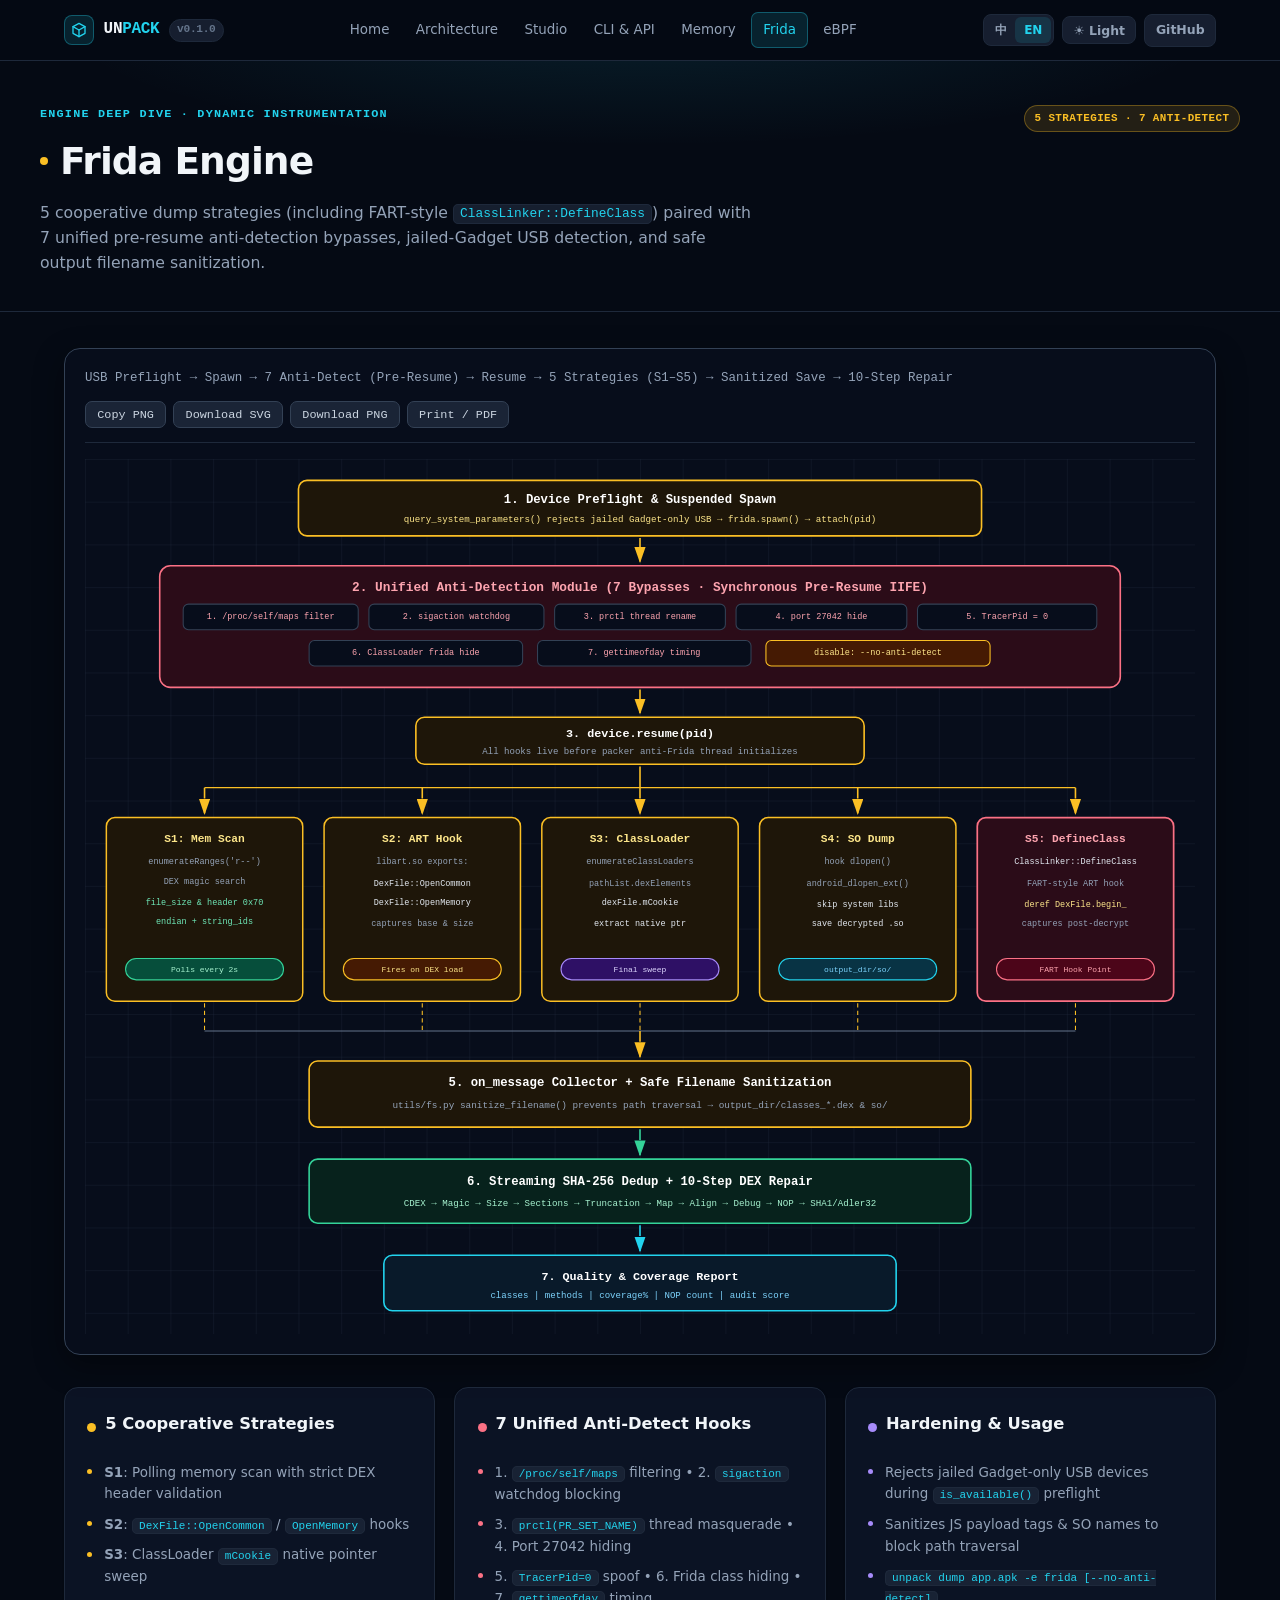
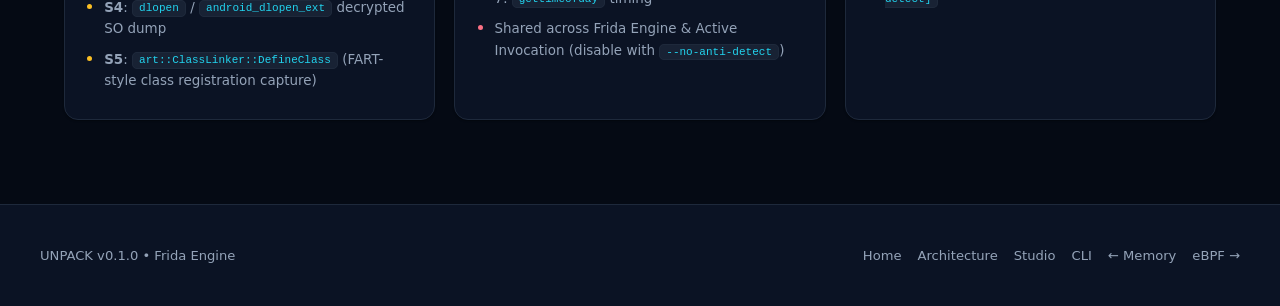
<file: docs/engine-frida.html>
<!DOCTYPE html>
<html lang="en" data-theme="dark" data-lang="en" data-title-en="Frida Engine — UNPACK" data-title-zh="Frida 引擎详解 — UNPACK">
<head>
  <meta charset="UTF-8">
  <meta name="viewport" content="width=device-width, initial-scale=1.0">
  <title>Frida Engine — UNPACK</title>
  <meta name="description" content="UNPACK Frida Engine: 5 cooperative dumping strategies including FART-style ClassLinker::DefineClass, 7 pre-resume anti-detection bypasses, jailed-Gadget USB detection, and path sanitization.">
  <meta property="og:title" content="UNPACK Frida Engine — 5 Strategies + 7 Anti-Detect Bypasses">
  <meta property="og:description" content="Memory scan, DexFile::Open hooks, ClassLoader mCookie, dlopen SO dump, and ClassLinker::DefineClass with 7 pre-resume anti-detection hooks.">
  <meta property="og:type" content="website">
  <link rel="icon" type="image/svg+xml" href="data:image/svg+xml,%3Csvg xmlns='http://www.w3.org/2000/svg' viewBox='0 0 24 24' fill='none' stroke='%23fbbf24' stroke-width='2' stroke-linecap='round' stroke-linejoin='round'%3E%3Cpath d='M12 2L3 7v10l9 5 9-5V7l-9-5z'/%3E%3Cpath d='M12 22V12'/%3E%3Cpath d='M3 7l9 5 9-5'/%3E%3C/svg%3E">
  <link rel="stylesheet" href="assets/site.css">
</head>
<body>
  <a class="skip-link" href="#main-content">Skip to content</a>

  <header class="site-nav">
    <div class="nav-inner">
      <a class="nav-brand" href="index.html">
        <span class="brand-mark" aria-hidden="true">
          <svg width="16" height="16" viewBox="0 0 24 24" fill="none" stroke="currentColor" stroke-width="2" stroke-linecap="round" stroke-linejoin="round"><path d="M12 2L3 7v10l9 5 9-5V7l-9-5z"/><path d="M12 22V12"/><path d="M3 7l9 5 9-5"/></svg>
        </span>
        <span class="brand-word">UN<span>PACK</span></span>
        <span class="brand-ver mono">v0.1.0</span>
      </a>
      <nav class="nav-links" aria-label="Main navigation">
        <a href="index.html"><span class="lang-en">Home</span><span class="lang-zh">首页</span></a>
        <a href="architecture.html"><span class="lang-en">Architecture</span><span class="lang-zh">架构</span></a>
        <a href="studio.html"><span class="lang-en">Studio</span><span class="lang-zh">工作台</span></a>
        <a href="cli.html"><span class="lang-en">CLI &amp; API</span><span class="lang-zh">命令行</span></a>
        <a href="engine-memory.html">Memory</a>
        <a href="engine-frida.html" class="active">Frida</a>
        <a href="engine-ebpf.html">eBPF</a>
      </nav>
      <div class="nav-controls">
        <div class="seg-toggle" role="group" aria-label="Language">
          <button type="button" class="seg-btn" data-set-lang="zh">中</button>
          <button type="button" class="seg-btn active" data-set-lang="en">EN</button>
        </div>
        <button type="button" class="icon-btn" data-theme-toggle aria-label="Toggle theme">☀ Light</button>
        <a class="icon-btn" href="https://github.com/overkazaf/unpack" target="_blank" rel="noopener">GitHub</a>
        <button type="button" class="icon-btn nav-burger" data-nav-burger aria-label="Toggle menu" aria-expanded="false">☰</button>
      </div>
    </div>
    <div class="mobile-drawer" id="mobileDrawer">
      <div class="mobile-drawer-links">
        <a href="index.html"><span class="lang-en">Home</span><span class="lang-zh">首页</span></a>
        <a href="architecture.html"><span class="lang-en">Architecture</span><span class="lang-zh">架构图</span></a>
        <a href="studio.html"><span class="lang-en">UNPACK Studio</span><span class="lang-zh">Web 工作台</span></a>
        <a href="cli.html"><span class="lang-en">CLI Reference</span><span class="lang-zh">CLI 参考</span></a>
        <a href="engine-memory.html">Memory Engine</a>
        <a href="engine-frida.html" class="active">Frida Engine</a>
        <a href="engine-ebpf.html">eBPF Engine</a>
        <a href="https://github.com/overkazaf/unpack" target="_blank" rel="noopener">GitHub Repo</a>
      </div>
    </div>
  </header>

  <main id="main-content">
    <section class="page-hero">
      <div class="page-hero-inner">
        <div>
          <div class="section-label"><span class="lang-en">Engine Deep Dive · Dynamic Instrumentation</span><span class="lang-zh">引擎详解 · 动态插桩</span></div>
          <h1><span class="pulse-dot amber"></span>Frida Engine</h1>
          <p class="lang-en">5 cooperative dump strategies (including FART-style <code>ClassLinker::DefineClass</code>) paired with 7 unified pre-resume anti-detection bypasses, jailed-Gadget USB detection, and safe output filename sanitization.</p>
          <p class="lang-zh">5 种协同脱壳策略（含 FART 风格 <code>ClassLinker::DefineClass</code> 类注册挂钩）+ 7 项 resume 前同步生效的统一反检测绕过，具备越狱/Gadget USB 预检与安全文件名清洗。</p>
        </div>
        <span class="badge badge-amber">5 STRATEGIES · 7 ANTI-DETECT</span>
      </div>
    </section>

    <section class="section section-tight">
      <div class="diagram-card">
        <div class="diagram-toolbar">
          <span class="diagram-caption">USB Preflight &rarr; Spawn &rarr; 7 Anti-Detect (Pre-Resume) &rarr; Resume &rarr; 5 Strategies (S1–S5) &rarr; Sanitized Save &rarr; 10-Step Repair</span>
          <div class="export-actions">
            <button type="button" class="export-btn" data-export-action="copy" data-export-name="unpack-engine-frida">Copy PNG</button>
            <button type="button" class="export-btn" data-export-action="svg" data-export-name="unpack-engine-frida">Download SVG</button>
            <button type="button" class="export-btn" data-export-action="png" data-export-name="unpack-engine-frida">Download PNG</button>
            <button type="button" class="export-btn" data-export-action="pdf" data-export-name="unpack-engine-frida">Print / PDF</button>
          </div>
        </div>
        <div class="diagram-scroll">
          <svg viewBox="0 0 1040 820" data-exportable="true" role="img" aria-label="Frida Engine 5-Strategy Workflow Diagram">
            <defs>
              <marker id="ah-a" markerWidth="10" markerHeight="7" refX="9" refY="3.5" orient="auto"><polygon points="0 0,10 3.5,0 7" fill="#fbbf24"/></marker>
              <marker id="ah-g" markerWidth="10" markerHeight="7" refX="9" refY="3.5" orient="auto"><polygon points="0 0,10 3.5,0 7" fill="#34d399"/></marker>
              <marker id="ah-c" markerWidth="10" markerHeight="7" refX="9" refY="3.5" orient="auto"><polygon points="0 0,10 3.5,0 7" fill="#22d3ee"/></marker>
              <pattern id="grid" width="40" height="40" patternUnits="userSpaceOnUse"><path d="M 40 0 L 0 0 0 40" fill="none" stroke="#1e293b" stroke-width="0.6"/></pattern>
            </defs>
            <rect width="1040" height="820" fill="url(#grid)"/>

            <!-- Arrows -->
            <line x1="520" y1="74" x2="520" y2="96" stroke="#fbbf24" stroke-width="1.5" class="flow-line" marker-end="url(#ah-a)"/>
            <line x1="520" y1="216" x2="520" y2="238" stroke="#fbbf24" stroke-width="1.5" class="flow-line" marker-end="url(#ah-a)"/>
            <!-- Fan-out to 5 Strategies -->
            <line x1="520" y1="288" x2="520" y2="308" stroke="#fbbf24" stroke-width="1.5"/>
            <line x1="112" y1="308" x2="928" y2="308" stroke="#fbbf24" stroke-width="1.2"/>
            <line x1="112" y1="308" x2="112" y2="332" stroke="#fbbf24" stroke-width="1.5" class="flow-line" marker-end="url(#ah-a)"/>
            <line x1="316" y1="308" x2="316" y2="332" stroke="#fbbf24" stroke-width="1.5" class="flow-line" marker-end="url(#ah-a)"/>
            <line x1="520" y1="308" x2="520" y2="332" stroke="#fbbf24" stroke-width="1.5" class="flow-line" marker-end="url(#ah-a)"/>
            <line x1="724" y1="308" x2="724" y2="332" stroke="#fbbf24" stroke-width="1.5" class="flow-line" marker-end="url(#ah-a)"/>
            <line x1="928" y1="308" x2="928" y2="332" stroke="#fbbf24" stroke-width="1.5" class="flow-line" marker-end="url(#ah-a)"/>

            <!-- Converge from 5 Strategies -->
            <line x1="112" y1="510" x2="112" y2="536" stroke="#fbbf24" stroke-width="1" stroke-dasharray="4,3"/>
            <line x1="316" y1="510" x2="316" y2="536" stroke="#fbbf24" stroke-width="1" stroke-dasharray="4,3"/>
            <line x1="520" y1="510" x2="520" y2="536" stroke="#fbbf24" stroke-width="1" stroke-dasharray="4,3"/>
            <line x1="724" y1="510" x2="724" y2="536" stroke="#fbbf24" stroke-width="1" stroke-dasharray="4,3"/>
            <line x1="928" y1="510" x2="928" y2="536" stroke="#fbbf24" stroke-width="1" stroke-dasharray="4,3"/>
            <line x1="112" y1="536" x2="928" y2="536" stroke="#64748b" stroke-width="1"/>
            <line x1="520" y1="536" x2="520" y2="560" stroke="#fbbf24" stroke-width="1.5" class="flow-line" marker-end="url(#ah-a)"/>
            <line x1="520" y1="628" x2="520" y2="652" stroke="#34d399" stroke-width="1.5" class="flow-line" marker-end="url(#ah-g)"/>
            <line x1="520" y1="718" x2="520" y2="742" stroke="#22d3ee" stroke-width="1.5" class="flow-line" marker-end="url(#ah-c)"/>

            <!-- Step 1: Preflight & Spawn -->
            <rect x="200" y="20" width="640" height="52" rx="8" fill="#1e1609" stroke="#fbbf24" stroke-width="1.5"/>
            <text x="520" y="38" fill="#ffffff" font-size="11.5" font-weight="700" text-anchor="middle">1. Device Preflight &amp; Suspended Spawn</text>
            <text x="520" y="57" fill="#fde68a" font-size="8.6" text-anchor="middle">query_system_parameters() rejects jailed Gadget-only USB → frida.spawn() → attach(pid)</text>

            <!-- Step 2: 7 Anti-Detect -->
            <rect x="70" y="100" width="900" height="114" rx="10" fill="#2b0c18" stroke="#fb7185" stroke-width="1.5"/>
            <text x="520" y="120" fill="#fda4af" font-size="12" font-weight="700" text-anchor="middle">2. Unified Anti-Detection Module (7 Bypasses · Synchronous Pre-Resume IIFE)</text>
            <g font-size="8" text-anchor="middle" fill="#fda4af">
              <rect x="92" y="136" width="164" height="24" rx="5" fill="#070d1b" stroke="#334155"/><text x="174" y="148">1. /proc/self/maps filter</text>
              <rect x="266" y="136" width="164" height="24" rx="5" fill="#070d1b" stroke="#334155"/><text x="348" y="148">2. sigaction watchdog</text>
              <rect x="440" y="136" width="160" height="24" rx="5" fill="#070d1b" stroke="#334155"/><text x="520" y="148">3. prctl thread rename</text>
              <rect x="610" y="136" width="160" height="24" rx="5" fill="#070d1b" stroke="#334155"/><text x="690" y="148">4. port 27042 hide</text>
              <rect x="780" y="136" width="168" height="24" rx="5" fill="#070d1b" stroke="#334155"/><text x="864" y="148">5. TracerPid = 0</text>
              <rect x="210" y="170" width="200" height="24" rx="5" fill="#070d1b" stroke="#334155"/><text x="310" y="182">6. ClassLoader frida hide</text>
              <rect x="424" y="170" width="200" height="24" rx="5" fill="#070d1b" stroke="#334155"/><text x="524" y="182">7. gettimeofday timing</text>
              <rect x="638" y="170" width="210" height="24" rx="5" fill="#451a03" stroke="#fbbf24"/><text x="743" y="182" fill="#fde68a">disable: --no-anti-detect</text>
            </g>

            <!-- Step 3: Resume -->
            <rect x="310" y="242" width="420" height="44" rx="8" fill="#1e1609" stroke="#fbbf24" stroke-width="1.5"/>
            <text x="520" y="258" fill="#ffffff" font-size="11" font-weight="700" text-anchor="middle">3. device.resume(pid)</text>
            <text x="520" y="274" fill="#94a3b8" font-size="8.5" text-anchor="middle">All hooks live before packer anti-Frida thread initializes</text>

            <!-- Step 4: 5 Strategies -->
            <rect x="20" y="336" width="184" height="172" rx="8" fill="#1e1609" stroke="#fbbf24" stroke-width="1.4"/>
            <text x="112" y="356" fill="#fde68a" font-size="10.5" font-weight="700" text-anchor="middle">S1: Mem Scan</text>
            <text x="112" y="378" fill="#94a3b8" font-size="8" text-anchor="middle">enumerateRanges('r--')</text>
            <text x="112" y="396" fill="#94a3b8" font-size="8" text-anchor="middle">DEX magic search</text>
            <text x="112" y="416" fill="#6ee7b7" font-size="8" text-anchor="middle">file_size &amp; header 0x70</text>
            <text x="112" y="434" fill="#6ee7b7" font-size="8" text-anchor="middle">endian + string_ids</text>
            <rect x="38" y="468" width="148" height="20" rx="10" fill="#064e3b" stroke="#34d399"/><text x="112" y="478" fill="#a7f3d0" font-size="7.5" text-anchor="middle">Polls every 2s</text>

            <rect x="224" y="336" width="184" height="172" rx="8" fill="#1e1609" stroke="#fbbf24" stroke-width="1.4"/>
            <text x="316" y="356" fill="#fde68a" font-size="10.5" font-weight="700" text-anchor="middle">S2: ART Hook</text>
            <text x="316" y="378" fill="#94a3b8" font-size="8" text-anchor="middle">libart.so exports:</text>
            <text x="316" y="398" fill="#e2e8f0" font-size="8" text-anchor="middle">DexFile::OpenCommon</text>
            <text x="316" y="416" fill="#e2e8f0" font-size="8" text-anchor="middle">DexFile::OpenMemory</text>
            <text x="316" y="436" fill="#94a3b8" font-size="8" text-anchor="middle">captures base &amp; size</text>
            <rect x="242" y="468" width="148" height="20" rx="10" fill="#451a03" stroke="#fbbf24"/><text x="316" y="478" fill="#fde68a" font-size="7.5" text-anchor="middle">Fires on DEX load</text>

            <rect x="428" y="336" width="184" height="172" rx="8" fill="#1e1609" stroke="#fbbf24" stroke-width="1.4"/>
            <text x="520" y="356" fill="#fde68a" font-size="10.5" font-weight="700" text-anchor="middle">S3: ClassLoader</text>
            <text x="520" y="378" fill="#94a3b8" font-size="8" text-anchor="middle">enumerateClassLoaders</text>
            <text x="520" y="398" fill="#94a3b8" font-size="8" text-anchor="middle">pathList.dexElements</text>
            <text x="520" y="416" fill="#e2e8f0" font-size="8" text-anchor="middle">dexFile.mCookie</text>
            <text x="520" y="436" fill="#e2e8f0" font-size="8" text-anchor="middle">extract native ptr</text>
            <rect x="446" y="468" width="148" height="20" rx="10" fill="#2e1065" stroke="#a78bfa"/><text x="520" y="478" fill="#ddd6fe" font-size="7.5" text-anchor="middle">Final sweep</text>

            <rect x="632" y="336" width="184" height="172" rx="8" fill="#1e1609" stroke="#fbbf24" stroke-width="1.4"/>
            <text x="724" y="356" fill="#fde68a" font-size="10.5" font-weight="700" text-anchor="middle">S4: SO Dump</text>
            <text x="724" y="378" fill="#94a3b8" font-size="8" text-anchor="middle">hook dlopen()</text>
            <text x="724" y="398" fill="#94a3b8" font-size="8" text-anchor="middle">android_dlopen_ext()</text>
            <text x="724" y="418" fill="#e2e8f0" font-size="8" text-anchor="middle">skip system libs</text>
            <text x="724" y="436" fill="#e2e8f0" font-size="8" text-anchor="middle">save decrypted .so</text>
            <rect x="650" y="468" width="148" height="20" rx="10" fill="#083344" stroke="#22d3ee"/><text x="724" y="478" fill="#7dd3fc" font-size="7.5" text-anchor="middle">output_dir/so/</text>

            <rect x="836" y="336" width="184" height="172" rx="8" fill="#2b0c18" stroke="#fb7185" stroke-width="1.6"/>
            <text x="928" y="356" fill="#fda4af" font-size="10.5" font-weight="700" text-anchor="middle">S5: DefineClass</text>
            <text x="928" y="378" fill="#e2e8f0" font-size="8" text-anchor="middle">ClassLinker::DefineClass</text>
            <text x="928" y="398" fill="#94a3b8" font-size="8" text-anchor="middle">FART-style ART hook</text>
            <text x="928" y="418" fill="#fde68a" font-size="8" text-anchor="middle">deref DexFile.begin_</text>
            <text x="928" y="436" fill="#94a3b8" font-size="8" text-anchor="middle">captures post-decrypt</text>
            <rect x="854" y="468" width="148" height="20" rx="10" fill="#4c0519" stroke="#fb7185"/><text x="928" y="478" fill="#fda4af" font-size="7.5" text-anchor="middle">FART Hook Point</text>

            <!-- Step 5: on_message + sanitize -->
            <rect x="210" y="564" width="620" height="62" rx="8" fill="#1e1609" stroke="#fbbf24" stroke-width="1.5"/>
            <text x="520" y="585" fill="#ffffff" font-size="11.5" font-weight="700" text-anchor="middle">5. on_message Collector + Safe Filename Sanitization</text>
            <text x="520" y="606" fill="#94a3b8" font-size="8.8" text-anchor="middle">utils/fs.py sanitize_filename() prevents path traversal → output_dir/classes_*.dex &amp; so/</text>

            <!-- Step 6: Dedup + Repair -->
            <rect x="210" y="656" width="620" height="60" rx="8" fill="#07221c" stroke="#34d399" stroke-width="1.5"/>
            <text x="520" y="677" fill="#ffffff" font-size="11.5" font-weight="700" text-anchor="middle">6. Streaming SHA-256 Dedup + 10-Step DEX Repair</text>
            <text x="520" y="698" fill="#a7f3d0" font-size="8.6" text-anchor="middle">CDEX → Magic → Size → Sections → Truncation → Map → Align → Debug → NOP → SHA1/Adler32</text>

            <!-- Step 7: Quality Report -->
            <rect x="280" y="746" width="480" height="52" rx="8" fill="#091a2a" stroke="#22d3ee" stroke-width="1.5"/>
            <text x="520" y="766" fill="#ffffff" font-size="11" font-weight="700" text-anchor="middle">7. Quality &amp; Coverage Report</text>
            <text x="520" y="784" fill="#7dd3fc" font-size="8.5" text-anchor="middle">classes | methods | coverage% | NOP count | audit score</text>
          </svg>
        </div>
      </div>

      <div class="grid-3" style="margin-top:2rem;">
        <div class="card accent-amber">
          <div class="card-header"><div class="card-title-group"><span class="card-dot amber"></span><h3><span class="lang-en">5 Cooperative Strategies</span><span class="lang-zh">5 种协同脱壳策略</span></h3></div></div>
          <ul>
            <li><strong>S1</strong>: <span class="lang-en">Polling memory scan with strict DEX header validation</span><span class="lang-zh">轮询内存扫描 + 严格 DEX 头部校验</span></li>
            <li><strong>S2</strong>: <code>DexFile::OpenCommon</code> / <code>OpenMemory</code> <span class="lang-en">hooks</span><span class="lang-zh">加载挂钩</span></li>
            <li><strong>S3</strong>: <span class="lang-en">ClassLoader <code>mCookie</code> native pointer sweep</span><span class="lang-zh">ClassLoader <code>mCookie</code> 指针遍历</span></li>
            <li><strong>S4</strong>: <code>dlopen</code> / <code>android_dlopen_ext</code> <span class="lang-en">decrypted SO dump</span><span class="lang-zh">解密 SO 同步提取</span></li>
            <li><strong>S5</strong>: <code>art::ClassLinker::DefineClass</code> <span class="lang-en">(FART-style class registration capture)</span><span class="lang-zh">（FART 风格类注册精准捕获）</span></li>
          </ul>
        </div>
        <div class="card accent-rose">
          <div class="card-header"><div class="card-title-group"><span class="card-dot rose"></span><h3><span class="lang-en">7 Unified Anti-Detect Hooks</span><span class="lang-zh">7 项统一反检测绕过</span></h3></div></div>
          <ul>
            <li><span class="lang-en">1. <code>/proc/self/maps</code> filtering &bull; 2. <code>sigaction</code> watchdog blocking</span><span class="lang-zh">1. <code>/proc/self/maps</code> 过滤 &bull; 2. <code>sigaction</code> 看门狗信号拦截</span></li>
            <li><span class="lang-en">3. <code>prctl(PR_SET_NAME)</code> thread masquerade &bull; 4. Port 27042 hiding</span><span class="lang-zh">3. <code>prctl</code> 线程名伪装 &bull; 4. 27042 端口扫描隐藏</span></li>
            <li><span class="lang-en">5. <code>TracerPid=0</code> spoof &bull; 6. Frida class hiding &bull; 7. <code>gettimeofday</code> timing</span><span class="lang-zh">5. <code>TracerPid=0</code> 伪造 &bull; 6. Frida 类名隐藏 &bull; 7. 时间差检测缓解</span></li>
            <li><span class="lang-en">Shared across Frida Engine &amp; Active Invocation (disable with <code>--no-anti-detect</code>)</span><span class="lang-zh">Frida 引擎与主动调用共用同一实现（可通过 <code>--no-anti-detect</code> 关闭）</span></li>
          </ul>
        </div>
        <div class="card accent-violet">
          <div class="card-header"><div class="card-title-group"><span class="card-dot violet"></span><h3><span class="lang-en">Hardening &amp; Usage</span><span class="lang-zh">安全加固与使用</span></h3></div></div>
          <ul>
            <li><span class="lang-en">Rejects jailed Gadget-only USB devices during <code>is_available()</code> preflight</span><span class="lang-zh"><code>is_available()</code> 自动识别并排除仅 Gadget 的非越狱 USB 设备</span></li>
            <li><span class="lang-en">Sanitizes JS payload tags &amp; SO names to block path traversal</span><span class="lang-zh">对 JS 回传的标签与 SO 文件名执行路径穿越清洗</span></li>
            <li><code>unpack dump app.apk -e frida [--no-anti-detect]</code></li>
          </ul>
        </div>
      </div>
    </section>
  </main>

  <footer class="site-footer">
    <div class="footer-inner">
      <div>UNPACK v0.1.0 &bull; Frida Engine</div>
      <div class="footer-links">
        <a href="index.html"><span class="lang-en">Home</span><span class="lang-zh">首页</span></a>
        <a href="architecture.html"><span class="lang-en">Architecture</span><span class="lang-zh">架构</span></a>
        <a href="studio.html"><span class="lang-en">Studio</span><span class="lang-zh">工作台</span></a>
        <a href="cli.html"><span class="lang-en">CLI</span><span class="lang-zh">命令行</span></a>
        <a href="engine-memory.html">&larr; Memory</a>
        <a href="engine-ebpf.html">eBPF &rarr;</a>
      </div>
    </div>
  </footer>

  <script src="assets/site.js"></script>
</body>
</html>
</file>
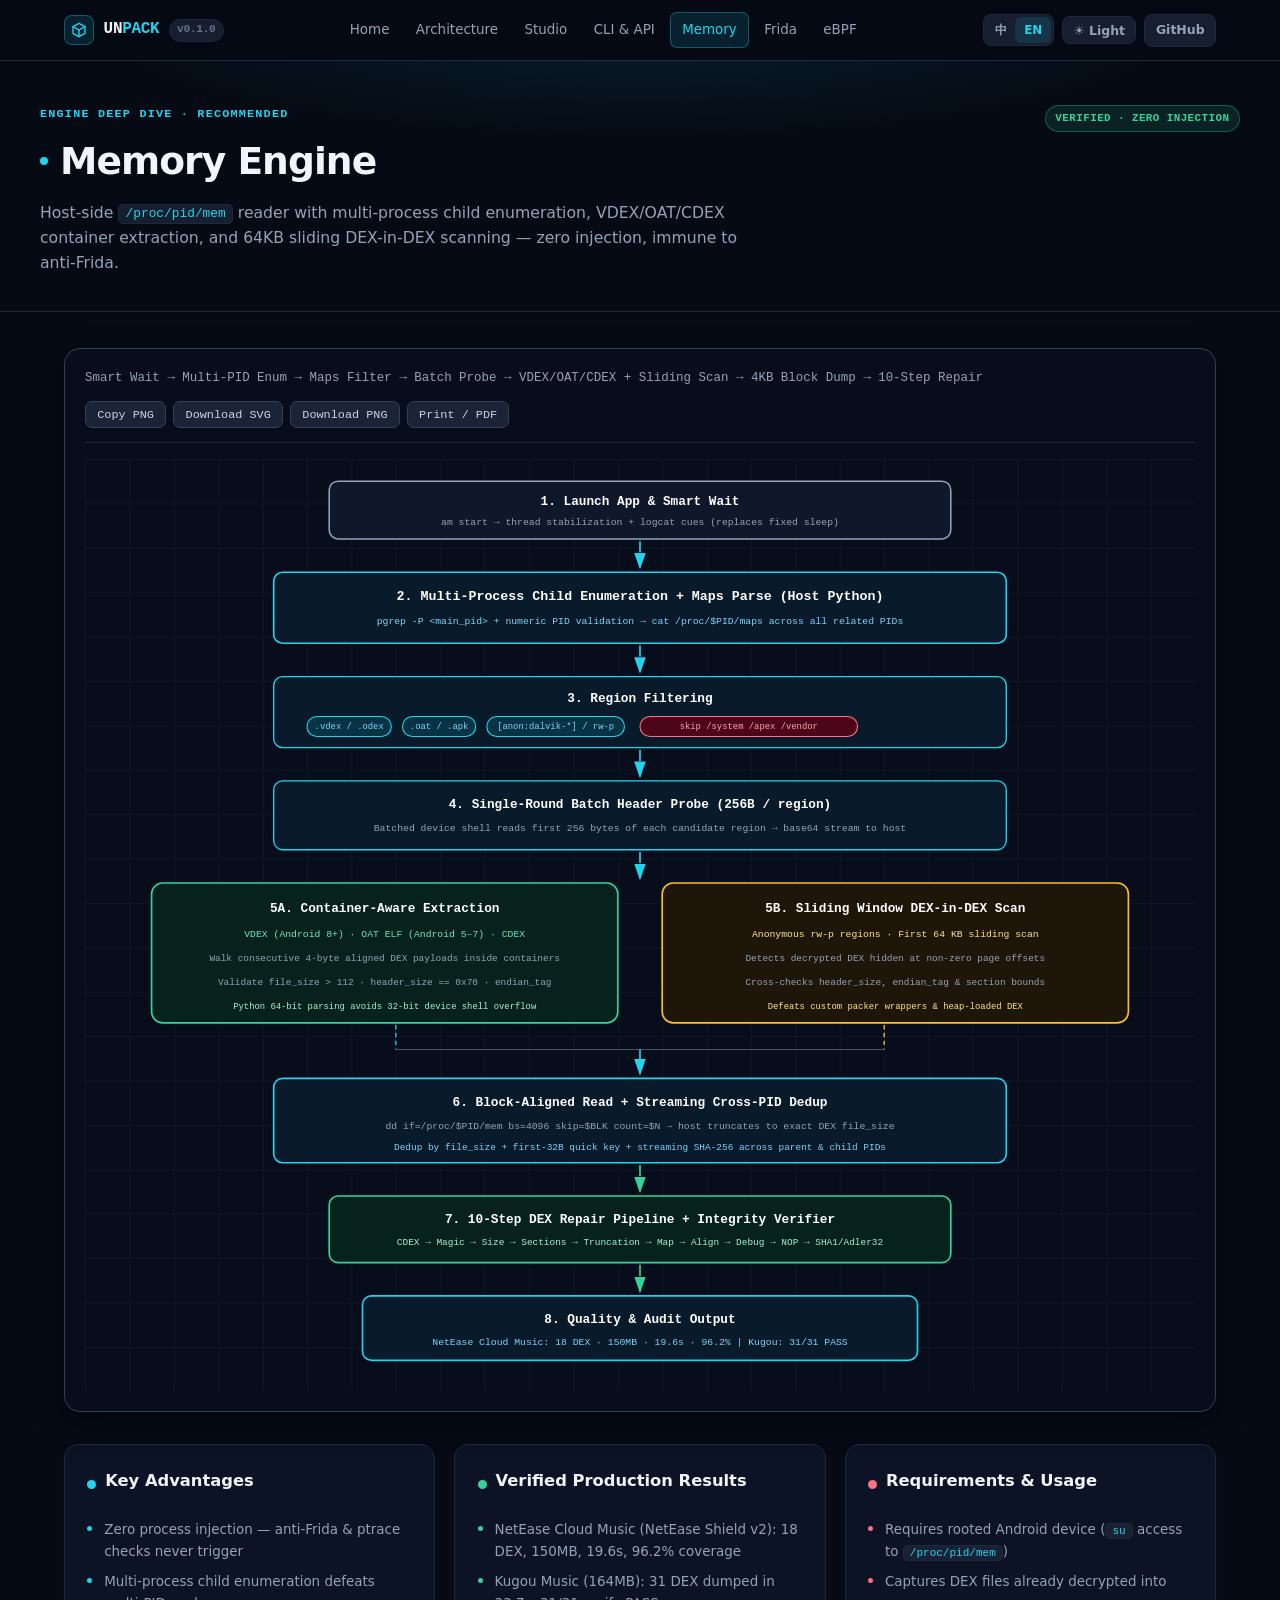
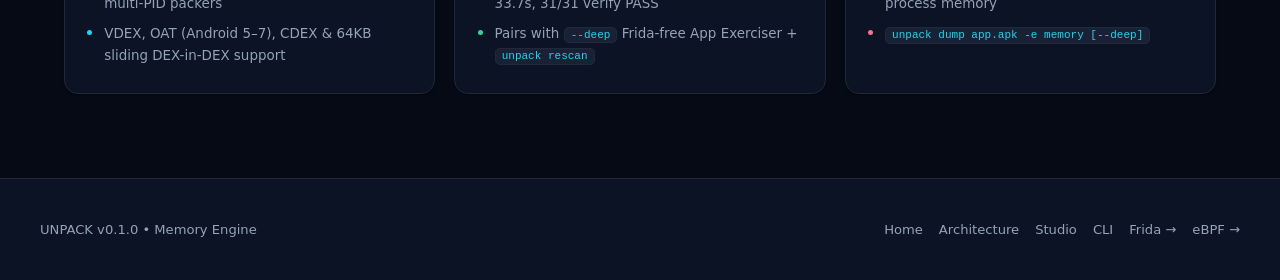
<file: docs/engine-memory.html>
<!DOCTYPE html>
<html lang="en" data-theme="dark" data-lang="en" data-title-en="Memory Engine — UNPACK" data-title-zh="Memory 引擎详解 — UNPACK">
<head>
  <meta charset="UTF-8">
  <meta name="viewport" content="width=device-width, initial-scale=1.0">
  <title>Memory Engine — UNPACK</title>
  <meta name="description" content="UNPACK Memory Engine architecture: zero-injection /proc/pid/mem reader, multi-process child enumeration, VDEX/OAT/CDEX container extraction, 64KB sliding DEX-in-DEX scanning, and smart wait.">
  <meta property="og:title" content="UNPACK Memory Engine — Zero-Injection Android Unpacker">
  <meta property="og:description" content="Multi-process /proc/pid/mem scanning with VDEX/OAT/CDEX awareness and sliding DEX-in-DEX detection.">
  <meta property="og:type" content="website">
  <link rel="icon" type="image/svg+xml" href="data:image/svg+xml,%3Csvg xmlns='http://www.w3.org/2000/svg' viewBox='0 0 24 24' fill='none' stroke='%2322d3ee' stroke-width='2' stroke-linecap='round' stroke-linejoin='round'%3E%3Cpath d='M12 2L3 7v10l9 5 9-5V7l-9-5z'/%3E%3Cpath d='M12 22V12'/%3E%3Cpath d='M3 7l9 5 9-5'/%3E%3C/svg%3E">
  <link rel="stylesheet" href="assets/site.css">
</head>
<body>
  <a class="skip-link" href="#main-content">Skip to content</a>

  <header class="site-nav">
    <div class="nav-inner">
      <a class="nav-brand" href="index.html">
        <span class="brand-mark" aria-hidden="true">
          <svg width="16" height="16" viewBox="0 0 24 24" fill="none" stroke="currentColor" stroke-width="2" stroke-linecap="round" stroke-linejoin="round"><path d="M12 2L3 7v10l9 5 9-5V7l-9-5z"/><path d="M12 22V12"/><path d="M3 7l9 5 9-5"/></svg>
        </span>
        <span class="brand-word">UN<span>PACK</span></span>
        <span class="brand-ver mono">v0.1.0</span>
      </a>
      <nav class="nav-links" aria-label="Main navigation">
        <a href="index.html"><span class="lang-en">Home</span><span class="lang-zh">首页</span></a>
        <a href="architecture.html"><span class="lang-en">Architecture</span><span class="lang-zh">架构</span></a>
        <a href="studio.html"><span class="lang-en">Studio</span><span class="lang-zh">工作台</span></a>
        <a href="cli.html"><span class="lang-en">CLI &amp; API</span><span class="lang-zh">命令行</span></a>
        <a href="engine-memory.html" class="active">Memory</a>
        <a href="engine-frida.html">Frida</a>
        <a href="engine-ebpf.html">eBPF</a>
      </nav>
      <div class="nav-controls">
        <div class="seg-toggle" role="group" aria-label="Language">
          <button type="button" class="seg-btn" data-set-lang="zh">中</button>
          <button type="button" class="seg-btn active" data-set-lang="en">EN</button>
        </div>
        <button type="button" class="icon-btn" data-theme-toggle aria-label="Toggle theme">☀ Light</button>
        <a class="icon-btn" href="https://github.com/overkazaf/unpack" target="_blank" rel="noopener">GitHub</a>
        <button type="button" class="icon-btn nav-burger" data-nav-burger aria-label="Toggle menu" aria-expanded="false">☰</button>
      </div>
    </div>
    <div class="mobile-drawer" id="mobileDrawer">
      <div class="mobile-drawer-links">
        <a href="index.html"><span class="lang-en">Home</span><span class="lang-zh">首页</span></a>
        <a href="architecture.html"><span class="lang-en">Architecture</span><span class="lang-zh">架构图</span></a>
        <a href="studio.html"><span class="lang-en">UNPACK Studio</span><span class="lang-zh">Web 工作台</span></a>
        <a href="cli.html"><span class="lang-en">CLI Reference</span><span class="lang-zh">CLI 参考</span></a>
        <a href="engine-memory.html" class="active">Memory Engine</a>
        <a href="engine-frida.html">Frida Engine</a>
        <a href="engine-ebpf.html">eBPF Engine</a>
        <a href="https://github.com/overkazaf/unpack" target="_blank" rel="noopener">GitHub Repo</a>
      </div>
    </div>
  </header>

  <main id="main-content">
    <section class="page-hero">
      <div class="page-hero-inner">
        <div>
          <div class="section-label"><span class="lang-en">Engine Deep Dive · Recommended</span><span class="lang-zh">引擎详解 · 推荐首选</span></div>
          <h1><span class="pulse-dot cyan"></span>Memory Engine</h1>
          <p class="lang-en">Host-side <code>/proc/pid/mem</code> reader with multi-process child enumeration, VDEX/OAT/CDEX container extraction, and 64KB sliding DEX-in-DEX scanning — zero injection, immune to anti-Frida.</p>
          <p class="lang-zh">Host 侧解析 <code>/proc/pid/maps</code> 并直读 <code>/proc/pid/mem</code>，支持多进程子进程枚举、VDEX/OAT/CDEX 容器提取与 64KB 滑动窗口 DEX-in-DEX 扫描 —— 零注入，对 anti-Frida 完全免疫。</p>
        </div>
        <span class="badge badge-emerald">VERIFIED · ZERO INJECTION</span>
      </div>
    </section>

    <section class="section section-tight">
      <div class="diagram-card">
        <div class="diagram-toolbar">
          <span class="diagram-caption">Smart Wait &rarr; Multi-PID Enum &rarr; Maps Filter &rarr; Batch Probe &rarr; VDEX/OAT/CDEX + Sliding Scan &rarr; 4KB Block Dump &rarr; 10-Step Repair</span>
          <div class="export-actions">
            <button type="button" class="export-btn" data-export-action="copy" data-export-name="unpack-engine-memory">Copy PNG</button>
            <button type="button" class="export-btn" data-export-action="svg" data-export-name="unpack-engine-memory">Download SVG</button>
            <button type="button" class="export-btn" data-export-action="png" data-export-name="unpack-engine-memory">Download PNG</button>
            <button type="button" class="export-btn" data-export-action="pdf" data-export-name="unpack-engine-memory">Print / PDF</button>
          </div>
        </div>
        <div class="diagram-scroll">
          <svg viewBox="0 0 1000 840" data-exportable="true" role="img" aria-label="Memory Engine Workflow Diagram">
            <defs>
              <marker id="ah-c" markerWidth="10" markerHeight="7" refX="9" refY="3.5" orient="auto"><polygon points="0 0,10 3.5,0 7" fill="#22d3ee"/></marker>
              <marker id="ah-g" markerWidth="10" markerHeight="7" refX="9" refY="3.5" orient="auto"><polygon points="0 0,10 3.5,0 7" fill="#34d399"/></marker>
              <pattern id="grid" width="40" height="40" patternUnits="userSpaceOnUse"><path d="M 40 0 L 0 0 0 40" fill="none" stroke="#1e293b" stroke-width="0.6"/></pattern>
            </defs>
            <rect width="1000" height="840" fill="url(#grid)"/>

            <!-- Flow Arrows -->
            <line x1="500" y1="74" x2="500" y2="98" stroke="#22d3ee" stroke-width="1.5" class="flow-line" marker-end="url(#ah-c)"/>
            <line x1="500" y1="168" x2="500" y2="192" stroke="#22d3ee" stroke-width="1.5" class="flow-line" marker-end="url(#ah-c)"/>
            <line x1="500" y1="262" x2="500" y2="286" stroke="#22d3ee" stroke-width="1.5" class="flow-line" marker-end="url(#ah-c)"/>
            <line x1="500" y1="354" x2="500" y2="378" stroke="#22d3ee" stroke-width="1.5" class="flow-line" marker-end="url(#ah-c)"/>
            <!-- Split to Container & Sliding Scan -->
            <line x1="280" y1="510" x2="280" y2="532" stroke="#22d3ee" stroke-width="1.2" stroke-dasharray="4,3"/>
            <line x1="720" y1="510" x2="720" y2="532" stroke="#fbbf24" stroke-width="1.2" stroke-dasharray="4,3"/>
            <line x1="280" y1="532" x2="720" y2="532" stroke="#475569" stroke-width="1"/>
            <line x1="500" y1="532" x2="500" y2="554" stroke="#22d3ee" stroke-width="1.5" class="flow-line" marker-end="url(#ah-c)"/>
            <line x1="500" y1="636" x2="500" y2="660" stroke="#34d399" stroke-width="1.5" class="flow-line" marker-end="url(#ah-g)"/>
            <line x1="500" y1="726" x2="500" y2="750" stroke="#34d399" stroke-width="1.5" class="flow-line" marker-end="url(#ah-g)"/>

            <!-- Step 1: Launch + Smart Wait -->
            <rect x="220" y="20" width="560" height="52" rx="8" fill="#0f172a" stroke="#94a3b8" stroke-width="1.4"/>
            <text x="500" y="38" fill="#ffffff" font-size="11.5" font-weight="700" text-anchor="middle">1. Launch App &amp; Smart Wait</text>
            <text x="500" y="57" fill="#94a3b8" font-size="8.8" text-anchor="middle">am start → thread stabilization + logcat cues (replaces fixed sleep)</text>

            <!-- Step 2: Multi-Process Enumeration -->
            <rect x="170" y="102" width="660" height="64" rx="8" fill="#091a2a" stroke="#22d3ee" stroke-width="1.5"/>
            <text x="500" y="124" fill="#ffffff" font-size="12" font-weight="700" text-anchor="middle">2. Multi-Process Child Enumeration + Maps Parse (Host Python)</text>
            <text x="500" y="146" fill="#7dd3fc" font-size="8.8" text-anchor="middle">pgrep -P &lt;main_pid&gt; + numeric PID validation → cat /proc/$PID/maps across all related PIDs</text>

            <!-- Step 3: Filter Regions -->
            <rect x="170" y="196" width="660" height="64" rx="8" fill="#091a2a" stroke="#22d3ee" stroke-width="1.2"/>
            <text x="500" y="216" fill="#ffffff" font-size="11.5" font-weight="700" text-anchor="middle">3. Region Filtering</text>
            <rect x="200" y="232" width="76" height="18" rx="9" fill="#083344" stroke="#22d3ee"/><text x="238" y="241" fill="#7dd3fc" font-size="8" text-anchor="middle">.vdex / .odex</text>
            <rect x="286" y="232" width="66" height="18" rx="9" fill="#083344" stroke="#22d3ee"/><text x="319" y="241" fill="#7dd3fc" font-size="8" text-anchor="middle">.oat / .apk</text>
            <rect x="362" y="232" width="124" height="18" rx="9" fill="#083344" stroke="#22d3ee"/><text x="424" y="241" fill="#7dd3fc" font-size="8" text-anchor="middle">[anon:dalvik-*] / rw-p</text>
            <rect x="500" y="232" width="196" height="18" rx="9" fill="#4c0519" stroke="#fb7185"/><text x="598" y="241" fill="#fda4af" font-size="8" text-anchor="middle">skip /system /apex /vendor</text>

            <!-- Step 4: Batch Probe -->
            <rect x="170" y="290" width="660" height="62" rx="8" fill="#091a2a" stroke="#22d3ee" stroke-width="1.2"/>
            <text x="500" y="311" fill="#ffffff" font-size="11.5" font-weight="700" text-anchor="middle">4. Single-Round Batch Header Probe (256B / region)</text>
            <text x="500" y="333" fill="#94a3b8" font-size="8.8" text-anchor="middle">Batched device shell reads first 256 bytes of each candidate region → base64 stream to host</text>

            <!-- Step 5A & 5B: Dual Detection Paths -->
            <rect x="60" y="382" width="420" height="126" rx="10" fill="#07221c" stroke="#34d399" stroke-width="1.5"/>
            <text x="270" y="405" fill="#ffffff" font-size="11.5" font-weight="700" text-anchor="middle">5A. Container-Aware Extraction</text>
            <text x="270" y="428" fill="#6ee7b7" font-size="8.8" text-anchor="middle">VDEX (Android 8+) · OAT ELF (Android 5–7) · CDEX</text>
            <text x="270" y="450" fill="#94a3b8" font-size="8.5" text-anchor="middle">Walk consecutive 4-byte aligned DEX payloads inside containers</text>
            <text x="270" y="472" fill="#94a3b8" font-size="8.5" text-anchor="middle">Validate file_size &gt; 112 · header_size == 0x70 · endian_tag</text>
            <text x="270" y="494" fill="#a7f3d0" font-size="8" text-anchor="middle">Python 64-bit parsing avoids 32-bit device shell overflow</text>

            <rect x="520" y="382" width="420" height="126" rx="10" fill="#1e1609" stroke="#fbbf24" stroke-width="1.5"/>
            <text x="730" y="405" fill="#ffffff" font-size="11.5" font-weight="700" text-anchor="middle">5B. Sliding Window DEX-in-DEX Scan</text>
            <text x="730" y="428" fill="#fde68a" font-size="8.8" text-anchor="middle">Anonymous rw-p regions · First 64 KB sliding scan</text>
            <text x="730" y="450" fill="#94a3b8" font-size="8.5" text-anchor="middle">Detects decrypted DEX hidden at non-zero page offsets</text>
            <text x="730" y="472" fill="#94a3b8" font-size="8.5" text-anchor="middle">Cross-checks header_size, endian_tag &amp; section bounds</text>
            <text x="730" y="494" fill="#fde68a" font-size="8" text-anchor="middle">Defeats custom packer wrappers &amp; heap-loaded DEX</text>

            <!-- Step 6: Block-Aligned Dump + Cross-PID Dedup -->
            <rect x="170" y="558" width="660" height="76" rx="8" fill="#091a2a" stroke="#22d3ee" stroke-width="1.5"/>
            <text x="500" y="580" fill="#ffffff" font-size="11.5" font-weight="700" text-anchor="middle">6. Block-Aligned Read + Streaming Cross-PID Dedup</text>
            <text x="500" y="601" fill="#94a3b8" font-size="8.8" text-anchor="middle">dd if=/proc/$PID/mem bs=4096 skip=$BLK count=$N → host truncates to exact DEX file_size</text>
            <text x="500" y="620" fill="#7dd3fc" font-size="8.5" text-anchor="middle">Dedup by file_size + first-32B quick key + streaming SHA-256 across parent &amp; child PIDs</text>

            <!-- Step 7: 10-Step Repair -->
            <rect x="220" y="664" width="560" height="60" rx="8" fill="#07221c" stroke="#34d399" stroke-width="1.5"/>
            <text x="500" y="685" fill="#ffffff" font-size="11.5" font-weight="700" text-anchor="middle">7. 10-Step DEX Repair Pipeline + Integrity Verifier</text>
            <text x="500" y="706" fill="#a7f3d0" font-size="8.5" text-anchor="middle">CDEX → Magic → Size → Sections → Truncation → Map → Align → Debug → NOP → SHA1/Adler32</text>

            <!-- Step 8: Report -->
            <rect x="250" y="754" width="500" height="58" rx="8" fill="#091a2a" stroke="#22d3ee" stroke-width="1.5"/>
            <text x="500" y="775" fill="#ffffff" font-size="11.5" font-weight="700" text-anchor="middle">8. Quality &amp; Audit Output</text>
            <text x="500" y="796" fill="#7dd3fc" font-size="8.8" text-anchor="middle">NetEase Cloud Music: 18 DEX · 150MB · 19.6s · 96.2%  |  Kugou: 31/31 PASS</text>
          </svg>
        </div>
      </div>

      <div class="grid-3" style="margin-top:2rem;">
        <div class="card">
          <div class="card-header"><div class="card-title-group"><span class="card-dot cyan"></span><h3><span class="lang-en">Key Advantages</span><span class="lang-zh">核心优势</span></h3></div></div>
          <ul>
            <li><span class="lang-en">Zero process injection — anti-Frida &amp; ptrace checks never trigger</span><span class="lang-zh">零进程注入 —— anti-Frida 与反调试检测完全无感</span></li>
            <li><span class="lang-en">Multi-process child enumeration defeats multi-PID packers</span><span class="lang-zh">自动枚举子进程，有效对抗多进程守护壳</span></li>
            <li><span class="lang-en">VDEX, OAT (Android 5–7), CDEX &amp; 64KB sliding DEX-in-DEX support</span><span class="lang-zh">全面支持 VDEX、OAT（Android 5–7）、CDEX 与匿名区滑动扫描</span></li>
          </ul>
        </div>
        <div class="card accent-emerald">
          <div class="card-header"><div class="card-title-group"><span class="card-dot emerald"></span><h3><span class="lang-en">Verified Production Results</span><span class="lang-zh">真机实测表现</span></h3></div></div>
          <ul>
            <li><span class="lang-en">NetEase Cloud Music (NetEase Shield v2): 18 DEX, 150MB, 19.6s, 96.2% coverage</span><span class="lang-zh">网易云音乐（网易易盾 v2）：18 个 DEX，150MB，19.6s，96.2% 覆盖率</span></li>
            <li><span class="lang-en">Kugou Music (164MB): 31 DEX dumped in 33.7s, 31/31 verify PASS</span><span class="lang-zh">酷狗音乐（164MB）：31 个 DEX，33.7s，31/31 验证通过</span></li>
            <li><span class="lang-en">Pairs with <code>--deep</code> Frida-free App Exerciser + <code>unpack rescan</code></span><span class="lang-zh">可配合 <code>--deep</code> 免 Frida 交互触发器与 <code>unpack rescan</code> 增量重扫</span></li>
          </ul>
        </div>
        <div class="card accent-rose">
          <div class="card-header"><div class="card-title-group"><span class="card-dot rose"></span><h3><span class="lang-en">Requirements &amp; Usage</span><span class="lang-zh">前提条件与用法</span></h3></div></div>
          <ul>
            <li><span class="lang-en">Requires rooted Android device (<code>su</code> access to <code>/proc/pid/mem</code>)</span><span class="lang-zh">需要已 Root 的 Android 设备（读取 <code>/proc/pid/mem</code>）</span></li>
            <li><span class="lang-en">Captures DEX files already decrypted into process memory</span><span class="lang-zh">仅提取已解密加载到内存中的 DEX</span></li>
            <li><code>unpack dump app.apk -e memory [--deep]</code></li>
          </ul>
        </div>
      </div>
    </section>
  </main>

  <footer class="site-footer">
    <div class="footer-inner">
      <div>UNPACK v0.1.0 &bull; Memory Engine</div>
      <div class="footer-links">
        <a href="index.html"><span class="lang-en">Home</span><span class="lang-zh">首页</span></a>
        <a href="architecture.html"><span class="lang-en">Architecture</span><span class="lang-zh">架构</span></a>
        <a href="studio.html"><span class="lang-en">Studio</span><span class="lang-zh">工作台</span></a>
        <a href="cli.html"><span class="lang-en">CLI</span><span class="lang-zh">命令行</span></a>
        <a href="engine-frida.html">Frida &rarr;</a>
        <a href="engine-ebpf.html">eBPF &rarr;</a>
      </div>
    </div>
  </footer>

  <script src="assets/site.js"></script>
</body>
</html>
</file>
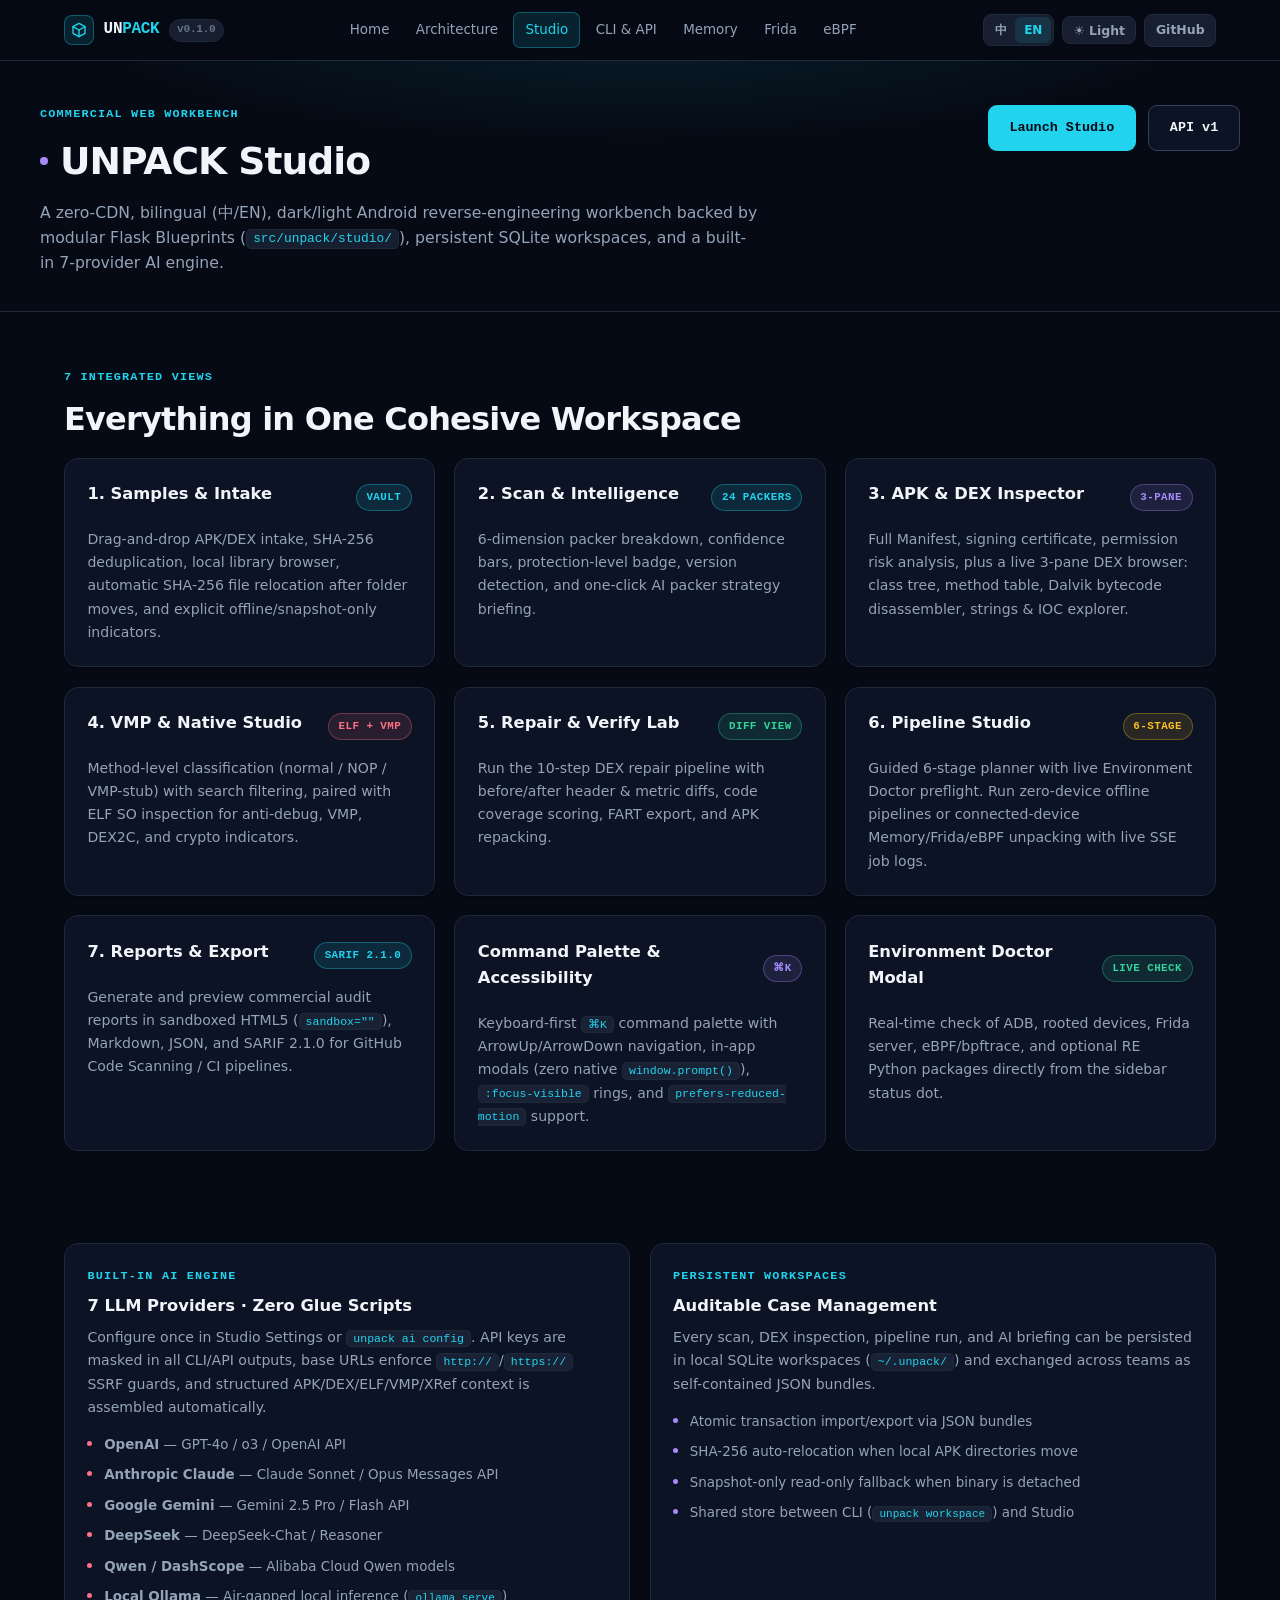
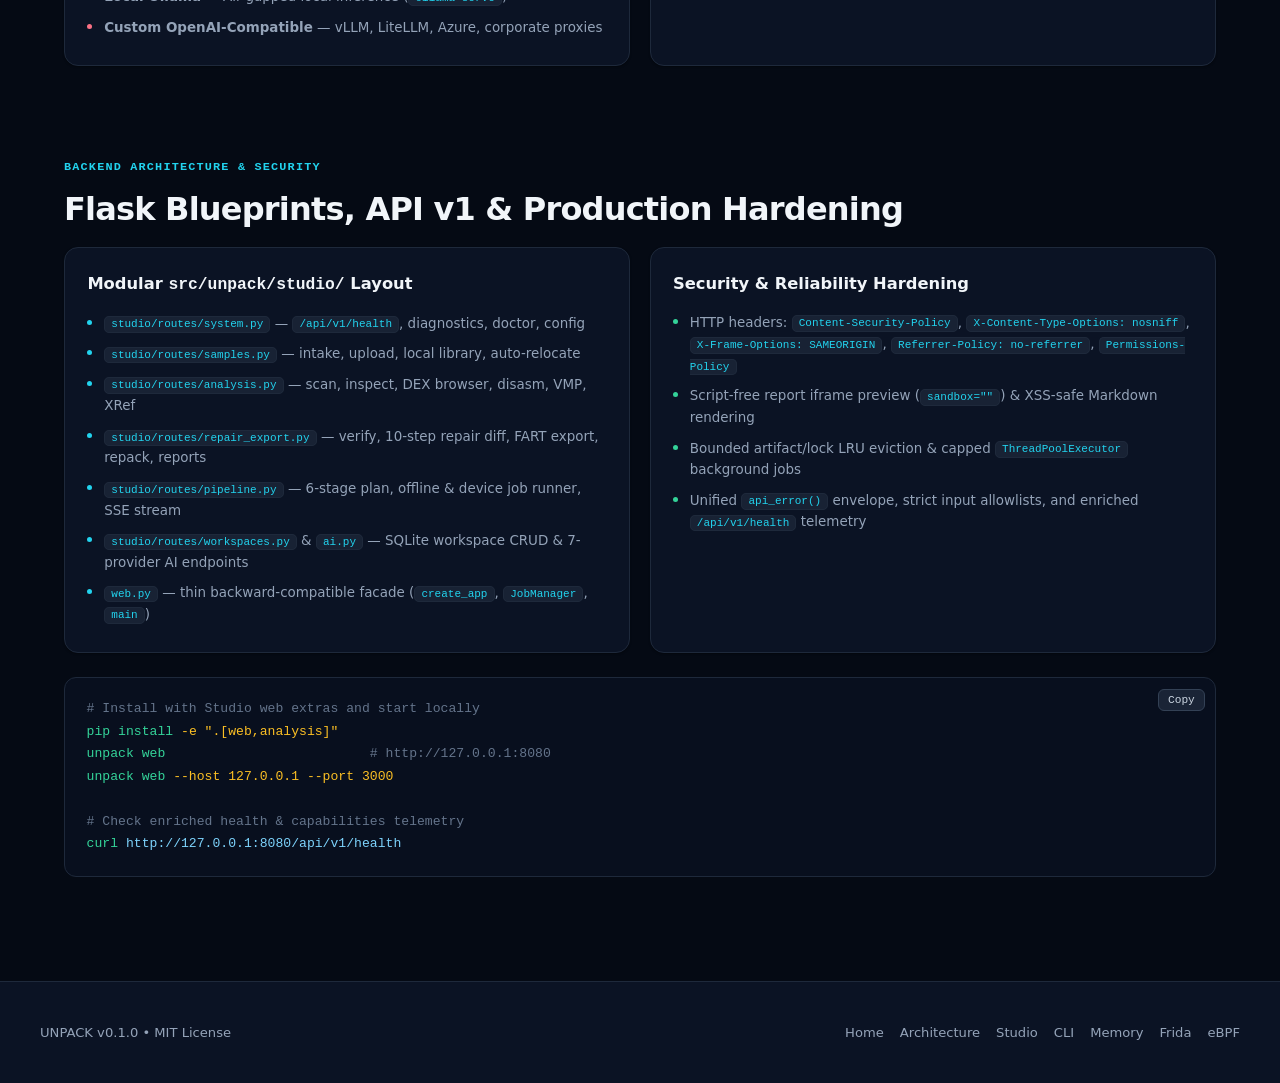
<file: docs/studio.html>
<!DOCTYPE html>
<html lang="en" data-theme="dark" data-lang="en" data-title-en="UNPACK Studio — Web Workbench, AI &amp; Workspaces" data-title-zh="UNPACK Studio — Web 工作台、AI 与工作区">
<head>
  <meta charset="UTF-8">
  <meta name="viewport" content="width=device-width, initial-scale=1.0">
  <title>UNPACK Studio — Web Workbench, AI &amp; Workspaces</title>
  <meta name="description" content="Explore UNPACK Studio: 7-view bilingual Android reverse-engineering workbench, 3-pane Dalvik disassembler, 7-provider AI analyzer, persistent SQLite workspaces, guided 6-stage pipeline, and hardened Flask Blueprint API v1.">
  <meta property="og:title" content="UNPACK Studio — Commercial Android RE Workbench">
  <meta property="og:description" content="Zero-CDN 7-view Web Studio with 3-pane DEX disassembler, Repair Diff Lab, Multi-Provider AI, SQLite Workspaces, and Security Hardening.">
  <meta property="og:type" content="website">
  <link rel="icon" type="image/svg+xml" href="data:image/svg+xml,%3Csvg xmlns='http://www.w3.org/2000/svg' viewBox='0 0 24 24' fill='none' stroke='%23a78bfa' stroke-width='2' stroke-linecap='round' stroke-linejoin='round'%3E%3Cpath d='M12 2L3 7v10l9 5 9-5V7l-9-5z'/%3E%3Cpath d='M12 22V12'/%3E%3Cpath d='M3 7l9 5 9-5'/%3E%3C/svg%3E">
  <link rel="stylesheet" href="assets/site.css">
</head>
<body>
  <a class="skip-link" href="#main-content">Skip to content</a>

  <header class="site-nav">
    <div class="nav-inner">
      <a class="nav-brand" href="index.html">
        <span class="brand-mark" aria-hidden="true">
          <svg width="16" height="16" viewBox="0 0 24 24" fill="none" stroke="currentColor" stroke-width="2" stroke-linecap="round" stroke-linejoin="round"><path d="M12 2L3 7v10l9 5 9-5V7l-9-5z"/><path d="M12 22V12"/><path d="M3 7l9 5 9-5"/></svg>
        </span>
        <span class="brand-word">UN<span>PACK</span></span>
        <span class="brand-ver mono">v0.1.0</span>
      </a>
      <nav class="nav-links" aria-label="Main navigation">
        <a href="index.html"><span class="lang-en">Home</span><span class="lang-zh">首页</span></a>
        <a href="architecture.html"><span class="lang-en">Architecture</span><span class="lang-zh">架构</span></a>
        <a href="studio.html" class="active"><span class="lang-en">Studio</span><span class="lang-zh">工作台</span></a>
        <a href="cli.html"><span class="lang-en">CLI &amp; API</span><span class="lang-zh">命令行</span></a>
        <a href="engine-memory.html">Memory</a>
        <a href="engine-frida.html">Frida</a>
        <a href="engine-ebpf.html">eBPF</a>
      </nav>
      <div class="nav-controls">
        <div class="seg-toggle" role="group" aria-label="Language">
          <button type="button" class="seg-btn" data-set-lang="zh">中</button>
          <button type="button" class="seg-btn active" data-set-lang="en">EN</button>
        </div>
        <button type="button" class="icon-btn" data-theme-toggle aria-label="Toggle theme">☀ Light</button>
        <a class="icon-btn" href="https://github.com/overkazaf/unpack" target="_blank" rel="noopener">GitHub</a>
        <button type="button" class="icon-btn nav-burger" data-nav-burger aria-label="Toggle menu" aria-expanded="false">☰</button>
      </div>
    </div>
    <div class="mobile-drawer" id="mobileDrawer">
      <div class="mobile-drawer-links">
        <a href="index.html"><span class="lang-en">Home</span><span class="lang-zh">首页</span></a>
        <a href="architecture.html"><span class="lang-en">Architecture</span><span class="lang-zh">架构图</span></a>
        <a href="studio.html" class="active"><span class="lang-en">UNPACK Studio</span><span class="lang-zh">Web 工作台</span></a>
        <a href="cli.html"><span class="lang-en">CLI Reference</span><span class="lang-zh">CLI 参考</span></a>
        <a href="engine-memory.html">Memory Engine</a>
        <a href="engine-frida.html">Frida Engine</a>
        <a href="engine-ebpf.html">eBPF Engine</a>
        <a href="https://github.com/overkazaf/unpack" target="_blank" rel="noopener">GitHub Repo</a>
      </div>
    </div>
  </header>

  <main id="main-content">
    <section class="page-hero">
      <div class="page-hero-inner">
        <div>
          <div class="section-label"><span class="lang-en">Commercial Web Workbench</span><span class="lang-zh">商业级 Web 工作台</span></div>
          <h1><span class="pulse-dot violet"></span>UNPACK Studio</h1>
          <p class="lang-en">A zero-CDN, bilingual (中/EN), dark/light Android reverse-engineering workbench backed by modular Flask Blueprints (<code>src/unpack/studio/</code>), persistent SQLite workspaces, and a built-in 7-provider AI engine.</p>
          <p class="lang-zh">零外部 CDN 依赖、支持中英双语与深浅色主题的 Android 逆向分析工作台，底层基于模块化 Flask Blueprints（<code>src/unpack/studio/</code>）、SQLite 持久化工作区与内置 7 大模型 AI 引擎构建。</p>
        </div>
        <div class="hero-actions">
          <a href="#launch" class="btn btn-primary"><span class="lang-en">Launch Studio</span><span class="lang-zh">启动工作台</span></a>
          <a href="#api-v1" class="btn btn-ghost">API v1</a>
        </div>
      </div>
    </section>

    <!-- 7 Views -->
    <section class="section">
      <div class="section-label"><span class="lang-en">7 Integrated Views</span><span class="lang-zh">7 大核心视图</span></div>
      <h2><span class="lang-en">Everything in One Cohesive Workspace</span><span class="lang-zh">全链路逆向任务一站式协同</span></h2>
      <div class="grid-3">
        <article class="card">
          <div class="card-header"><h3>1. Samples &amp; Intake</h3><span class="badge badge-cyan">VAULT</span></div>
          <p class="lang-en">Drag-and-drop APK/DEX intake, SHA-256 deduplication, local library browser, automatic SHA-256 file relocation after folder moves, and explicit offline/snapshot-only indicators.</p>
          <p class="lang-zh">支持拖拽上传 APK/DEX、SHA-256 去重缓存、本地样本库导入、目录迁移后的 SHA-256 自动重定位，以及离线快照模式显式徽章与重挂载提示。</p>
        </article>

        <article class="card">
          <div class="card-header"><h3>2. Scan &amp; Intelligence</h3><span class="badge badge-cyan">24 PACKERS</span></div>
          <p class="lang-en">6-dimension packer breakdown, confidence bars, protection-level badge, version detection, and one-click AI packer strategy briefing.</p>
          <p class="lang-zh">可视化呈现 6 维壳识别证据、置信度评分、保护等级与版本指纹，支持一键唤起内置 AI 生成脱壳与绕过策略简报。</p>
        </article>

        <article class="card accent-violet">
          <div class="card-header"><h3>3. APK &amp; DEX Inspector</h3><span class="badge badge-violet">3-PANE</span></div>
          <p class="lang-en">Full Manifest, signing certificate, permission risk analysis, plus a live 3-pane DEX browser: class tree, method table, Dalvik bytecode disassembler, strings &amp; IOC explorer.</p>
          <p class="lang-zh">涵盖 Manifest、签名证书与权限风险解析，并提供三栏式 DEX 浏览器：类树导航、方法列表、Dalvik 反汇编视图与字符串/IOC 检索。</p>
        </article>

        <article class="card accent-rose">
          <div class="card-header"><h3>4. VMP &amp; Native Studio</h3><span class="badge badge-rose">ELF + VMP</span></div>
          <p class="lang-en">Method-level classification (normal / NOP / VMP-stub) with search filtering, paired with ELF SO inspection for anti-debug, VMP, DEX2C, and crypto indicators.</p>
          <p class="lang-zh">方法级 VMP 分类（normal / NOP / VMP-stub）与实时过滤，联动原生 ELF SO 分析，高亮反调试、VMP、DEX2C 与加解密风险标记。</p>
        </article>

        <article class="card accent-emerald">
          <div class="card-header"><h3>5. Repair &amp; Verify Lab</h3><span class="badge badge-emerald">DIFF VIEW</span></div>
          <p class="lang-en">Run the 10-step DEX repair pipeline with before/after header &amp; metric diffs, code coverage scoring, FART export, and APK repacking.</p>
          <p class="lang-zh">执行 10 步 DEX 修复并展示修复前后头部/指标 Diff，联动覆盖率评分、FART 格式导出与可分析 APK 一键重打包。</p>
        </article>

        <article class="card accent-amber">
          <div class="card-header"><h3>6. Pipeline Studio</h3><span class="badge badge-amber">6-STAGE</span></div>
          <p class="lang-en">Guided 6-stage planner with live Environment Doctor preflight. Run zero-device offline pipelines or connected-device Memory/Frida/eBPF unpacking with live SSE job logs.</p>
          <p class="lang-zh">6 阶段引导式流水线规划器，联动 Environment Doctor 预检；支持无设备离线模式或真机三引擎模式，通过 SSE 实时推送任务日志。</p>
        </article>

        <article class="card">
          <div class="card-header"><h3>7. Reports &amp; Export</h3><span class="badge badge-cyan">SARIF 2.1.0</span></div>
          <p class="lang-en">Generate and preview commercial audit reports in sandboxed HTML5 (<code>sandbox=""</code>), Markdown, JSON, and SARIF 2.1.0 for GitHub Code Scanning / CI pipelines.</p>
          <p class="lang-zh">支持在无脚本安全沙箱（<code>sandbox=""</code>）内即时预览并导出 HTML5、Markdown、JSON 及 SARIF 2.1.0 审计报告，直接对接 CI 安全门禁。</p>
        </article>

        <article class="card accent-violet">
          <div class="card-header"><h3>Command Palette &amp; Accessibility</h3><span class="badge badge-violet">⌘K</span></div>
          <p class="lang-en">Keyboard-first <code>⌘K</code> command palette with ArrowUp/ArrowDown navigation, in-app modals (zero native <code>window.prompt()</code>), <code>:focus-visible</code> rings, and <code>prefers-reduced-motion</code> support.</p>
          <p class="lang-zh">键盘优先的 <code>⌘K</code> 命令面板（支持方向键导航）、内建弹窗替代原生 <code>window.prompt()</code>、完整的 <code>:focus-visible</code> 焦点环与减弱动效适配。</p>
        </article>

        <article class="card accent-emerald">
          <div class="card-header"><h3>Environment Doctor Modal</h3><span class="badge badge-emerald">LIVE CHECK</span></div>
          <p class="lang-en">Real-time check of ADB, rooted devices, Frida server, eBPF/bpftrace, and optional RE Python packages directly from the sidebar status dot.</p>
          <p class="lang-zh">从侧边栏状态指示灯随时检视 ADB、Root 设备、Frida Server、eBPF/bpftrace 与 Python 逆向依赖的就绪度。</p>
        </article>
      </div>
    </section>

    <!-- AI Engine + Workspaces -->
    <section class="section section-tight">
      <div class="grid-2">
        <div class="card accent-rose">
          <div class="section-label"><span class="lang-en">Built-In AI Engine</span><span class="lang-zh">内置 AI 逆向引擎</span></div>
          <h3><span class="lang-en">7 LLM Providers · Zero Glue Scripts</span><span class="lang-zh">7 大模型开箱即用 · 无需外部胶水脚本</span></h3>
          <p class="lang-en">Configure once in Studio Settings or <code>unpack ai config</code>. API keys are masked in all CLI/API outputs, base URLs enforce <code>http://</code>/<code>https://</code> SSRF guards, and structured APK/DEX/ELF/VMP/XRef context is assembled automatically.</p>
          <p class="lang-zh">在 Studio 设置面板或通过 <code>unpack ai config</code> 一次配置即可使用。API Key 全程脱敏显示，Endpoint 强制校验 <code>http://</code>/<code>https://</code> 防止 SSRF，自动注入脱壳/ELF/VMP/XRef 结构化上下文。</p>
          <ul>
            <li><strong>OpenAI</strong> — GPT-4o / o3 / OpenAI API</li>
            <li><strong>Anthropic Claude</strong> — Claude Sonnet / Opus Messages API</li>
            <li><strong>Google Gemini</strong> — Gemini 2.5 Pro / Flash API</li>
            <li><strong>DeepSeek</strong> — DeepSeek-Chat / Reasoner</li>
            <li><strong>Qwen / DashScope</strong> — Alibaba Cloud Qwen models</li>
            <li><strong>Local Ollama</strong> — Air-gapped local inference (<code>ollama serve</code>)</li>
            <li><strong>Custom OpenAI-Compatible</strong> — vLLM, LiteLLM, Azure, corporate proxies</li>
          </ul>
        </div>

        <div class="card accent-violet">
          <div class="section-label"><span class="lang-en">Persistent Workspaces</span><span class="lang-zh">持久化 SQLite 工作区</span></div>
          <h3><span class="lang-en">Auditable Case Management</span><span class="lang-zh">可归档、可迁移的样本工程管理</span></h3>
          <p class="lang-en">Every scan, DEX inspection, pipeline run, and AI briefing can be persisted in local SQLite workspaces (<code>~/.unpack/</code>) and exchanged across teams as self-contained JSON bundles.</p>
          <p class="lang-zh">所有扫描结论、DEX 检视、流水线记录与 AI 研判均沉淀至本地 SQLite 工作区（<code>~/.unpack/</code>），支持导出/导入完整 JSON 快照包在团队间流转。</p>
          <ul>
            <li><span class="lang-en">Atomic transaction import/export via JSON bundles</span><span class="lang-zh">JSON 快照包原子事务导入/导出</span></li>
            <li><span class="lang-en">SHA-256 auto-relocation when local APK directories move</span><span class="lang-zh">本地 APK 目录移动后按 SHA-256 自动重定位</span></li>
            <li><span class="lang-en">Snapshot-only read-only fallback when binary is detached</span><span class="lang-zh">原始样本缺失时自动降级为快照只读模式</span></li>
            <li><span class="lang-en">Shared store between CLI (<code>unpack workspace</code>) and Studio</span><span class="lang-zh">CLI（<code>unpack workspace</code>）与 Studio 实时共享同一数据库</span></li>
          </ul>
        </div>
      </div>
    </section>

    <!-- Architecture & Security Hardening -->
    <section class="section" id="api-v1">
      <div class="section-label"><span class="lang-en">Backend Architecture &amp; Security</span><span class="lang-zh">后端模块化架构与安全加固</span></div>
      <h2><span class="lang-en">Flask Blueprints, API v1 &amp; Production Hardening</span><span class="lang-zh">Flask 蓝图拆分、API v1 与生产级安全基线</span></h2>
      <div class="grid-2">
        <div class="card">
          <h3><span class="lang-en">Modular <code>src/unpack/studio/</code> Layout</span><span class="lang-zh">模块化 <code>src/unpack/studio/</code> 结构</span></h3>
          <ul>
            <li><code>studio/routes/system.py</code> — <code>/api/v1/health</code>, diagnostics, doctor, config</li>
            <li><code>studio/routes/samples.py</code> — intake, upload, local library, auto-relocate</li>
            <li><code>studio/routes/analysis.py</code> — scan, inspect, DEX browser, disasm, VMP, XRef</li>
            <li><code>studio/routes/repair_export.py</code> — verify, 10-step repair diff, FART export, repack, reports</li>
            <li><code>studio/routes/pipeline.py</code> — 6-stage plan, offline &amp; device job runner, SSE stream</li>
            <li><code>studio/routes/workspaces.py</code> &amp; <code>ai.py</code> — SQLite workspace CRUD &amp; 7-provider AI endpoints</li>
            <li><code>web.py</code> — thin backward-compatible facade (<code>create_app</code>, <code>JobManager</code>, <code>main</code>)</li>
          </ul>
        </div>

        <div class="card accent-emerald">
          <h3><span class="lang-en">Security &amp; Reliability Hardening</span><span class="lang-zh">安全响应头与资源边界保护</span></h3>
          <ul>
            <li><span class="lang-en">HTTP headers: <code>Content-Security-Policy</code>, <code>X-Content-Type-Options: nosniff</code>, <code>X-Frame-Options: SAMEORIGIN</code>, <code>Referrer-Policy: no-referrer</code>, <code>Permissions-Policy</code></span><span class="lang-zh">全站安全响应头：<code>CSP</code>、<code>nosniff</code>、<code>X-Frame-Options: SAMEORIGIN</code>、<code>Referrer-Policy</code>、<code>Permissions-Policy</code></span></li>
            <li><span class="lang-en">Script-free report iframe preview (<code>sandbox=""</code>) &amp; XSS-safe Markdown rendering</span><span class="lang-zh">报告预览采用无脚本沙箱（<code>sandbox=""</code>）与 XSS 安全的 Markdown 渲染</span></li>
            <li><span class="lang-en">Bounded artifact/lock LRU eviction &amp; capped <code>ThreadPoolExecutor</code> background jobs</span><span class="lang-zh">有界 LRU 产物/锁缓存驱逐与限流 <code>ThreadPoolExecutor</code> 异步任务池</span></li>
            <li><span class="lang-en">Unified <code>api_error()</code> envelope, strict input allowlists, and enriched <code>/api/v1/health</code> telemetry</span><span class="lang-zh">统一 <code>api_error()</code> 错误信封、严格入参白名单及增强型 <code>/api/v1/health</code> 健康遥测</span></li>
          </ul>
        </div>
      </div>

      <div id="launch" class="code-block" style="margin-top:1.5rem;"><pre><span class="comment"># Install with Studio web extras and start locally</span>
<span class="cmd">pip install</span> <span class="flag">-e ".[web,analysis]"</span>
<span class="cmd">unpack web</span>                          <span class="comment"># http://127.0.0.1:8080</span>
<span class="cmd">unpack web</span> <span class="flag">--host 127.0.0.1 --port 3000</span>

<span class="comment"># Check enriched health &amp; capabilities telemetry</span>
<span class="cmd">curl</span> <span class="str">http://127.0.0.1:8080/api/v1/health</span></pre>
      </div>
    </section>
  </main>

  <footer class="site-footer">
    <div class="footer-inner">
      <div>UNPACK v0.1.0 &bull; MIT License</div>
      <div class="footer-links">
        <a href="index.html"><span class="lang-en">Home</span><span class="lang-zh">首页</span></a>
        <a href="architecture.html"><span class="lang-en">Architecture</span><span class="lang-zh">架构</span></a>
        <a href="studio.html"><span class="lang-en">Studio</span><span class="lang-zh">工作台</span></a>
        <a href="cli.html"><span class="lang-en">CLI</span><span class="lang-zh">命令行</span></a>
        <a href="engine-memory.html">Memory</a>
        <a href="engine-frida.html">Frida</a>
        <a href="engine-ebpf.html">eBPF</a>
      </div>
    </div>
  </footer>

  <script src="assets/site.js"></script>
</body>
</html>
</file>
<file: docs/assets/site.css>
/* ==========================================================================
   UNPACK Commercial Product Site — Shared Design System
   Zero external CDN dependencies · Dark-first + Light toggle · Bilingual
   ========================================================================== */

:root,
html[data-theme="dark"] {
  --bg: #050a14;
  --bg-elevated: #0b1324;
  --bg-card: rgba(15, 23, 42, 0.72);
  --bg-card-solid: #0f172a;
  --bg-code: #080f1e;
  --bg-nav: rgba(5, 10, 20, 0.82);
  --bg-pill: rgba(30, 41, 59, 0.7);
  --border: #1e293b;
  --border-strong: #334155;
  --text: #f1f5f9;
  --text-dim: #94a3b8;
  --text-muted: #64748b;

  --cyan: #22d3ee;
  --cyan-soft: rgba(34, 211, 238, 0.12);
  --cyan-border: rgba(34, 211, 238, 0.32);
  --emerald: #34d399;
  --emerald-soft: rgba(52, 211, 153, 0.12);
  --emerald-border: rgba(52, 211, 153, 0.32);
  --amber: #fbbf24;
  --amber-soft: rgba(251, 191, 36, 0.12);
  --amber-border: rgba(251, 191, 36, 0.32);
  --violet: #a78bfa;
  --violet-soft: rgba(167, 139, 250, 0.12);
  --violet-border: rgba(167, 139, 250, 0.32);
  --rose: #fb7185;
  --rose-soft: rgba(251, 113, 133, 0.12);
  --rose-border: rgba(251, 113, 133, 0.32);

  --shadow-sm: 0 1px 2px rgba(0, 0, 0, 0.35);
  --shadow-md: 0 10px 30px rgba(0, 0, 0, 0.4);
  --focus-ring: 0 0 0 2px #050a14, 0 0 0 4px #22d3ee;
  --diagram-bg: #070d1b;
}

html[data-theme="light"] {
  --bg: #f8fafc;
  --bg-elevated: #f1f5f9;
  --bg-card: #ffffff;
  --bg-card-solid: #ffffff;
  --bg-code: #0f172a;
  --bg-nav: rgba(248, 250, 252, 0.88);
  --bg-pill: #f1f5f9;
  --border: #e2e8f0;
  --border-strong: #cbd5e1;
  --text: #0f172a;
  --text-dim: #475569;
  --text-muted: #64748b;

  --cyan: #0891b2;
  --cyan-soft: rgba(8, 145, 178, 0.1);
  --cyan-border: rgba(8, 145, 178, 0.28);
  --emerald: #059669;
  --emerald-soft: rgba(5, 150, 105, 0.1);
  --emerald-border: rgba(5, 150, 105, 0.28);
  --amber: #d97706;
  --amber-soft: rgba(217, 119, 6, 0.1);
  --amber-border: rgba(217, 119, 6, 0.28);
  --violet: #7c3aed;
  --violet-soft: rgba(124, 58, 237, 0.1);
  --violet-border: rgba(124, 58, 237, 0.28);
  --rose: #e11d48;
  --rose-soft: rgba(225, 29, 72, 0.1);
  --rose-border: rgba(225, 29, 72, 0.28);

  --shadow-sm: 0 1px 2px rgba(15, 23, 42, 0.06);
  --shadow-md: 0 10px 30px rgba(15, 23, 42, 0.08);
  --focus-ring: 0 0 0 2px #ffffff, 0 0 0 4px #0891b2;
  --diagram-bg: #070d1b;
}

/* Language visibility rules */
html[data-lang="en"] .lang-zh { display: none !important; }
html[data-lang="zh"] .lang-en { display: none !important; }

/* Base Reset */
*, *::before, *::after {
  margin: 0;
  padding: 0;
  box-sizing: border-box;
}

html {
  scroll-behavior: smooth;
  -webkit-text-size-adjust: 100%;
}

body {
  font-family: -apple-system, BlinkMacSystemFont, "Segoe UI", "Inter", "PingFang SC", "Hiragino Sans GB", "Microsoft YaHei", system-ui, sans-serif;
  background: var(--bg);
  color: var(--text);
  min-height: 100vh;
  line-height: 1.6;
  overflow-x: hidden;
  transition: background-color 0.2s ease, color 0.2s ease;
}

code, pre, .mono, kbd {
  font-family: "JetBrains Mono", "SFMono-Regular", ui-monospace, Menlo, Monaco, Consolas, "Liberation Mono", monospace;
}

a {
  color: var(--cyan);
  text-decoration: none;
}

a:hover {
  text-decoration: underline;
}

:focus-visible {
  outline: none;
  box-shadow: var(--focus-ring);
  border-radius: 6px;
}

/* Skip Link */
.skip-link {
  position: absolute;
  left: -9999px;
  top: 0;
  background: var(--cyan);
  color: #020617;
  font-weight: 600;
  padding: 0.5rem 1rem;
  z-index: 200;
}
.skip-link:focus {
  left: 1rem;
  top: 1rem;
}

/* Sticky Top Navigation */
.site-nav {
  position: sticky;
  top: 0;
  z-index: 100;
  background: var(--bg-nav);
  backdrop-filter: blur(12px);
  -webkit-backdrop-filter: blur(12px);
  border-bottom: 1px solid var(--border);
}

.nav-inner {
  max-width: 1200px;
  margin: 0 auto;
  padding: 0.75rem 1.5rem;
  display: flex;
  align-items: center;
  justify-content: space-between;
  gap: 1rem;
}

.nav-brand {
  display: inline-flex;
  align-items: center;
  gap: 0.6rem;
  color: var(--text);
  font-weight: 700;
  letter-spacing: -0.02em;
  text-decoration: none;
  flex-shrink: 0;
}
.nav-brand:hover { text-decoration: none; }

.brand-mark {
  width: 30px;
  height: 30px;
  border-radius: 8px;
  background: var(--cyan-soft);
  border: 1px solid var(--cyan-border);
  color: var(--cyan);
  display: inline-flex;
  align-items: center;
  justify-content: center;
}

.brand-word {
  font-family: "JetBrains Mono", ui-monospace, monospace;
  font-size: 1rem;
  font-weight: 700;
}
.brand-word span { color: var(--cyan); }

.brand-ver {
  font-size: 0.7rem;
  color: var(--text-muted);
  background: var(--bg-pill);
  border: 1px solid var(--border);
  border-radius: 999px;
  padding: 0.1rem 0.45rem;
}

.nav-links {
  display: flex;
  align-items: center;
  gap: 0.25rem;
  flex-wrap: wrap;
}

.nav-links a {
  color: var(--text-dim);
  font-size: 0.84rem;
  font-weight: 500;
  padding: 0.4rem 0.7rem;
  border-radius: 7px;
  transition: color 0.15s, background 0.15s;
  text-decoration: none;
  white-space: nowrap;
}

.nav-links a:hover {
  color: var(--text);
  background: var(--bg-pill);
  text-decoration: none;
}

.nav-links a.active {
  color: var(--cyan);
  background: var(--cyan-soft);
  border: 1px solid var(--cyan-border);
}

.nav-controls {
  display: flex;
  align-items: center;
  gap: 0.5rem;
  flex-shrink: 0;
}

.seg-toggle {
  display: inline-flex;
  background: var(--bg-pill);
  border: 1px solid var(--border);
  border-radius: 8px;
  padding: 2px;
}

.seg-btn {
  background: transparent;
  border: none;
  color: var(--text-dim);
  font-size: 0.75rem;
  font-weight: 600;
  padding: 0.28rem 0.55rem;
  border-radius: 6px;
  cursor: pointer;
  font-family: inherit;
  transition: all 0.15s;
}

.seg-btn:hover { color: var(--text); }
.seg-btn.active {
  background: var(--cyan-soft);
  color: var(--cyan);
}

.icon-btn {
  display: inline-flex;
  align-items: center;
  justify-content: center;
  gap: 0.35rem;
  background: var(--bg-pill);
  border: 1px solid var(--border);
  color: var(--text-dim);
  font-size: 0.78rem;
  font-weight: 600;
  padding: 0.35rem 0.65rem;
  border-radius: 8px;
  cursor: pointer;
  font-family: inherit;
  transition: all 0.15s;
  text-decoration: none;
}

.icon-btn:hover {
  color: var(--text);
  border-color: var(--border-strong);
  text-decoration: none;
}

.nav-burger {
  display: none;
  width: 36px;
  height: 36px;
  padding: 0;
}

.mobile-drawer {
  display: none;
  border-top: 1px solid var(--border);
  background: var(--bg-elevated);
  padding: 0.75rem 1.5rem 1rem;
}
.mobile-drawer.open { display: block; }
.mobile-drawer-links {
  display: grid;
  grid-template-columns: repeat(2, minmax(0, 1fr));
  gap: 0.5rem;
}
.mobile-drawer-links a {
  display: block;
  padding: 0.55rem 0.75rem;
  border-radius: 8px;
  background: var(--bg-card);
  border: 1px solid var(--border);
  color: var(--text-dim);
  font-size: 0.85rem;
  font-weight: 500;
}
.mobile-drawer-links a.active {
  color: var(--cyan);
  border-color: var(--cyan-border);
  background: var(--cyan-soft);
}

/* Layout Containers */
.container {
  max-width: 1200px;
  margin: 0 auto;
  padding: 0 1.5rem;
}

.section {
  max-width: 1200px;
  margin: 0 auto;
  padding: 3.5rem 1.5rem;
}

.section-tight {
  padding-top: 2.25rem;
  padding-bottom: 2.25rem;
}

.section-label {
  font-family: "JetBrains Mono", ui-monospace, monospace;
  font-size: 0.74rem;
  font-weight: 600;
  letter-spacing: 0.1em;
  text-transform: uppercase;
  color: var(--cyan);
  margin-bottom: 0.45rem;
}

.section h2 {
  font-size: clamp(1.5rem, 3vw, 2rem);
  font-weight: 700;
  letter-spacing: -0.025em;
  margin-bottom: 0.75rem;
}

.section-desc {
  color: var(--text-dim);
  font-size: 1rem;
  max-width: 720px;
  margin-bottom: 2rem;
  line-height: 1.7;
}

/* Hero */
.hero {
  position: relative;
  padding: 4.5rem 1.5rem 3rem;
  text-align: center;
  overflow: hidden;
  border-bottom: 1px solid var(--border);
}

.hero::before {
  content: "";
  position: absolute;
  inset: 0;
  background:
    radial-gradient(ellipse 70% 50% at 50% -5%, rgba(34, 211, 238, 0.14) 0%, transparent 65%),
    radial-gradient(ellipse 55% 45% at 85% 95%, rgba(167, 139, 250, 0.09) 0%, transparent 60%),
    radial-gradient(ellipse 50% 40% at 15% 90%, rgba(52, 211, 153, 0.08) 0%, transparent 55%);
  pointer-events: none;
}

.hero-inner {
  position: relative;
  max-width: 920px;
  margin: 0 auto;
}

.hero-badge {
  display: inline-flex;
  align-items: center;
  gap: 0.5rem;
  background: var(--cyan-soft);
  border: 1px solid var(--cyan-border);
  border-radius: 999px;
  padding: 0.35rem 1rem;
  font-size: 0.78rem;
  font-family: "JetBrains Mono", ui-monospace, monospace;
  color: var(--cyan);
  margin-bottom: 1.25rem;
}

.pulse-dot {
  width: 8px;
  height: 8px;
  border-radius: 50%;
  background: var(--emerald);
  animation: pulse 2s ease-in-out infinite;
  flex-shrink: 0;
}
.pulse-dot.amber { background: var(--amber); }
.pulse-dot.cyan { background: var(--cyan); }
.pulse-dot.violet { background: var(--violet); }

@keyframes pulse {
  0%, 100% { opacity: 1; }
  50% { opacity: 0.35; }
}

.hero h1 {
  font-family: "JetBrains Mono", ui-monospace, monospace;
  font-size: clamp(2.25rem, 5.5vw, 3.75rem);
  font-weight: 800;
  letter-spacing: -0.03em;
  line-height: 1.1;
  margin-bottom: 1rem;
}

.hero h1 span { color: var(--cyan); }

.hero-lead {
  font-size: clamp(1rem, 2vw, 1.15rem);
  color: var(--text-dim);
  max-width: 720px;
  margin: 0 auto 1.75rem;
  line-height: 1.7;
}

.hero-actions {
  display: flex;
  gap: 0.75rem;
  justify-content: center;
  flex-wrap: wrap;
}

/* Page Sub-Hero (for inner pages) */
.page-hero {
  border-bottom: 1px solid var(--border);
  padding: 2.75rem 1.5rem 2.25rem;
  background:
    radial-gradient(ellipse 65% 70% at 50% -15%, rgba(34, 211, 238, 0.1) 0%, transparent 70%);
}

.page-hero-inner {
  max-width: 1200px;
  margin: 0 auto;
  display: flex;
  align-items: flex-start;
  justify-content: space-between;
  gap: 1.5rem;
  flex-wrap: wrap;
}

.page-hero h1 {
  font-size: clamp(1.6rem, 3.5vw, 2.35rem);
  font-weight: 800;
  letter-spacing: -0.025em;
  margin: 0.35rem 0 0.5rem;
  display: flex;
  align-items: center;
  gap: 0.75rem;
}

.page-hero p {
  color: var(--text-dim);
  max-width: 720px;
  font-size: 0.98rem;
}

/* Buttons */
.btn {
  display: inline-flex;
  align-items: center;
  justify-content: center;
  gap: 0.45rem;
  padding: 0.68rem 1.3rem;
  border-radius: 9px;
  font-family: "JetBrains Mono", ui-monospace, monospace;
  font-size: 0.84rem;
  font-weight: 600;
  text-decoration: none;
  cursor: pointer;
  border: 1px solid transparent;
  transition: all 0.16s ease;
}
.btn:hover { text-decoration: none; }

.btn-primary {
  background: var(--cyan);
  color: #020617;
}
.btn-primary:hover {
  filter: brightness(1.08);
  transform: translateY(-1px);
}

.btn-secondary {
  background: var(--violet-soft);
  color: var(--violet);
  border-color: var(--violet-border);
}
.btn-secondary:hover {
  border-color: var(--violet);
}

.btn-ghost {
  background: var(--bg-card);
  color: var(--text);
  border-color: var(--border-strong);
}
.btn-ghost:hover {
  border-color: var(--cyan);
  color: var(--cyan);
}

/* Metrics Strip */
.metrics-strip {
  display: grid;
  grid-template-columns: repeat(auto-fit, minmax(150px, 1fr));
  gap: 0.85rem;
  max-width: 1020px;
  margin: 2.25rem auto 0;
}

.metric-box {
  background: var(--bg-card);
  border: 1px solid var(--border);
  border-radius: 12px;
  padding: 1rem 0.9rem;
  text-align: center;
  box-shadow: var(--shadow-sm);
}

.metric-val {
  font-family: "JetBrains Mono", ui-monospace, monospace;
  font-size: 1.5rem;
  font-weight: 800;
  line-height: 1.2;
}
.metric-val.cyan { color: var(--cyan); }
.metric-val.emerald { color: var(--emerald); }
.metric-val.amber { color: var(--amber); }
.metric-val.violet { color: var(--violet); }
.metric-val.rose { color: var(--rose); }

.metric-lbl {
  font-size: 0.76rem;
  color: var(--text-dim);
  margin-top: 0.25rem;
}

/* Pipeline Strip */
.pipeline {
  display: flex;
  justify-content: center;
  align-items: center;
  gap: 0.25rem;
  padding: 1.75rem 1rem 0;
  flex-wrap: wrap;
}

.pipe-step {
  display: inline-flex;
  align-items: center;
}

.pipe-box {
  padding: 0.45rem 0.9rem;
  border-radius: 8px;
  font-family: "JetBrains Mono", ui-monospace, monospace;
  font-size: 0.78rem;
  font-weight: 600;
  border: 1px solid;
}
.pipe-arrow {
  color: var(--text-muted);
  font-size: 1rem;
  padding: 0 0.35rem;
}
.pipe-cyan { background: var(--cyan-soft); border-color: var(--cyan-border); color: var(--cyan); }
.pipe-amber { background: var(--amber-soft); border-color: var(--amber-border); color: var(--amber); }
.pipe-emerald { background: var(--emerald-soft); border-color: var(--emerald-border); color: var(--emerald); }
.pipe-violet { background: var(--violet-soft); border-color: var(--violet-border); color: var(--violet); }
.pipe-rose { background: var(--rose-soft); border-color: var(--rose-border); color: var(--rose); }

/* Cards & Grids */
.grid-3 {
  display: grid;
  grid-template-columns: repeat(auto-fit, minmax(300px, 1fr));
  gap: 1.2rem;
}

.grid-2 {
  display: grid;
  grid-template-columns: repeat(auto-fit, minmax(340px, 1fr));
  gap: 1.2rem;
}

.grid-4 {
  display: grid;
  grid-template-columns: repeat(auto-fit, minmax(230px, 1fr));
  gap: 1rem;
}

.card {
  background: var(--bg-card);
  border: 1px solid var(--border);
  border-radius: 14px;
  padding: 1.4rem;
  box-shadow: var(--shadow-sm);
  transition: border-color 0.18s ease, transform 0.18s ease;
}

.card:hover {
  border-color: var(--border-strong);
}

.card-header {
  display: flex;
  align-items: center;
  justify-content: space-between;
  gap: 0.75rem;
  margin-bottom: 0.85rem;
}

.card-title-group {
  display: flex;
  align-items: center;
  gap: 0.55rem;
}

.card-dot {
  width: 9px;
  height: 9px;
  border-radius: 50%;
  flex-shrink: 0;
}
.card-dot.cyan { background: var(--cyan); }
.card-dot.emerald { background: var(--emerald); }
.card-dot.amber { background: var(--amber); }
.card-dot.violet { background: var(--violet); }
.card-dot.rose { background: var(--rose); }

.feature-icon {
  width: 38px;
  height: 38px;
  border-radius: 10px;
  display: inline-flex;
  align-items: center;
  justify-content: center;
  font-family: "JetBrains Mono", ui-monospace, monospace;
  font-size: 0.85rem;
  font-weight: 700;
  margin-bottom: 0.9rem;
  border: 1px solid transparent;
}
.fi-cyan { background: var(--cyan-soft); color: var(--cyan); border-color: var(--cyan-border); }
.fi-emerald { background: var(--emerald-soft); color: var(--emerald); border-color: var(--emerald-border); }
.fi-amber { background: var(--amber-soft); color: var(--amber); border-color: var(--amber-border); }
.fi-violet { background: var(--violet-soft); color: var(--violet); border-color: var(--violet-border); }
.fi-rose { background: var(--rose-soft); color: var(--rose); border-color: var(--rose-border); }

.card h3 {
  font-size: 1.02rem;
  font-weight: 700;
  margin-bottom: 0.45rem;
}

.card p {
  font-size: 0.88rem;
  color: var(--text-dim);
  line-height: 1.65;
}

.card ul {
  list-style: none;
  margin-top: 0.65rem;
  font-size: 0.84rem;
  color: var(--text-dim);
}

.card li {
  position: relative;
  padding: 0.28rem 0 0.28rem 1.05rem;
}

.card li::before {
  content: "";
  position: absolute;
  left: 0;
  top: 0.72rem;
  width: 5px;
  height: 5px;
  border-radius: 50%;
  background: var(--cyan);
}

.card.accent-amber li::before { background: var(--amber); }
.card.accent-emerald li::before { background: var(--emerald); }
.card.accent-violet li::before { background: var(--violet); }
.card.accent-rose li::before { background: var(--rose); }

/* Badges / Pills */
.badge {
  display: inline-flex;
  align-items: center;
  gap: 0.3rem;
  font-family: "JetBrains Mono", ui-monospace, monospace;
  font-size: 0.68rem;
  font-weight: 700;
  letter-spacing: 0.04em;
  padding: 0.22rem 0.6rem;
  border-radius: 999px;
  border: 1px solid;
  white-space: nowrap;
}
.badge-cyan { background: var(--cyan-soft); color: var(--cyan); border-color: var(--cyan-border); }
.badge-emerald { background: var(--emerald-soft); color: var(--emerald); border-color: var(--emerald-border); }
.badge-amber { background: var(--amber-soft); color: var(--amber); border-color: var(--amber-border); }
.badge-violet { background: var(--violet-soft); color: var(--violet); border-color: var(--violet-border); }
.badge-rose { background: var(--rose-soft); color: var(--rose); border-color: var(--rose-border); }
.badge-muted { background: var(--bg-pill); color: var(--text-dim); border-color: var(--border); }

/* Engine Cards */
.engine-card {
  background: var(--bg-card);
  border: 1px solid var(--border);
  border-radius: 14px;
  overflow: hidden;
  display: flex;
  flex-direction: column;
  box-shadow: var(--shadow-sm);
}

.engine-card-head {
  padding: 1.15rem 1.35rem;
  display: flex;
  align-items: center;
  justify-content: space-between;
  border-bottom: 2px solid var(--cyan);
}
.engine-card.e-frida .engine-card-head { border-bottom-color: var(--amber); }
.engine-card.e-ebpf .engine-card-head { border-bottom-color: var(--emerald); }

.engine-card-head h3 {
  font-family: "JetBrains Mono", ui-monospace, monospace;
  font-size: 1rem;
  margin: 0;
}

.engine-card-body {
  padding: 1.15rem 1.35rem 1.35rem;
  flex: 1;
  display: flex;
  flex-direction: column;
}

.engine-card-body p {
  font-size: 0.87rem;
  color: var(--text-dim);
  margin-bottom: 0.85rem;
}

.engine-card-body ul {
  list-style: none;
  font-size: 0.82rem;
  color: var(--text-dim);
  margin-bottom: 1.1rem;
}

.engine-card-body li {
  padding: 0.25rem 0 0.25rem 1rem;
  position: relative;
}

.engine-card-body li::before {
  content: "";
  position: absolute;
  left: 0;
  top: 0.65rem;
  width: 5px;
  height: 5px;
  border-radius: 50%;
  background: var(--cyan);
}
.engine-card.e-frida li::before { background: var(--amber); }
.engine-card.e-ebpf li::before { background: var(--emerald); }

.engine-link {
  margin-top: auto;
  display: inline-flex;
  align-items: center;
  gap: 0.3rem;
  font-family: "JetBrains Mono", ui-monospace, monospace;
  font-size: 0.82rem;
  font-weight: 600;
}

/* Tables */
.table-wrap {
  overflow-x: auto;
  border: 1px solid var(--border);
  border-radius: 12px;
  background: var(--bg-card);
}

.data-table {
  width: 100%;
  border-collapse: collapse;
  font-size: 0.85rem;
}

.data-table th {
  text-align: left;
  padding: 0.8rem 1rem;
  font-family: "JetBrains Mono", ui-monospace, monospace;
  font-size: 0.74rem;
  font-weight: 700;
  letter-spacing: 0.04em;
  text-transform: uppercase;
  color: var(--text-dim);
  background: var(--bg-elevated);
  border-bottom: 1px solid var(--border);
  white-space: nowrap;
}

.data-table td {
  padding: 0.72rem 1rem;
  border-bottom: 1px solid var(--border);
  color: var(--text-dim);
  vertical-align: top;
}

.data-table tr:last-child td { border-bottom: none; }
.data-table tr:hover td { color: var(--text); }
.data-table .hl { color: var(--cyan); font-weight: 600; }
.data-table .ok { color: var(--emerald); font-weight: 600; }
.data-table .warn { color: var(--amber); font-weight: 600; }
.data-table .bad { color: var(--rose); font-weight: 600; }

/* Code Blocks */
.code-block {
  position: relative;
  background: var(--bg-code);
  border: 1px solid #1e293b;
  border-radius: 12px;
  padding: 1.25rem 1.35rem;
  overflow-x: auto;
  color: #cbd5e1;
}

.code-block pre {
  font-size: 0.82rem;
  line-height: 1.72;
  color: #cbd5e1;
}

.code-block .cmd { color: #34d399; }
.code-block .flag { color: #fbbf24; }
.code-block .str { color: #7dd3fc; }
.code-block .comment { color: #64748b; }

.copy-code-btn {
  position: absolute;
  top: 0.65rem;
  right: 0.65rem;
  background: rgba(30, 41, 59, 0.85);
  border: 1px solid #334155;
  color: #cbd5e1;
  font-family: "JetBrains Mono", ui-monospace, monospace;
  font-size: 0.7rem;
  padding: 0.25rem 0.55rem;
  border-radius: 6px;
  cursor: pointer;
  transition: all 0.15s;
}
.copy-code-btn:hover {
  border-color: #22d3ee;
  color: #22d3ee;
}

/* Inline code */
p code, li code, td code {
  background: var(--bg-pill);
  border: 1px solid var(--border);
  border-radius: 5px;
  padding: 0.08rem 0.38rem;
  font-size: 0.82em;
  color: var(--cyan);
}

/* Diagram Container + Export Toolbar */
.diagram-card {
  background: var(--diagram-bg);
  border: 1px solid var(--border-strong);
  border-radius: 16px;
  padding: 1.25rem;
  box-shadow: var(--shadow-md);
}

.diagram-toolbar {
  display: flex;
  align-items: center;
  justify-content: space-between;
  gap: 0.75rem;
  flex-wrap: wrap;
  margin-bottom: 1rem;
  padding-bottom: 0.85rem;
  border-bottom: 1px solid #1e293b;
}

.diagram-caption {
  font-family: "JetBrains Mono", ui-monospace, monospace;
  font-size: 0.78rem;
  color: #94a3b8;
}

.export-actions {
  display: flex;
  gap: 0.45rem;
  flex-wrap: wrap;
}

.export-btn {
  background: rgba(30, 41, 59, 0.85);
  border: 1px solid #334155;
  color: #cbd5e1;
  padding: 0.35rem 0.7rem;
  border-radius: 7px;
  font-family: "JetBrains Mono", ui-monospace, monospace;
  font-size: 0.74rem;
  cursor: pointer;
  transition: all 0.15s;
}
.export-btn:hover {
  background: #1e293b;
  border-color: #22d3ee;
  color: #ffffff;
}

.diagram-scroll {
  overflow-x: auto;
}

.diagram-scroll svg {
  width: 100%;
  min-width: 860px;
  height: auto;
  display: block;
}

.diagram-scroll svg text {
  dominant-baseline: central;
  font-family: "JetBrains Mono", ui-monospace, Menlo, Consolas, monospace;
}

@keyframes flowDown {
  0% { stroke-dashoffset: 20; }
  100% { stroke-dashoffset: 0; }
}
.flow-line {
  stroke-dasharray: 10, 5;
  animation: flowDown 1.5s linear infinite;
}

/* Packer Tag Grid */
.tag-grid {
  display: flex;
  flex-wrap: wrap;
  gap: 0.5rem;
}

.packer-tag {
  font-family: "JetBrains Mono", ui-monospace, monospace;
  font-size: 0.75rem;
  padding: 0.32rem 0.78rem;
  border-radius: 999px;
  background: var(--bg-card);
  border: 1px solid var(--border);
  color: var(--text-dim);
  transition: all 0.15s;
}
.packer-tag:hover {
  border-color: var(--cyan);
  color: var(--cyan);
}

/* Search & Filter Bar (CLI page) */
.filter-bar {
  display: flex;
  flex-wrap: wrap;
  gap: 0.75rem;
  align-items: center;
  margin-bottom: 1.5rem;
}

.search-input {
  flex: 1 1 280px;
  background: var(--bg-card);
  border: 1px solid var(--border-strong);
  color: var(--text);
  border-radius: 10px;
  padding: 0.65rem 1rem;
  font-size: 0.9rem;
  font-family: inherit;
}

.search-input::placeholder { color: var(--text-muted); }

.filter-pills {
  display: flex;
  flex-wrap: wrap;
  gap: 0.4rem;
}

.filter-pill {
  background: var(--bg-pill);
  border: 1px solid var(--border);
  color: var(--text-dim);
  font-family: "JetBrains Mono", ui-monospace, monospace;
  font-size: 0.75rem;
  font-weight: 600;
  padding: 0.42rem 0.78rem;
  border-radius: 8px;
  cursor: pointer;
  transition: all 0.15s;
}

.filter-pill:hover { color: var(--text); border-color: var(--border-strong); }
.filter-pill.active {
  background: var(--cyan-soft);
  color: var(--cyan);
  border-color: var(--cyan-border);
}

/* CLI Command Cards */
.cmd-list {
  display: grid;
  grid-template-columns: repeat(auto-fit, minmax(340px, 1fr));
  gap: 1rem;
}

.cmd-card {
  background: var(--bg-card);
  border: 1px solid var(--border);
  border-radius: 12px;
  padding: 1.2rem;
  display: flex;
  flex-direction: column;
  gap: 0.65rem;
}

.cmd-card[hidden] { display: none; }

.cmd-head {
  display: flex;
  align-items: center;
  justify-content: space-between;
  gap: 0.5rem;
}

.cmd-name {
  font-family: "JetBrains Mono", ui-monospace, monospace;
  font-size: 0.96rem;
  font-weight: 700;
  color: var(--cyan);
}

.cmd-usage {
  background: var(--bg-code);
  border: 1px solid #1e293b;
  border-radius: 8px;
  padding: 0.55rem 0.75rem;
  font-family: "JetBrains Mono", ui-monospace, monospace;
  font-size: 0.76rem;
  color: #e2e8f0;
  overflow-x: auto;
  white-space: nowrap;
}

.cmd-flags {
  display: flex;
  flex-wrap: wrap;
  gap: 0.35rem;
}

.flag-chip {
  font-family: "JetBrains Mono", ui-monospace, monospace;
  font-size: 0.7rem;
  padding: 0.16rem 0.48rem;
  border-radius: 6px;
  background: var(--bg-pill);
  border: 1px solid var(--border);
  color: var(--text-dim);
}

/* Studio Mockup Frame */
.studio-showcase {
  background: var(--bg-card);
  border: 1px solid var(--border-strong);
  border-radius: 16px;
  overflow: hidden;
  box-shadow: var(--shadow-md);
}

.studio-chrome {
  display: flex;
  align-items: center;
  gap: 0.5rem;
  padding: 0.7rem 1rem;
  background: var(--bg-elevated);
  border-bottom: 1px solid var(--border);
  font-family: "JetBrains Mono", ui-monospace, monospace;
  font-size: 0.75rem;
  color: var(--text-muted);
}

.chrome-dot {
  width: 10px;
  height: 10px;
  border-radius: 50%;
}
.chrome-dot.r { background: #ef4444; }
.chrome-dot.y { background: #f59e0b; }
.chrome-dot.g { background: #10b981; }

.studio-grid {
  display: grid;
  grid-template-columns: 220px 1fr;
}

.studio-rail {
  border-right: 1px solid var(--border);
  padding: 1rem;
  background: var(--bg-elevated);
}

.studio-rail-item {
  font-size: 0.8rem;
  padding: 0.45rem 0.65rem;
  border-radius: 7px;
  color: var(--text-dim);
  margin-bottom: 0.25rem;
  display: flex;
  align-items: center;
  justify-content: space-between;
}
.studio-rail-item.active {
  background: var(--cyan-soft);
  color: var(--cyan);
  font-weight: 600;
}

.studio-pane {
  padding: 1.25rem;
  display: grid;
  grid-template-columns: repeat(auto-fit, minmax(220px, 1fr));
  gap: 0.9rem;
}

/* References */
.ref-grid {
  display: grid;
  grid-template-columns: repeat(auto-fill, minmax(260px, 1fr));
  gap: 0.75rem;
}

.ref-item {
  display: flex;
  align-items: center;
  justify-content: space-between;
  gap: 0.75rem;
  padding: 0.85rem 1rem;
  background: var(--bg-card);
  border: 1px solid var(--border);
  border-radius: 10px;
  color: var(--text);
  text-decoration: none;
  transition: border-color 0.15s;
}
.ref-item:hover {
  border-color: var(--cyan);
  text-decoration: none;
}
.ref-name { font-size: 0.88rem; font-weight: 600; }
.ref-desc { font-size: 0.74rem; color: var(--text-dim); margin-top: 0.15rem; }
.ref-stars {
  font-family: "JetBrains Mono", ui-monospace, monospace;
  font-size: 0.72rem;
  color: var(--amber);
  white-space: nowrap;
}

/* Footer */
.site-footer {
  margin-top: 3rem;
  border-top: 1px solid var(--border);
  background: var(--bg-elevated);
  padding: 2.5rem 1.5rem;
}

.footer-inner {
  max-width: 1200px;
  margin: 0 auto;
  display: flex;
  flex-wrap: wrap;
  align-items: center;
  justify-content: space-between;
  gap: 1.25rem;
  font-size: 0.82rem;
  color: var(--text-dim);
}

.footer-links {
  display: flex;
  flex-wrap: wrap;
  gap: 1rem;
}

.footer-links a { color: var(--text-dim); }
.footer-links a:hover { color: var(--cyan); }

/* Responsive */
@media (max-width: 960px) {
  .nav-links { display: none; }
  .nav-burger { display: inline-flex; }
  .studio-grid { grid-template-columns: 1fr; }
  .studio-rail { border-right: none; border-bottom: 1px solid var(--border); }
}

@media (max-width: 640px) {
  .hero { padding: 3rem 1.1rem 2.25rem; }
  .section { padding: 2.25rem 1.1rem; }
  .nav-inner { padding: 0.65rem 1rem; }
  .brand-ver { display: none; }
  .cmd-list { grid-template-columns: 1fr; }
}

/* Accessibility: Reduced Motion */
@media (prefers-reduced-motion: reduce) {
  html { scroll-behavior: auto; }
  .pulse-dot, .flow-line { animation: none !important; }
  *, *::before, *::after { transition-duration: 0.01ms !important; }
}

/* Print / PDF */
@media print {
  .site-nav, .mobile-drawer, .diagram-toolbar, .copy-code-btn, .filter-bar, .hero-actions {
    display: none !important;
  }
  body { background: #ffffff; color: #0f172a; }
  .diagram-card { border: 1px solid #cbd5e1; box-shadow: none; }
}
</file>
